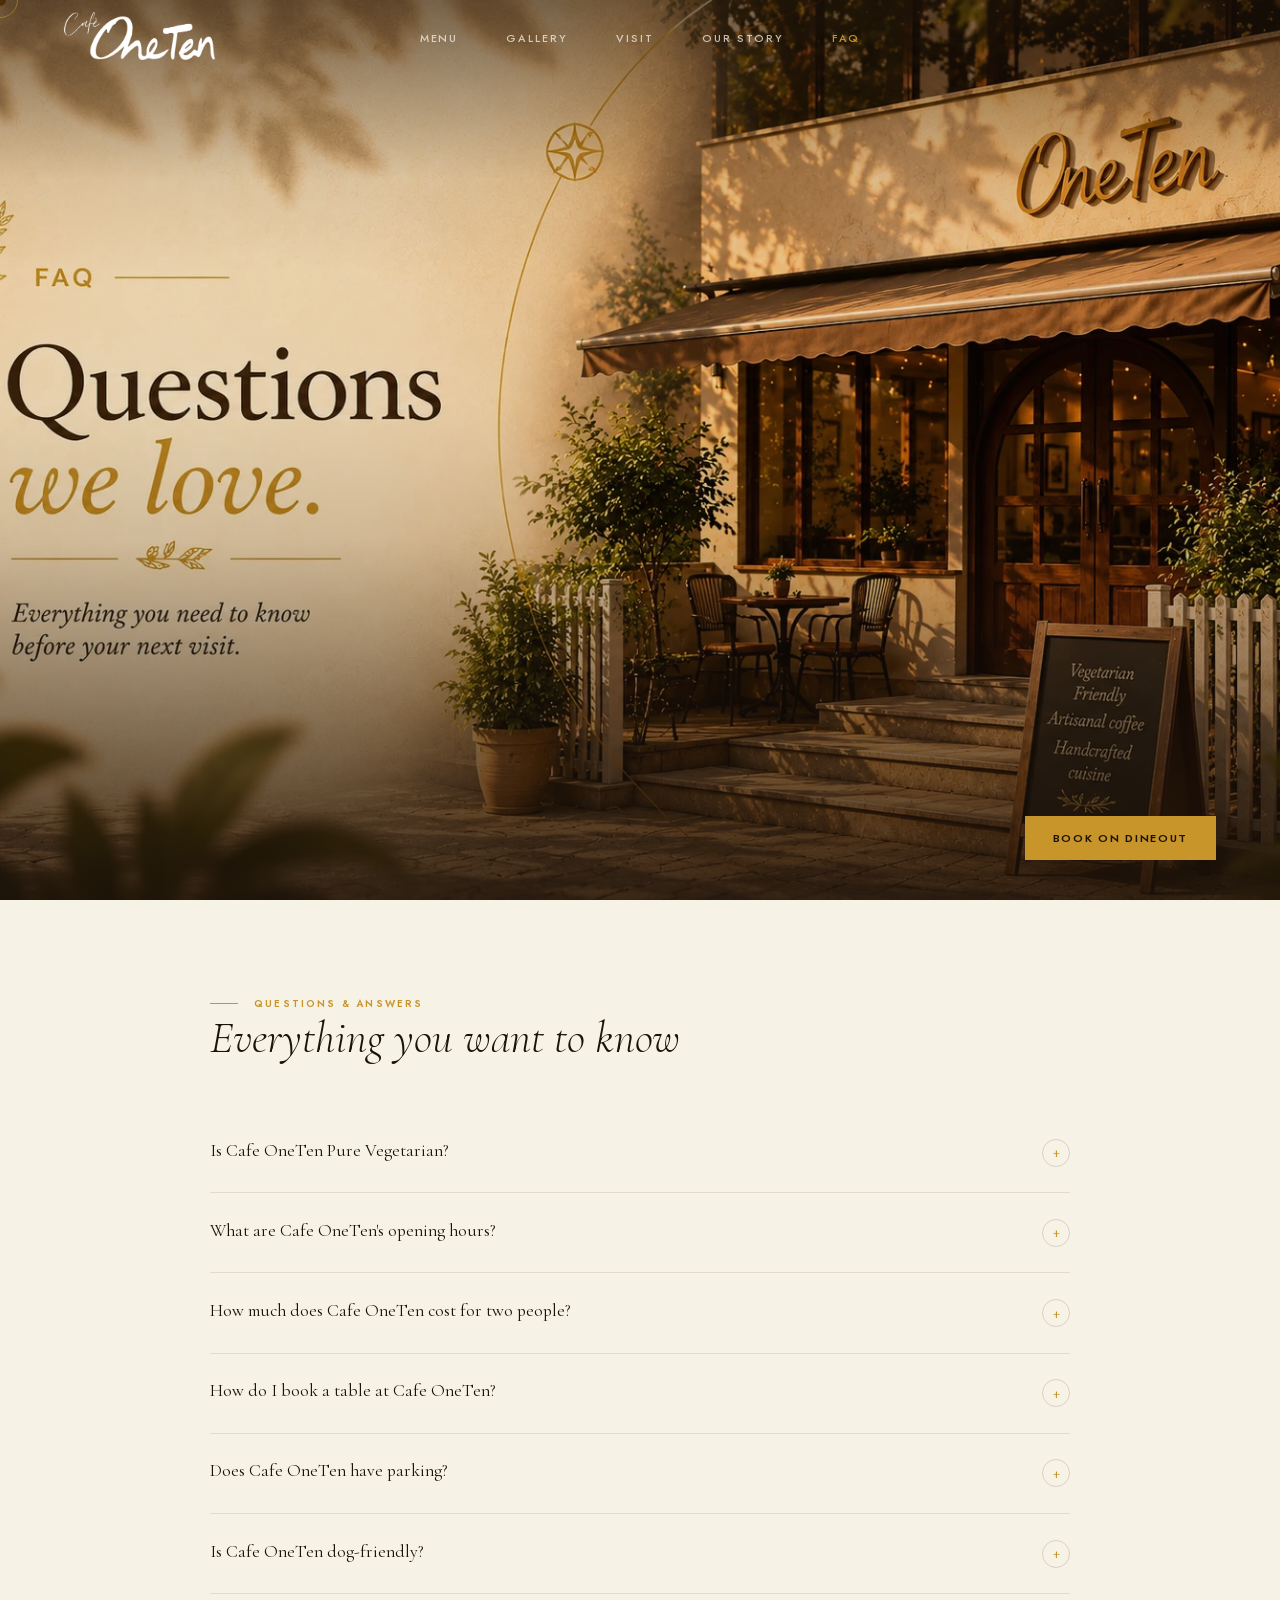
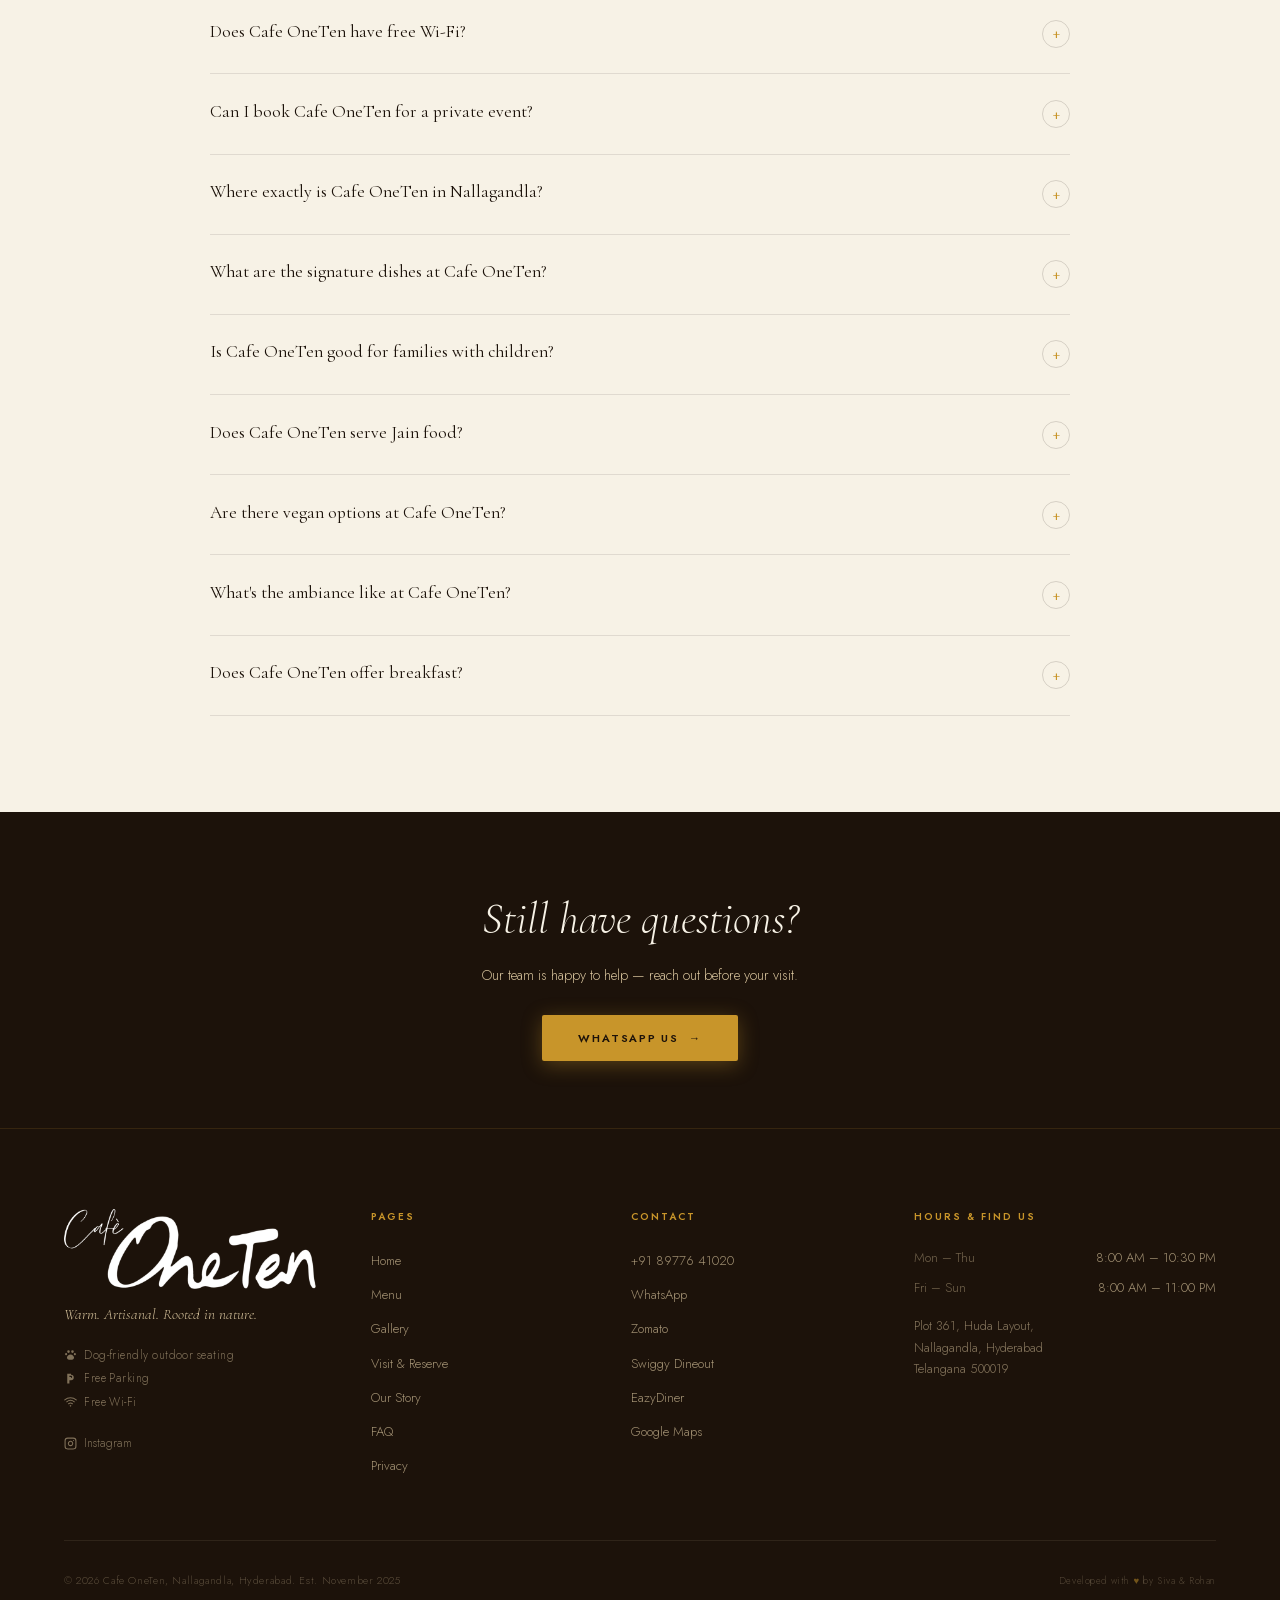
<file: faq/index.html>
<!DOCTYPE html>
<html lang="en-IN">
<head>
  <meta charset="UTF-8" />
  <meta name="viewport" content="width=device-width, initial-scale=1.0" />
  <title>Frequently Asked Questions — Cafe OneTen</title>
  <meta name="description" content="Answers to common questions about Cafe OneTen: vegetarian policy, hours, prices, reservations, parking, dog policy, private events." />
  <link rel="canonical" href="https://cafeoneten.com/faq/" />
  <meta name="robots" content="index, follow, max-snippet:-1, max-image-preview:large, max-video-preview:-1" />
  <meta name="theme-color" content="#1C120A" />
  <meta name="format-detection" content="telephone=yes" />
  <meta name="geo.region" content="IN-TG" />
  <meta name="geo.placename" content="Nallagandla, Hyderabad" />
  <meta name="geo.position" content="17.4721662;78.30501" />
  <meta name="ICBM" content="17.4721662, 78.30501" />
  <link rel="icon" type="image/svg+xml" href="/img/favicon/favicon.svg" />
  <link rel="icon" type="image/png" sizes="32x32" href="/img/favicon/favicon-32.png" />
  <link rel="apple-touch-icon" sizes="180x180" href="/img/favicon/apple-touch-icon.png" />
  <link rel="manifest" href="/manifest.json" />
  <meta property="og:type" content="restaurant.restaurant" />
  <meta property="og:site_name" content="Cafe OneTen" />
  <meta property="og:title" content="Frequently Asked Questions — Cafe OneTen" />
  <meta property="og:description" content="Answers to common questions about Cafe OneTen: vegetarian policy, hours, prices, reservations, parking, dog policy, private events." />
  <meta property="og:image" content="https://cafeoneten.com/img/og/og-cafe-oneten-1200x630.jpg" />
  <meta property="og:image:width" content="1200" />
  <meta property="og:image:height" content="630" />
  <meta property="og:image:alt" content="Cafe OneTen rooftop terrace, Nallagandla Hyderabad" />
  <meta property="og:url" content="https://cafeoneten.com/faq/" />
  <meta property="og:locale" content="en_IN" />
  <meta name="twitter:card" content="summary_large_image" />
  <meta name="twitter:title" content="Frequently Asked Questions — Cafe OneTen" />
  <meta name="twitter:description" content="Answers to common questions about Cafe OneTen: vegetarian policy, hours, prices, reservations, parking, dog policy, private events." />
  <meta name="twitter:image" content="https://cafeoneten.com/img/og/og-cafe-oneten-1200x630.jpg" />
  <link rel="preload" as="font" type="font/woff2" href="/fonts/dancing-script-700.woff2" crossorigin />
  <link rel="preload" as="font" type="font/woff2" href="/fonts/cormorant-garamond-400.woff2" crossorigin />
  <link rel="preload" as="font" type="font/woff2" href="/fonts/jost-300.woff2" crossorigin />
  <link rel="preload" as="image" media="(max-width: 767px)" href="/img/heroes/faq-hero-mobile.webp" fetchpriority="high" />
  <link rel="preload" as="image" media="(min-width: 768px)" href="/img/heroes/faq-hero-desktop.webp" fetchpriority="high" />
  <link rel="preload" href="/css/style.css?v=2611c" as="style" onload="this.onload=null;this.rel='stylesheet'">
  <noscript><link rel="stylesheet" href="/css/style.css?v=2611c"></noscript>
  <script type="application/ld+json">
  {
    "@context": "https://schema.org",
    "@type": "FAQPage",
    "@id": "https://cafeoneten.com/faq#faq",
    "mainEntity": [
      {
        "@type": "Question",
        "name": "Is Cafe OneTen pure vegetarian?",
        "acceptedAnswer": {
          "@type": "Answer",
          "text": "Yes. Cafe OneTen is 100% vegetarian. Dairy and eggs are used in many preparations including pastas, desserts, and French toast. Jain and vegan options are available on request — please mention dietary preferences when booking."
        }
      },
      {
        "@type": "Question",
        "name": "What are Cafe OneTen's opening hours?",
        "acceptedAnswer": {
          "@type": "Answer",
          "text": "Cafe OneTen is open daily from 8:00 AM. We close at 10:30 PM Monday through Thursday, and 11:00 PM Friday through Sunday. The Breakfast Menu is served 8 AM to 5 PM Monday through Thursday, and 8 AM to 1 PM Friday through Sunday."
        }
      },
      {
        "@type": "Question",
        "name": "How much does Cafe OneTen cost for two people?",
        "acceptedAnswer": {
          "@type": "Answer",
          "text": "The average cost for two people at Cafe OneTen is approximately ₹1,300, which includes a main course, beverage, and dessert. Light eaters might spend ₹800–₹1,000, while those ordering wine or multiple items could spend ₹1,500–₹2,000."
        }
      },
      {
        "@type": "Question",
        "name": "How do I book a table at Cafe OneTen?",
        "acceptedAnswer": {
          "@type": "Answer",
          "text": "Reservations are recommended, especially for rooftop seating on weekends. Book via WhatsApp at +91 89776 41020 (fastest), or through Zomato, Swiggy Dineout, or EazyDiner."
        }
      },
      {
        "@type": "Question",
        "name": "Does Cafe OneTen have parking?",
        "acceptedAnswer": {
          "@type": "Answer",
          "text": "Yes. Free on-site parking is available, plus street parking nearby. Look for the glowing OneTen circle sign."
        }
      },
      {
        "@type": "Question",
        "name": "Is Cafe OneTen dog-friendly?",
        "acceptedAnswer": {
          "@type": "Answer",
          "text": "Yes. Dogs are welcome in our outdoor seating areas. Please keep them leashed and inform staff on arrival."
        }
      },
      {
        "@type": "Question",
        "name": "Does Cafe OneTen have free Wi-Fi?",
        "acceptedAnswer": {
          "@type": "Answer",
          "text": "Yes. Free Wi-Fi is available throughout the cafe for all guests."
        }
      },
      {
        "@type": "Question",
        "name": "Can I book Cafe OneTen for a private event?",
        "acceptedAnswer": {
          "@type": "Answer",
          "text": "Yes. The rooftop and individual floors can be reserved for private events including birthdays, anniversaries, and small gatherings. Contact us on WhatsApp at +91 89776 41020 for availability and pricing."
        }
      },
      {
        "@type": "Question",
        "name": "Where exactly is Cafe OneTen in Nallagandla?",
        "acceptedAnswer": {
          "@type": "Answer",
          "text": "Cafe OneTen is at F884+35R, HUDA Layout, Nallagandla, Hyderabad 500019. The cafe is easily reachable from Tellapur, Gachibowli, and Lingampally."
        }
      },
      {
        "@type": "Question",
        "name": "What are the signature dishes at Cafe OneTen?",
        "acceptedAnswer": {
          "@type": "Answer",
          "text": "Our signature dishes include the Deconstructed Tiramisu, Creamy Cajun Pasta, Wood-Fired Paneer and Spinach Pizza, French Toast, and Chocolate Strawberries."
        }
      },
      {
        "@type": "Question",
        "name": "Is Cafe OneTen good for families with children?",
        "acceptedAnswer": {
          "@type": "Answer",
          "text": "Yes. Cafe OneTen welcomes families. The vegetarian menu has plenty of kid-friendly options like pizzas, pastas, and desserts. High chairs are available on request."
        }
      },
      {
        "@type": "Question",
        "name": "Does Cafe OneTen serve Jain food?",
        "acceptedAnswer": {
          "@type": "Answer",
          "text": "Yes. Jain preparations (without onion or garlic) are available on request. Please inform staff when ordering."
        }
      },
      {
        "@type": "Question",
        "name": "Are there vegan options at Cafe OneTen?",
        "acceptedAnswer": {
          "@type": "Answer",
          "text": "Yes. Vegan options are available on request. Several dishes can be modified without dairy or eggs — please ask staff for recommendations."
        }
      },
      {
        "@type": "Question",
        "name": "What's the ambiance like at Cafe OneTen?",
        "acceptedAnswer": {
          "@type": "Answer",
          "text": "Cafe OneTen has two floors of botanical-themed dining: warm interior spaces with petal pendant lamps, a candlelit ambient floor, and a glass-roofed rooftop terrace surrounded by plants. The space is designed for both casual coffee and special-occasion dinners."
        }
      },
      {
        "@type": "Question",
        "name": "Does Cafe OneTen offer breakfast?",
        "acceptedAnswer": {
          "@type": "Answer",
          "text": "Yes. Breakfast is served from 8 AM to 5 PM Monday through Thursday, and 8 AM to 1 PM Friday through Sunday, featuring artisanal coffee, French toast, pancakes, waffles and shakshouka."
        }
      }
    ]
  }
  </script>
  <script type="application/ld+json">
  {
    "@context": "https://schema.org",
    "@type": "BreadcrumbList",
    "itemListElement": [
      { "@type": "ListItem", "position": 1, "name": "Home", "item": "https://cafeoneten.com/" },
      { "@type": "ListItem", "position": 2, "name": "FAQ", "item": "https://cafeoneten.com/faq/" }
    ]
  }
  </script>
  <script type="application/ld+json">
  {
    "@context": "https://schema.org",
    "@type": "Organization",
    "@id": "https://cafeoneten.com/#organization",
    "name": "Cafe OneTen",
    "url": "https://cafeoneten.com/",
    "logo": "https://cafeoneten.com/img/favicon/favicon.svg",
    "contactPoint": {
      "@type": "ContactPoint",
      "telephone": "+918977641020",
      "contactType": "reservations",
      "areaServed": "IN",
      "availableLanguage": ["English", "Hindi", "Telugu"]
    },
    "sameAs": [
      "https://www.instagram.com/cafe.oneten/",
      "https://www.zomato.com/hyderabad/oneten-nallagandla"
    ]
  }
  </script>
</head>
<body>

<div class="cursor" id="cursor"></div>
<div class="cursor-ring" id="cursorRing"></div>

<nav id="nav">
  <a href="/" class="nav-logo"><img src="/img/logo/oneten-white-logo.webp" alt="Cafe OneTen" height="40" width="40"></a>
  <ul class="nav-links">
    <li><a href="/menu/">Menu</a></li>
    <li><a href="/gallery/">Gallery</a></li>
    <li><a href="/visit/">Visit</a></li>
    <li><a href="/story/">Our Story</a></li>
    <li><a href="/faq/" class="active">FAQ</a></li>
  </ul>
  <button class="nav-hamburger" id="navHamburger" aria-label="Open navigation" aria-expanded="false">
    <span></span><span></span><span></span>
  </button>
</nav>

<div class="nav-mobile-menu" id="navMobileMenu" aria-hidden="true">
  <div class="nmm-label">Navigate</div>
  <a href="/menu/"  class="nmm-link">Menu</a>
  <a href="/gallery/" class="nmm-link">Gallery</a>
  <a href="/visit/" class="nmm-link">Visit</a>
  <a href="/story/" class="nmm-link">Our Story</a>
  <a href="/faq/"   class="nmm-link">FAQ</a>
  <div class="nmm-divider"></div>
  <a href="https://www.swiggy.com/restaurants/oneten-nallagandla-beeramguda-hyderabad-1320827/dineout"
     target="_blank" rel="noopener noreferrer"
     class="nmm-cta">Book on Dineout</a>
</div>


<section class="page-hero">
  <picture>
    <source media="(max-width: 768px)" srcset="/img/heroes/faq-hero-mobile.webp" type="image/webp">
    <source srcset="/img/heroes/faq-hero-desktop.webp" type="image/webp">
    <img src="/img/heroes/faq-hero-desktop.webp"
         alt="Cafe OneTen rooftop terrace with botanical plants and candlelit tables, Nallagandla Hyderabad"
         width="1920" height="700"
         fetchpriority="high"
         decoding="sync" />
  </picture>
  <div class="page-hero-overlay"></div>
  <a href="https://www.swiggy.com/restaurants/oneten-nallagandla-beeramguda-hyderabad-1320827/dineout"
     target="_blank" rel="noopener noreferrer"
     class="page-hero-cta">Book on Dineout</a>
</section>

<section class="faq-page-section">
  <div class="faq-page-inner">
    <div class="section-label reveal">Questions &amp; Answers</div>
    <h1 class="reveal" style="transition-delay:.1s">Everything you want to know</h1>

    <div class="faq-item reveal" style="transition-delay:.15s">
      <button class="faq-question">
        Is Cafe OneTen Pure Vegetarian?
        <span class="faq-toggle" aria-hidden="true">+</span>
      </button>
      <div class="faq-answer" role="region">
        <div class="faq-answer-inner">
          <p>No. Though we don't serve meat and are mainly vegetarian focused, OneTen's menu includes Eggs and Dairy.</p>
        </div>
      </div>
    </div>

    <div class="faq-item reveal" style="transition-delay:.2s">
      <button class="faq-question">
        What are Cafe OneTen's opening hours?
        <span class="faq-toggle" aria-hidden="true">+</span>
      </button>
      <div class="faq-answer" role="region">
        <div class="faq-answer-inner">
          <p>Cafe OneTen is open daily from 8:00 AM. We close at 10:30 PM Monday through Thursday, and 11:00 PM Friday through Sunday. Our Breakfast Menu is served 8 AM – 5 PM Monday through Thursday, and 8 AM – 1 PM Friday through Sunday.</p>
        </div>
      </div>
    </div>

    <div class="faq-item reveal" style="transition-delay:.25s">
      <button class="faq-question">
        How much does Cafe OneTen cost for two people?
        <span class="faq-toggle" aria-hidden="true">+</span>
      </button>
      <div class="faq-answer" role="region">
        <div class="faq-answer-inner">
          <p>The average cost for two people at Cafe OneTen is approximately ₹1,300.</p>
        </div>
      </div>
    </div>

    <div class="faq-item reveal" style="transition-delay:.3s">
      <button class="faq-question">
        How do I book a table at Cafe OneTen?
        <span class="faq-toggle" aria-hidden="true">+</span>
      </button>
      <div class="faq-answer" role="region">
        <div class="faq-answer-inner">
          <p>Reservations are recommended, especially for the weekends. Book through District, Dineout, or <a href="https://www.eazydiner.com/hyderabad/oneten-nallagandla-hyderabad-712052" target="_blank" rel="noopener noreferrer">EazyDiner</a>.</p>
        </div>
      </div>
    </div>

    <div class="faq-item reveal" style="transition-delay:.35s">
      <button class="faq-question">
        Does Cafe OneTen have parking?
        <span class="faq-toggle" aria-hidden="true">+</span>
      </button>
      <div class="faq-answer" role="region">
        <div class="faq-answer-inner">
          <p>Yes. Free on-site parking is available, plus street parking nearby. Look for the glowing OneTen circle sign.</p>
        </div>
      </div>
    </div>

    <div class="faq-item reveal" style="transition-delay:.4s">
      <button class="faq-question">
        Is Cafe OneTen dog-friendly?
        <span class="faq-toggle" aria-hidden="true">+</span>
      </button>
      <div class="faq-answer" role="region">
        <div class="faq-answer-inner">
          <p>Yes. Dogs are welcome in our outdoor seating areas. Please keep them leashed and inform staff on arrival.</p>
        </div>
      </div>
    </div>

    <div class="faq-item reveal" style="transition-delay:.45s">
      <button class="faq-question">
        Does Cafe OneTen have free Wi-Fi?
        <span class="faq-toggle" aria-hidden="true">+</span>
      </button>
      <div class="faq-answer" role="region">
        <div class="faq-answer-inner">
          <p>Yes. Free Wi-Fi is available throughout the cafe for all guests.</p>
        </div>
      </div>
    </div>

    <div class="faq-item reveal" style="transition-delay:.5s">
      <button class="faq-question">
        Can I book Cafe OneTen for a private event?
        <span class="faq-toggle" aria-hidden="true">+</span>
      </button>
      <div class="faq-answer" role="region">
        <div class="faq-answer-inner">
          <p>Yes. Specific tables or the entire area can be reserved for private events including birthdays, anniversaries, and small gatherings. Contact us on <a href="https://wa.me/918977641020" target="_blank" rel="noopener noreferrer">WhatsApp at +91 89776 41020</a> or walk in and talk to our manager for availability and pricing.</p>
        </div>
      </div>
    </div>

    <div class="faq-item reveal" style="transition-delay:.55s">
      <button class="faq-question">
        Where exactly is Cafe OneTen in Nallagandla?
        <span class="faq-toggle" aria-hidden="true">+</span>
      </button>
      <div class="faq-answer" role="region">
        <div class="faq-answer-inner">
          <p>Cafe OneTen is at F884+35R, HUDA Layout, Nallagandla, Hyderabad 500019. The cafe is easily reachable from Tellapur, Gachibowli, and Lingampally. Search us on Google and directions will be available.</p>
        </div>
      </div>
    </div>

    <div class="faq-item reveal" style="transition-delay:.6s">
      <button class="faq-question">
        What are the signature dishes at Cafe OneTen?
        <span class="faq-toggle" aria-hidden="true">+</span>
      </button>
      <div class="faq-answer" role="region">
        <div class="faq-answer-inner">
          <p>Our signature dishes include the Deconstructed Tiramisu, our in-house puff base or 00 Italian base pizzas, all our curated rice bowls, our take on onion rings using zucchini — we call them Zucchini Zings.</p>
        </div>
      </div>
    </div>

    <div class="faq-item reveal" style="transition-delay:.65s">
      <button class="faq-question">
        Is Cafe OneTen good for families with children?
        <span class="faq-toggle" aria-hidden="true">+</span>
      </button>
      <div class="faq-answer" role="region">
        <div class="faq-answer-inner">
          <p>Yes. Cafe OneTen's customers are primarily families from the surrounding neighbourhood. Our menu has plenty of kid-friendly options like pizzas, pastas, and desserts. High chairs are available on request.</p>
        </div>
      </div>
    </div>

    <div class="faq-item reveal" style="transition-delay:.7s">
      <button class="faq-question">
        Does Cafe OneTen serve Jain food?
        <span class="faq-toggle" aria-hidden="true">+</span>
      </button>
      <div class="faq-answer" role="region">
        <div class="faq-answer-inner">
          <p>Yes. Jain preparations (without onion or garlic) are available on request for certain items on the menu. Please inform staff when ordering and they'll assist you.</p>
        </div>
      </div>
    </div>

    <div class="faq-item reveal" style="transition-delay:.75s">
      <button class="faq-question">
        Are there vegan options at Cafe OneTen?
        <span class="faq-toggle" aria-hidden="true">+</span>
      </button>
      <div class="faq-answer" role="region">
        <div class="faq-answer-inner">
          <p>Yes. Vegan options are available on request. Several dishes can be modified without dairy — please ask our staff for recommendations.</p>
        </div>
      </div>
    </div>

    <div class="faq-item reveal" style="transition-delay:.8s">
      <button class="faq-question">
        What's the ambiance like at Cafe OneTen?
        <span class="faq-toggle" aria-hidden="true">+</span>
      </button>
      <div class="faq-answer" role="region">
        <div class="faq-answer-inner">
          <p>Cafe OneTen has two floors for dining. Warm interior spaces, a mood lit ambient indoor seating and a glass-roofed gazebo surrounded by plants.</p>
        </div>
      </div>
    </div>

    <div class="faq-item reveal" style="transition-delay:.85s">
      <button class="faq-question">
        Does Cafe OneTen offer breakfast?
        <span class="faq-toggle" aria-hidden="true">+</span>
      </button>
      <div class="faq-answer" role="region">
        <div class="faq-answer-inner">
          <p>Yes. Breakfast is served from 8 AM to 5 PM Monday through Thursday, and 8 AM to 1 PM Friday through Sunday, featuring artisanal coffee, smoothie bowls, French toast, pancakes and shakshouka.</p>
        </div>
      </div>
    </div>

  </div>
</section>

<section class="menu-cta-strip reveal">
  <h2>Still have questions?</h2>
  <p>Our team is happy to help — reach out before your visit.</p>
  <a href="https://www.swiggy.com/restaurants/oneten-nallagandla-beeramguda-hyderabad-1320827/dineout"
     target="_blank" rel="noopener noreferrer"
     class="btn-primary">WhatsApp us &nbsp;→</a>
</section>

<footer>
  <div class="footer-top">
    <div class="footer-brand">
      <img class="wordmark" src="/img/logo/oneten-white-logo.webp" alt="Cafe OneTen" height="64" width="64">
      <span class="tagline">Warm. Artisanal. Rooted in nature.</span>
      <div class="footer-amenities">
        <span class="footer-amenity"><svg xmlns="http://www.w3.org/2000/svg" viewBox="0 0 24 24" fill="currentColor" aria-hidden="true"><path d="M8.35 2.4a2.4 2.4 0 1 0 0 4.8 2.4 2.4 0 0 0 0-4.8zm7.3 0a2.4 2.4 0 1 0 0 4.8 2.4 2.4 0 0 0 0-4.8zM3.9 7.6a1.9 1.9 0 1 0 0 3.8 1.9 1.9 0 0 0 0-3.8zm16.2 0a1.9 1.9 0 1 0 0 3.8 1.9 1.9 0 0 0 0-3.8zM12 10c-3.2 0-6.5 2.5-6.5 5.8 0 1.7 1 3.1 2.5 3.8.6.3 1.2.4 2 .4h4c.8 0 1.4-.1 2-.4 1.5-.7 2.5-2.1 2.5-3.8C18.5 12.5 15.2 10 12 10z"/></svg> Dog-friendly outdoor seating</span>
        <span class="footer-amenity"><svg xmlns="http://www.w3.org/2000/svg" viewBox="0 0 24 24" fill="currentColor" aria-hidden="true"><path d="M13 3H6v18h4v-6h3a5 5 0 0 0 0-10zm0 6H10V7h3a2 2 0 0 1 0 4z"/></svg> Free Parking</span>
        <span class="footer-amenity"><svg xmlns="http://www.w3.org/2000/svg" viewBox="0 0 24 24" fill="none" stroke="currentColor" stroke-width="2" stroke-linecap="round" aria-hidden="true"><path d="M5 12.55a11 11 0 0 1 14.08 0"/><path d="M1.42 9a16 16 0 0 1 21.16 0"/><path d="M8.53 16.11a6 6 0 0 1 6.95 0"/><circle cx="12" cy="20" r=".5" fill="currentColor"/></svg> Free Wi-Fi</span>
      </div>
      <div class="footer-brand-social">
        <a href="https://www.instagram.com/cafe.oneten/" target="_blank" rel="noopener noreferrer"><svg xmlns="http://www.w3.org/2000/svg" viewBox="0 0 24 24" fill="none" stroke="currentColor" stroke-width="2" stroke-linecap="round" stroke-linejoin="round" aria-hidden="true"><rect x="2" y="2" width="20" height="20" rx="5"/><path d="M16 11.37A4 4 0 1 1 12.63 8 4 4 0 0 1 16 11.37z"/><line x1="17.5" y1="6.5" x2="17.51" y2="6.5"/></svg> Instagram</a>
      </div>
    </div>
    <div>
      <div class="footer-col-title">Pages</div>
      <ul class="footer-links">
        <li><a href="/">Home</a></li>
        <li><a href="/menu/">Menu</a></li>
        <li><a href="/gallery/">Gallery</a></li>
        <li><a href="/visit/">Visit &amp; Reserve</a></li>
        <li><a href="/story/">Our Story</a></li>
        <li><a href="/faq/">FAQ</a></li>
        <li><a href="/privacy/">Privacy</a></li>
      </ul>
    </div>
    <div>
      <div class="footer-col-title">Contact</div>
      <ul class="footer-links">
        <li><a href="tel:+918977641020">+91 89776 41020</a></li>
        <li><a href="https://wa.me/918977641020" target="_blank" rel="noopener noreferrer">WhatsApp</a></li>
        <li><a href="https://www.zomato.com/hyderabad/oneten-nallagandla" target="_blank" rel="noopener noreferrer">Zomato</a></li>
        <li><a href="https://www.swiggy.com/restaurants/oneten-nallagandla-beeramguda-hyderabad-1320827/dineout" target="_blank" rel="noopener noreferrer">Swiggy Dineout</a></li>
        <li><a href="https://www.eazydiner.com/hyderabad/oneten-nallagandla-hyderabad-712052" target="_blank" rel="noopener noreferrer">EazyDiner</a></li>
        <li><a href="https://maps.app.goo.gl/hsdGhktTJDioT9mF8" target="_blank" rel="noopener noreferrer">Google Maps</a></li>
      </ul>
    </div>
    <div>
      <div class="footer-col-title">Hours &amp; Find Us</div>
      <ul class="footer-links footer-hours">
        <li><span>Mon – Thu</span><span>8:00 AM – 10:30 PM</span></li>
        <li><span>Fri – Sun</span><span>8:00 AM – 11:00 PM</span></li>
      </ul>
      <address class="footer-address">
        Plot 361, Huda Layout,<br/>
        Nallagandla, Hyderabad<br/>
        Telangana 500019
      </address>
    </div>
  </div>
  <hr class="footer-divider" />
  <div class="footer-bottom">
    <span class="footer-copy">© 2026 Cafe OneTen, Nallagandla, Hyderabad. Est. November 2025</span>
    <a class="footer-credit" href="https://wa.me/917893746635" target="_blank" rel="noopener noreferrer">Developed with <span class="credit-heart">♥</span> by Siva &amp; Rohan</a>
  </div>
  <script type="application/ld+json">
  {
    "@context": "https://schema.org",
    "@type": "Organization",
    "@id": "https://cafeoneten.com/#organization",
    "name": "Cafe OneTen",
    "url": "https://cafeoneten.com/",
    "logo": "https://cafeoneten.com/img/favicon/favicon.svg",
    "contactPoint": {
      "@type": "ContactPoint",
      "telephone": "+918977641020",
      "contactType": "reservations",
      "areaServed": "IN",
      "availableLanguage": ["English", "Hindi", "Telugu"]
    },
    "sameAs": [
      "https://www.instagram.com/cafe.oneten/",
      "https://www.zomato.com/hyderabad/oneten-nallagandla"
    ]
  }
  </script>
</footer>

<div class="sticky-mobile-cta">
  <a href="tel:+918977641020" class="smcta-call" aria-label="Call Cafe OneTen">📞 Call</a>
  <a href="https://wa.me/918977641020"
     target="_blank" rel="noopener noreferrer"
     class="smcta-wa" aria-label="WhatsApp Cafe OneTen">💬 WhatsApp</a>
</div>

<script src="/js/main.js?v=2611" defer></script>
</body>
</html>
</file>
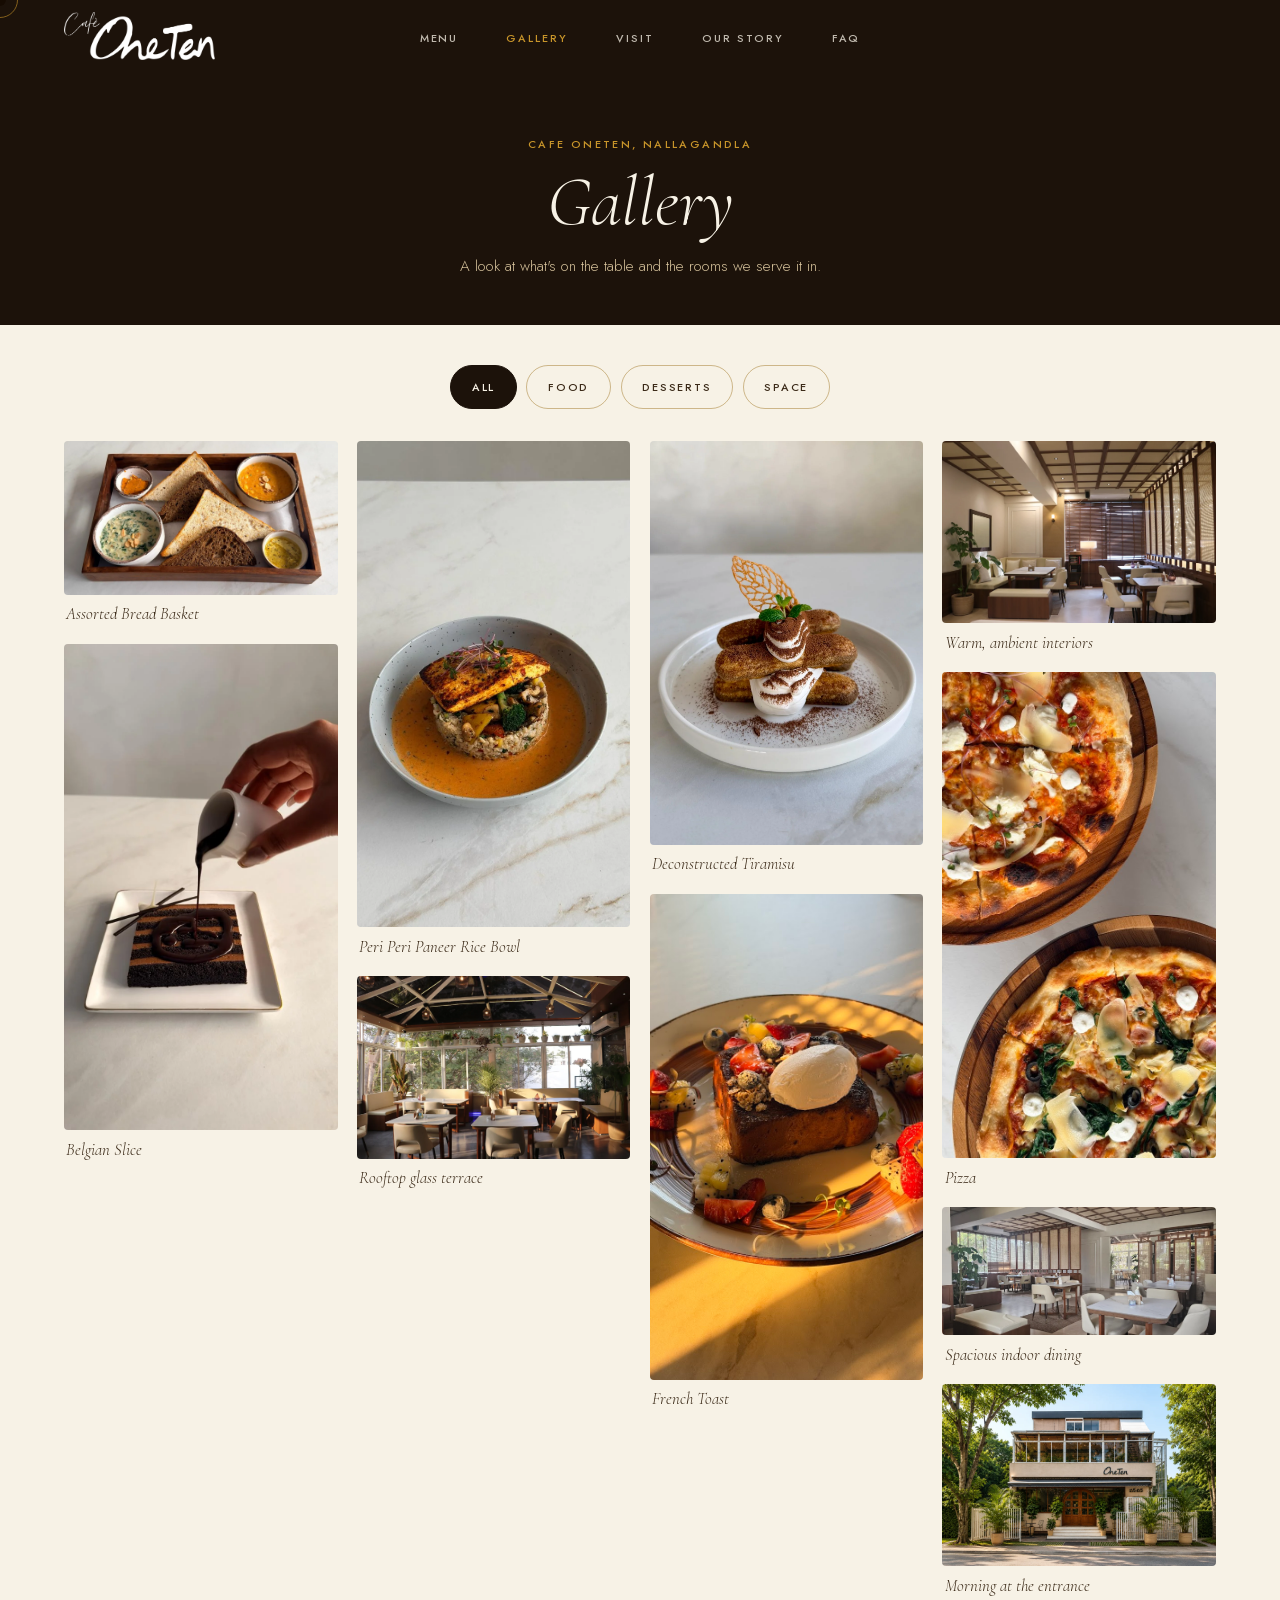
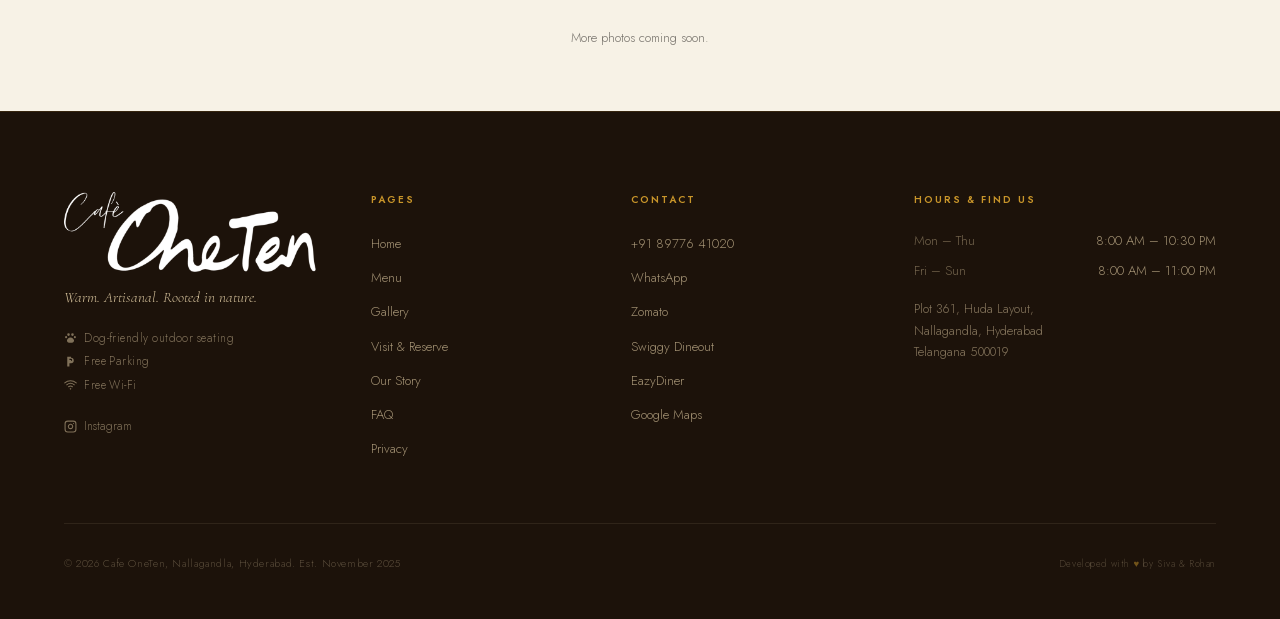
<file: gallery/index.html>
<!DOCTYPE html>
<html lang="en-IN">
<head>
  <meta charset="UTF-8" />
  <meta name="viewport" content="width=device-width, initial-scale=1.0" />
  <title>Gallery | Cafe OneTen, Nallagandla</title>
  <meta name="description" content="Photos from Cafe OneTen, Nallagandla: our dishes, desserts and the botanical interiors and rooftop terrace. More photos coming soon." />
  <link rel="canonical" href="https://cafeoneten.com/gallery/" />
  <meta name="robots" content="index, follow, max-snippet:-1, max-image-preview:large, max-video-preview:-1" />
  <meta name="theme-color" content="#1C120A" />
  <meta name="format-detection" content="telephone=yes" />
  <meta name="geo.region" content="IN-TG" />
  <meta name="geo.placename" content="Nallagandla, Hyderabad" />
  <meta name="geo.position" content="17.4721662;78.30501" />
  <meta name="ICBM" content="17.4721662, 78.30501" />
  <link rel="icon" type="image/svg+xml" href="/img/favicon/favicon.svg" />
  <link rel="icon" type="image/png" sizes="32x32" href="/img/favicon/favicon-32.png" />
  <link rel="apple-touch-icon" sizes="180x180" href="/img/favicon/apple-touch-icon.png" />
  <link rel="manifest" href="/manifest.json" />
  <meta property="og:type" content="restaurant.restaurant" />
  <meta property="og:site_name" content="Cafe OneTen" />
  <meta property="og:title" content="Gallery | Cafe OneTen, Nallagandla" />
  <meta property="og:description" content="Photos from Cafe OneTen, Nallagandla: our dishes, desserts and the botanical interiors and rooftop terrace. More photos coming soon." />
  <meta property="og:image" content="https://cafeoneten.com/img/og/og-cafe-oneten-1200x630.jpg" />
  <meta property="og:image:width" content="1200" />
  <meta property="og:image:height" content="630" />
  <meta property="og:image:alt" content="Cafe OneTen rooftop terrace, Nallagandla Hyderabad" />
  <meta property="og:url" content="https://cafeoneten.com/gallery/" />
  <meta property="og:locale" content="en_IN" />
  <meta name="twitter:card" content="summary_large_image" />
  <meta name="twitter:title" content="Gallery | Cafe OneTen, Nallagandla" />
  <meta name="twitter:description" content="Photos from Cafe OneTen, Nallagandla: our dishes, desserts and the botanical interiors and rooftop terrace. More photos coming soon." />
  <meta name="twitter:image" content="https://cafeoneten.com/img/og/og-cafe-oneten-1200x630.jpg" />
  <link rel="preload" as="font" type="font/woff2" href="/fonts/dancing-script-700.woff2" crossorigin />
  <link rel="preload" as="font" type="font/woff2" href="/fonts/cormorant-garamond-400.woff2" crossorigin />
  <link rel="preload" as="font" type="font/woff2" href="/fonts/jost-300.woff2" crossorigin />
  <link rel="preload" href="/css/style.css?v=2611c" as="style" onload="this.onload=null;this.rel='stylesheet'">
  <noscript><link rel="stylesheet" href="/css/style.css?v=2611c"></noscript>
  <script type="application/ld+json">
  {
    "@context": "https://schema.org",
    "@type": "BreadcrumbList",
    "itemListElement": [
      { "@type": "ListItem", "position": 1, "name": "Home", "item": "https://cafeoneten.com/" },
      { "@type": "ListItem", "position": 2, "name": "Gallery", "item": "https://cafeoneten.com/gallery/" }
    ]
  }
  </script>
</head>
<body>

<div class="cursor" id="cursor"></div>
<div class="cursor-ring" id="cursorRing"></div>

<nav id="nav">
  <a href="/" class="nav-logo"><img src="/img/logo/oneten-white-logo.webp" alt="Cafe OneTen" height="40" width="40"></a>
  <ul class="nav-links">
    <li><a href="/menu/">Menu</a></li>
    <li><a href="/gallery/" class="active">Gallery</a></li>
    <li><a href="/visit/">Visit</a></li>
    <li><a href="/story/">Our Story</a></li>
    <li><a href="/faq/">FAQ</a></li>
  </ul>
  <button class="nav-hamburger" id="navHamburger" aria-label="Open navigation" aria-expanded="false">
    <span></span><span></span><span></span>
  </button>
</nav>

<div class="nav-mobile-menu" id="navMobileMenu" aria-hidden="true">
  <div class="nmm-label">Navigate</div>
  <a href="/menu/"  class="nmm-link">Menu</a>
  <a href="/gallery/" class="nmm-link">Gallery</a>
  <a href="/visit/" class="nmm-link">Visit</a>
  <a href="/story/" class="nmm-link">Our Story</a>
  <a href="/faq/"   class="nmm-link">FAQ</a>
  <div class="nmm-divider"></div>
  <a href="https://www.swiggy.com/restaurants/oneten-nallagandla-beeramguda-hyderabad-1320827/dineout"
     target="_blank" rel="noopener noreferrer"
     class="nmm-cta">Book on Dineout</a>
</div>


<main>
<header class="gallery-hero">
  <p class="gallery-eyebrow">Cafe OneTen, Nallagandla</p>
  <h1>Gallery</h1>
  <p class="gallery-sub">A look at what's on the table and the rooms we serve it in.</p>
</header>

<section class="gallery-section" aria-label="Photo gallery">
  <div class="gallery-filters" role="group" aria-label="Filter photos" hidden>
    <button type="button" class="gallery-filter" data-filter="all" aria-pressed="true">All</button>
    <button type="button" class="gallery-filter" data-filter="food" aria-pressed="false">Food</button>
    <button type="button" class="gallery-filter" data-filter="desserts" aria-pressed="false">Desserts</button>
    <button type="button" class="gallery-filter" data-filter="space" aria-pressed="false">Space</button>
  </div>
  <div class="gallery-grid" id="galleryGrid">
    <figure class="gallery-item" data-cat="food">
      <a class="gallery-link" href="/img/dishes/assorted-bread-basket-cafe-oneten.webp" data-caption="Assorted Bread Basket">
        <img src="/img/dishes/assorted-bread-basket-cafe-oneten.webp" alt="A basket of freshly baked assorted breads at Cafe OneTen" width="1280" height="720" style="aspect-ratio:1280/720" decoding="async" />
      </a>
      <figcaption>Assorted Bread Basket</figcaption>
    </figure>
    <figure class="gallery-item" data-cat="desserts">
      <a class="gallery-link" href="/img/dishes/belgian-slice-cafe-oneten.webp" data-caption="Belgian Slice">
        <img src="/img/dishes/belgian-slice-cafe-oneten.webp" alt="A slice of Belgian chocolate dessert on a plate at Cafe OneTen" width="720" height="1280" style="aspect-ratio:720/1280" decoding="async" />
      </a>
      <figcaption>Belgian Slice</figcaption>
    </figure>
    <figure class="gallery-item" data-cat="food">
      <a class="gallery-link" href="/img/dishes/peri-peri-paneer-rice-bowl-cafe-oneten.webp" data-caption="Peri Peri Paneer Rice Bowl">
        <img src="/img/dishes/peri-peri-paneer-rice-bowl-cafe-oneten.webp" alt="A peri peri paneer rice bowl at Cafe OneTen" width="720" height="1280" style="aspect-ratio:720/1280" decoding="async" />
      </a>
      <figcaption>Peri Peri Paneer Rice Bowl</figcaption>
    </figure>
    <figure class="gallery-item" data-cat="space">
      <a class="gallery-link" href="/img/interior/rooftop-glass-terrace-cafe-oneten.webp" data-caption="Rooftop glass terrace">
        <img src="/img/interior/rooftop-glass-terrace-cafe-oneten.webp" alt="The glass-roofed rooftop terrace at Cafe OneTen, surrounded by plants" width="1360" height="907" style="aspect-ratio:1360/907" loading="lazy" decoding="async" />
      </a>
      <figcaption>Rooftop glass terrace</figcaption>
    </figure>
    <figure class="gallery-item" data-cat="desserts">
      <a class="gallery-link" href="/img/dishes/deconstructed-tiramisu-cafe-oneten.webp" data-caption="Deconstructed Tiramisu">
        <img src="/img/dishes/deconstructed-tiramisu-cafe-oneten.webp" alt="A plated deconstructed tiramisu at Cafe OneTen" width="1084" height="1600" style="aspect-ratio:1084/1600" loading="lazy" decoding="async" />
      </a>
      <figcaption>Deconstructed Tiramisu</figcaption>
    </figure>
    <figure class="gallery-item" data-cat="food">
      <a class="gallery-link" href="/img/dishes/french-toast-cafe-oneten.webp" data-caption="French Toast">
        <img src="/img/dishes/french-toast-cafe-oneten.webp" alt="French toast served at Cafe OneTen" width="608" height="1080" style="aspect-ratio:608/1080" loading="lazy" decoding="async" />
      </a>
      <figcaption>French Toast</figcaption>
    </figure>
    <figure class="gallery-item" data-cat="space">
      <a class="gallery-link" href="/img/interior/interior-warm-ambient-cafe-oneten.webp" data-caption="Warm, ambient interiors">
        <img src="/img/interior/interior-warm-ambient-cafe-oneten.webp" alt="Warm ambient dining interior with pendant lamps at Cafe OneTen" width="1360" height="907" style="aspect-ratio:1360/907" loading="lazy" decoding="async" />
      </a>
      <figcaption>Warm, ambient interiors</figcaption>
    </figure>
    <figure class="gallery-item" data-cat="food">
      <a class="gallery-link" href="/img/dishes/paneer-spinach-pizza-cafe-oneten.webp" data-caption="Pizza">
        <img src="/img/dishes/paneer-spinach-pizza-cafe-oneten.webp" alt="A freshly baked pizza at Cafe OneTen" width="608" height="1080" style="aspect-ratio:608/1080" loading="lazy" decoding="async" />
      </a>
      <figcaption>Pizza</figcaption>
    </figure>
    <figure class="gallery-item" data-cat="space">
      <a class="gallery-link" href="/img/interior/interior-spacious-dining-cafe-oneten.webp" data-caption="Spacious indoor dining">
        <img src="/img/interior/interior-spacious-dining-cafe-oneten.webp" alt="The spacious indoor dining floor at Cafe OneTen" width="1360" height="635" style="aspect-ratio:1360/635" loading="lazy" decoding="async" />
      </a>
      <figcaption>Spacious indoor dining</figcaption>
    </figure>
    <figure class="gallery-item" data-cat="space">
      <a class="gallery-link" href="/img/interior/morning-exterior-cafe-oneten.webp" data-caption="Morning at the entrance">
        <img src="/img/interior/morning-exterior-cafe-oneten.webp" alt="The exterior and entrance of Cafe OneTen on a morning in Nallagandla" width="1536" height="1024" style="aspect-ratio:1536/1024" loading="lazy" decoding="async" />
      </a>
      <figcaption>Morning at the entrance</figcaption>
    </figure>
  </div>
  <p class="gallery-note">More photos coming soon.</p>
</section>
</main>

<dialog class="gallery-lightbox" id="galleryLightbox" aria-label="Photo viewer">
  <button type="button" class="gallery-lb-close" aria-label="Close">&times;</button>
  <button type="button" class="gallery-lb-nav gallery-lb-prev" aria-label="Previous photo">&#8249;</button>
  <figure class="gallery-lb-fig">
    <img class="gallery-lb-img" alt="" />
    <figcaption class="gallery-lb-cap"></figcaption>
  </figure>
  <button type="button" class="gallery-lb-nav gallery-lb-next" aria-label="Next photo">&#8250;</button>
</dialog>

<footer>
  <div class="footer-top">
    <div class="footer-brand">
      <img class="wordmark" src="/img/logo/oneten-white-logo.webp" alt="Cafe OneTen" height="64" width="64">
      <span class="tagline">Warm. Artisanal. Rooted in nature.</span>
      <div class="footer-amenities">
        <span class="footer-amenity"><svg xmlns="http://www.w3.org/2000/svg" viewBox="0 0 24 24" fill="currentColor" aria-hidden="true"><path d="M8.35 2.4a2.4 2.4 0 1 0 0 4.8 2.4 2.4 0 0 0 0-4.8zm7.3 0a2.4 2.4 0 1 0 0 4.8 2.4 2.4 0 0 0 0-4.8zM3.9 7.6a1.9 1.9 0 1 0 0 3.8 1.9 1.9 0 0 0 0-3.8zm16.2 0a1.9 1.9 0 1 0 0 3.8 1.9 1.9 0 0 0 0-3.8zM12 10c-3.2 0-6.5 2.5-6.5 5.8 0 1.7 1 3.1 2.5 3.8.6.3 1.2.4 2 .4h4c.8 0 1.4-.1 2-.4 1.5-.7 2.5-2.1 2.5-3.8C18.5 12.5 15.2 10 12 10z"/></svg> Dog-friendly outdoor seating</span>
        <span class="footer-amenity"><svg xmlns="http://www.w3.org/2000/svg" viewBox="0 0 24 24" fill="currentColor" aria-hidden="true"><path d="M13 3H6v18h4v-6h3a5 5 0 0 0 0-10zm0 6H10V7h3a2 2 0 0 1 0 4z"/></svg> Free Parking</span>
        <span class="footer-amenity"><svg xmlns="http://www.w3.org/2000/svg" viewBox="0 0 24 24" fill="none" stroke="currentColor" stroke-width="2" stroke-linecap="round" aria-hidden="true"><path d="M5 12.55a11 11 0 0 1 14.08 0"/><path d="M1.42 9a16 16 0 0 1 21.16 0"/><path d="M8.53 16.11a6 6 0 0 1 6.95 0"/><circle cx="12" cy="20" r=".5" fill="currentColor"/></svg> Free Wi-Fi</span>
      </div>
      <div class="footer-brand-social">
        <a href="https://www.instagram.com/cafe.oneten/" target="_blank" rel="noopener noreferrer"><svg xmlns="http://www.w3.org/2000/svg" viewBox="0 0 24 24" fill="none" stroke="currentColor" stroke-width="2" stroke-linecap="round" stroke-linejoin="round" aria-hidden="true"><rect x="2" y="2" width="20" height="20" rx="5"/><path d="M16 11.37A4 4 0 1 1 12.63 8 4 4 0 0 1 16 11.37z"/><line x1="17.5" y1="6.5" x2="17.51" y2="6.5"/></svg> Instagram</a>
      </div>
    </div>
    <div>
      <div class="footer-col-title">Pages</div>
      <ul class="footer-links">
        <li><a href="/">Home</a></li>
        <li><a href="/menu/">Menu</a></li>
        <li><a href="/gallery/">Gallery</a></li>
        <li><a href="/visit/">Visit &amp; Reserve</a></li>
        <li><a href="/story/">Our Story</a></li>
        <li><a href="/faq/">FAQ</a></li>
        <li><a href="/privacy/">Privacy</a></li>
      </ul>
    </div>
    <div>
      <div class="footer-col-title">Contact</div>
      <ul class="footer-links">
        <li><a href="tel:+918977641020">+91 89776 41020</a></li>
        <li><a href="https://wa.me/918977641020" target="_blank" rel="noopener noreferrer">WhatsApp</a></li>
        <li><a href="https://www.zomato.com/hyderabad/oneten-nallagandla" target="_blank" rel="noopener noreferrer">Zomato</a></li>
        <li><a href="https://www.swiggy.com/restaurants/oneten-nallagandla-beeramguda-hyderabad-1320827/dineout" target="_blank" rel="noopener noreferrer">Swiggy Dineout</a></li>
        <li><a href="https://www.eazydiner.com/hyderabad/oneten-nallagandla-hyderabad-712052" target="_blank" rel="noopener noreferrer">EazyDiner</a></li>
        <li><a href="https://maps.app.goo.gl/hsdGhktTJDioT9mF8" target="_blank" rel="noopener noreferrer">Google Maps</a></li>
      </ul>
    </div>
    <div>
      <div class="footer-col-title">Hours &amp; Find Us</div>
      <ul class="footer-links footer-hours">
        <li><span>Mon – Thu</span><span>8:00 AM – 10:30 PM</span></li>
        <li><span>Fri – Sun</span><span>8:00 AM – 11:00 PM</span></li>
      </ul>
      <address class="footer-address">
        Plot 361, Huda Layout,<br/>
        Nallagandla, Hyderabad<br/>
        Telangana 500019
      </address>
    </div>
  </div>
  <hr class="footer-divider" />
  <div class="footer-bottom">
    <span class="footer-copy">© 2026 Cafe OneTen, Nallagandla, Hyderabad. Est. November 2025</span>
    <a class="footer-credit" href="https://wa.me/917893746635" target="_blank" rel="noopener noreferrer">Developed with <span class="credit-heart">♥</span> by Siva &amp; Rohan</a>
  </div>
  <script type="application/ld+json">
  {
    "@context": "https://schema.org",
    "@type": "Organization",
    "@id": "https://cafeoneten.com/#organization",
    "name": "Cafe OneTen",
    "url": "https://cafeoneten.com/",
    "logo": "https://cafeoneten.com/img/favicon/favicon.svg",
    "contactPoint": {
      "@type": "ContactPoint",
      "telephone": "+918977641020",
      "contactType": "reservations",
      "areaServed": "IN",
      "availableLanguage": ["English", "Hindi", "Telugu"]
    },
    "sameAs": [
      "https://www.instagram.com/cafe.oneten/",
      "https://www.zomato.com/hyderabad/oneten-nallagandla"
    ]
  }
  </script>
</footer>

<div class="sticky-mobile-cta">
  <a href="tel:+918977641020" class="smcta-call" aria-label="Call Cafe OneTen">📞 Call</a>
  <a href="https://wa.me/918977641020"
     target="_blank" rel="noopener noreferrer"
     class="smcta-wa" aria-label="WhatsApp Cafe OneTen">💬 WhatsApp</a>
</div>

<script src="/js/main.js?v=2611" defer></script>
<script src="/js/gallery.js?v=2611" defer></script>
</body>
</html>
</file>
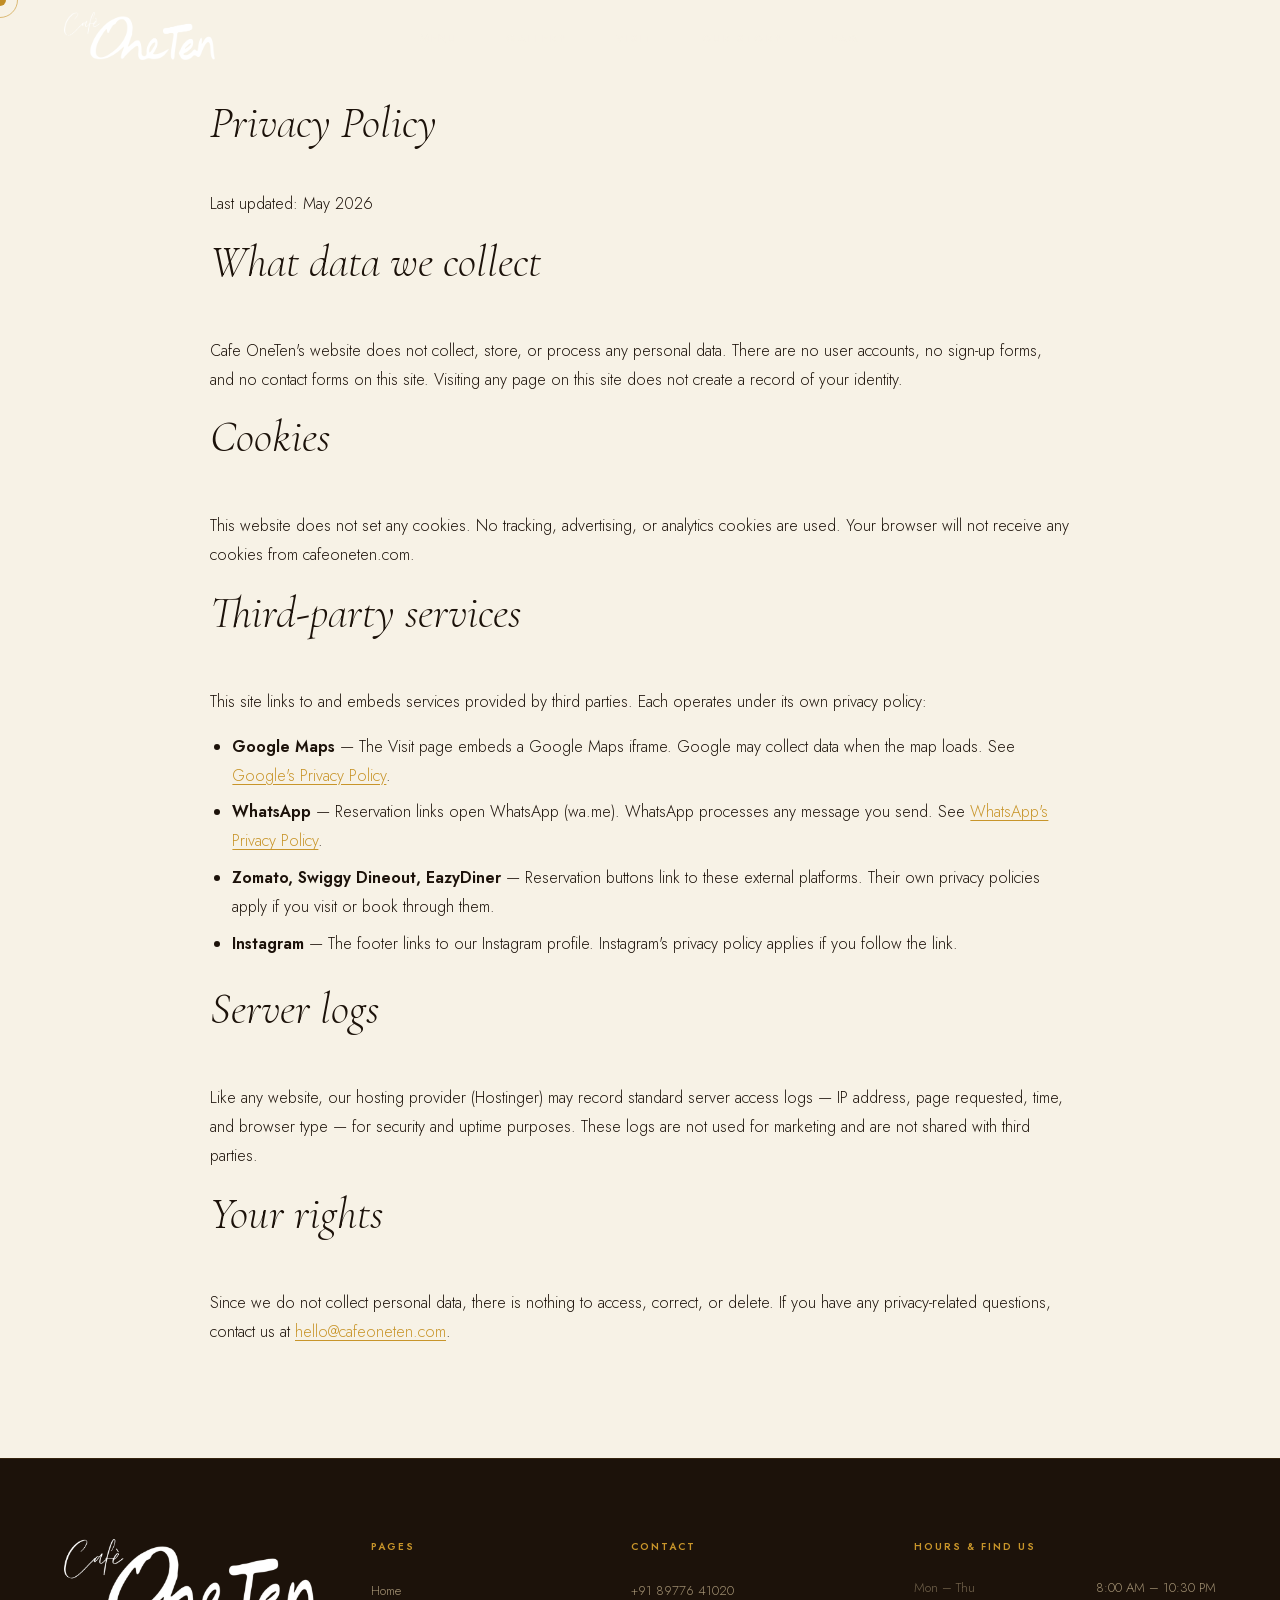
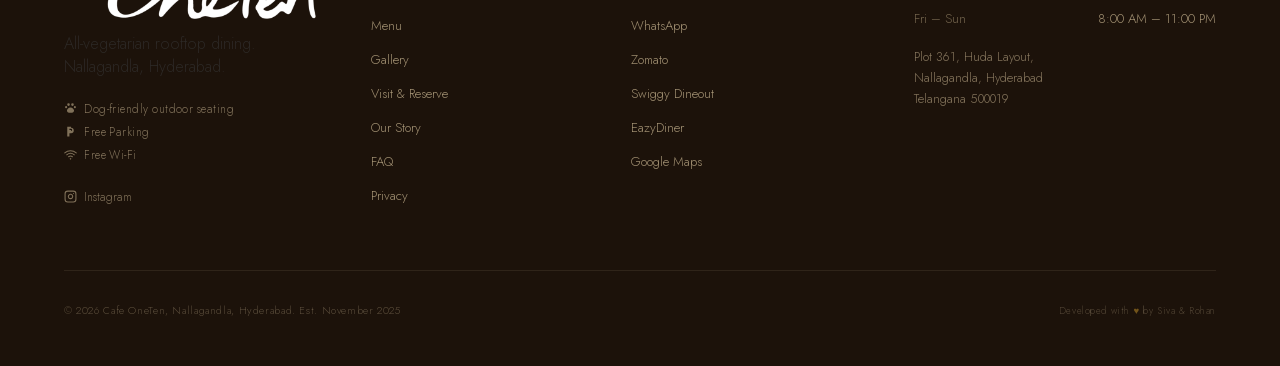
<file: privacy/index.html>
<!DOCTYPE html>
<html lang="en-IN">
<head>
  <meta charset="UTF-8" />
  <meta name="viewport" content="width=device-width, initial-scale=1.0" />
  <title>Privacy Policy — Cafe OneTen</title>
  <meta name="description" content="Privacy policy for Cafe OneTen, Nallagandla. We do not collect personal data or set tracking cookies. Third-party services: Google Maps, WhatsApp, Zomato, Swiggy, EazyDiner." />
  <link rel="canonical" href="https://cafeoneten.com/privacy/" />
  <meta name="robots" content="index, follow" />
  <meta name="theme-color" content="#1C120A" />
  <meta name="format-detection" content="telephone=yes" />
  <meta name="geo.region" content="IN-TG" />
  <meta name="geo.placename" content="Nallagandla, Hyderabad" />
  <meta name="geo.position" content="17.4721662;78.30501" />
  <meta name="ICBM" content="17.4721662, 78.30501" />
  <link rel="icon" type="image/svg+xml" href="/img/favicon/favicon.svg" />
  <link rel="icon" type="image/png" sizes="32x32" href="/img/favicon/favicon-32.png" />
  <link rel="apple-touch-icon" sizes="180x180" href="/img/favicon/apple-touch-icon.png" />
  <link rel="manifest" href="/manifest.json" />
  <meta property="og:type" content="restaurant.restaurant" />
  <meta property="og:site_name" content="Cafe OneTen" />
  <meta property="og:title" content="Privacy Policy — Cafe OneTen" />
  <meta property="og:description" content="Privacy policy for Cafe OneTen, Nallagandla. We do not collect personal data or set tracking cookies." />
  <meta property="og:image" content="https://cafeoneten.com/img/og/og-cafe-oneten-1200x630.jpg" />
  <meta property="og:image:width" content="1200" />
  <meta property="og:image:height" content="630" />
  <meta property="og:image:alt" content="Cafe OneTen rooftop terrace, Nallagandla Hyderabad" />
  <meta property="og:url" content="https://cafeoneten.com/privacy/" />
  <meta property="og:locale" content="en_IN" />
  <meta name="twitter:card" content="summary_large_image" />
  <meta name="twitter:title" content="Privacy Policy — Cafe OneTen" />
  <meta name="twitter:description" content="Privacy policy for Cafe OneTen, Nallagandla. We do not collect personal data or set tracking cookies." />
  <meta name="twitter:image" content="https://cafeoneten.com/img/og/og-cafe-oneten-1200x630.jpg" />
  <link rel="preload" as="font" type="font/woff2" href="/fonts/dancing-script-700.woff2" crossorigin />
  <link rel="preload" as="font" type="font/woff2" href="/fonts/cormorant-garamond-400.woff2" crossorigin />
  <link rel="preload" as="font" type="font/woff2" href="/fonts/jost-300.woff2" crossorigin />
  <link rel="preload" href="/css/style.css?v=2611c" as="style" onload="this.onload=null;this.rel='stylesheet'">
  <noscript><link rel="stylesheet" href="/css/style.css?v=2611c"></noscript>
  <script type="application/ld+json">
  {
    "@context": "https://schema.org",
    "@type": "BreadcrumbList",
    "itemListElement": [
      { "@type": "ListItem", "position": 1, "name": "Home", "item": "https://cafeoneten.com/" },
      { "@type": "ListItem", "position": 2, "name": "Privacy Policy", "item": "https://cafeoneten.com/privacy/" }
    ]
  }
  </script>
</head>
<body>

<div class="cursor" id="cursor"></div>
<div class="cursor-ring" id="cursorRing"></div>

<nav id="nav">
  <a href="/" class="nav-logo"><img src="/img/logo/oneten-white-logo.webp" alt="Cafe OneTen" height="40" width="40"></a>
  <ul class="nav-links">
    <li><a href="/menu/">Menu</a></li>
    <li><a href="/gallery/">Gallery</a></li>
    <li><a href="/visit/">Visit</a></li>
    <li><a href="/story/">Our Story</a></li>
    <li><a href="/faq/">FAQ</a></li>
  </ul>
  <button class="nav-hamburger" id="navHamburger" aria-label="Open navigation" aria-expanded="false">
    <span></span><span></span><span></span>
  </button>
</nav>

<div class="nav-mobile-menu" id="navMobileMenu" aria-hidden="true">
  <div class="nmm-label">Navigate</div>
  <a href="/menu/"  class="nmm-link">Menu</a>
  <a href="/gallery/" class="nmm-link">Gallery</a>
  <a href="/visit/" class="nmm-link">Visit</a>
  <a href="/story/" class="nmm-link">Our Story</a>
  <a href="/faq/"   class="nmm-link">FAQ</a>
  <div class="nmm-divider"></div>
  <a href="https://www.swiggy.com/restaurants/oneten-nallagandla-beeramguda-hyderabad-1320827/dineout"
     target="_blank" rel="noopener noreferrer"
     class="nmm-cta">Book on Dineout</a>
</div>

<section class="faq-page-section">
  <div class="faq-page-inner privacy-content">
    <h1>Privacy Policy</h1>
    <p class="privacy-updated">Last updated: May 2026</p>

    <h2>What data we collect</h2>
    <p>Cafe OneTen's website does not collect, store, or process any personal data. There are no user accounts, no sign-up forms, and no contact forms on this site. Visiting any page on this site does not create a record of your identity.</p>

    <h2>Cookies</h2>
    <p>This website does not set any cookies. No tracking, advertising, or analytics cookies are used. Your browser will not receive any cookies from cafeoneten.com.</p>

    <h2>Third-party services</h2>
    <p>This site links to and embeds services provided by third parties. Each operates under its own privacy policy:</p>
    <ul>
      <li><strong>Google Maps</strong> — The Visit page embeds a Google Maps iframe. Google may collect data when the map loads. See <a href="https://policies.google.com/privacy" target="_blank" rel="noopener noreferrer">Google's Privacy Policy</a>.</li>
      <li><strong>WhatsApp</strong> — Reservation links open WhatsApp (wa.me). WhatsApp processes any message you send. See <a href="https://www.whatsapp.com/legal/privacy-policy" target="_blank" rel="noopener noreferrer">WhatsApp's Privacy Policy</a>.</li>
      <li><strong>Zomato, Swiggy Dineout, EazyDiner</strong> — Reservation buttons link to these external platforms. Their own privacy policies apply if you visit or book through them.</li>
      <li><strong>Instagram</strong> — The footer links to our Instagram profile. Instagram's privacy policy applies if you follow the link.</li>
    </ul>

    <h2>Server logs</h2>
    <p>Like any website, our hosting provider (Hostinger) may record standard server access logs — IP address, page requested, time, and browser type — for security and uptime purposes. These logs are not used for marketing and are not shared with third parties.</p>

    <h2>Your rights</h2>
    <p>Since we do not collect personal data, there is nothing to access, correct, or delete. If you have any privacy-related questions, contact us at <a href="mailto:hello@cafeoneten.com">hello@cafeoneten.com</a>.</p>
  </div>
</section>

<footer>
  <div class="footer-top">
    <div class="footer-brand">
      <img class="wordmark" src="/img/logo/oneten-white-logo.webp" alt="Cafe OneTen" height="64" width="64">
      <p class="footer-tagline">All-vegetarian rooftop dining.<br/>Nallagandla, Hyderabad.</p>
      <div class="footer-amenities">
        <span class="footer-amenity"><svg xmlns="http://www.w3.org/2000/svg" viewBox="0 0 24 24" fill="currentColor" aria-hidden="true"><path d="M8.35 2.4a2.4 2.4 0 1 0 0 4.8 2.4 2.4 0 0 0 0-4.8zm7.3 0a2.4 2.4 0 1 0 0 4.8 2.4 2.4 0 0 0 0-4.8zM3.9 7.6a1.9 1.9 0 1 0 0 3.8 1.9 1.9 0 0 0 0-3.8zm16.2 0a1.9 1.9 0 1 0 0 3.8 1.9 1.9 0 0 0 0-3.8zM12 10c-3.2 0-6.5 2.5-6.5 5.8 0 1.7 1 3.1 2.5 3.8.6.3 1.2.4 2 .4h4c.8 0 1.4-.1 2-.4 1.5-.7 2.5-2.1 2.5-3.8C18.5 12.5 15.2 10 12 10z"/></svg> Dog-friendly outdoor seating</span>
        <span class="footer-amenity"><svg xmlns="http://www.w3.org/2000/svg" viewBox="0 0 24 24" fill="currentColor" aria-hidden="true"><path d="M13 3H6v18h4v-6h3a5 5 0 0 0 0-10zm0 6H10V7h3a2 2 0 0 1 0 4z"/></svg> Free Parking</span>
        <span class="footer-amenity"><svg xmlns="http://www.w3.org/2000/svg" viewBox="0 0 24 24" fill="none" stroke="currentColor" stroke-width="2" stroke-linecap="round" aria-hidden="true"><path d="M5 12.55a11 11 0 0 1 14.08 0"/><path d="M1.42 9a16 16 0 0 1 21.16 0"/><path d="M8.53 16.11a6 6 0 0 1 6.95 0"/><circle cx="12" cy="20" r=".5" fill="currentColor"/></svg> Free Wi-Fi</span>
      </div>
      <div class="footer-brand-social">
        <a href="https://www.instagram.com/cafe.oneten/" target="_blank" rel="noopener noreferrer"><svg xmlns="http://www.w3.org/2000/svg" viewBox="0 0 24 24" fill="none" stroke="currentColor" stroke-width="2" stroke-linecap="round" stroke-linejoin="round" aria-hidden="true"><rect x="2" y="2" width="20" height="20" rx="5"/><path d="M16 11.37A4 4 0 1 1 12.63 8 4 4 0 0 1 16 11.37z"/><line x1="17.5" y1="6.5" x2="17.51" y2="6.5"/></svg> Instagram</a>
      </div>
    </div>
    <div>
      <div class="footer-col-title">Pages</div>
      <ul class="footer-links">
        <li><a href="/">Home</a></li>
        <li><a href="/menu/">Menu</a></li>
        <li><a href="/gallery/">Gallery</a></li>
        <li><a href="/visit/">Visit &amp; Reserve</a></li>
        <li><a href="/story/">Our Story</a></li>
        <li><a href="/faq/">FAQ</a></li>
        <li><a href="/privacy/">Privacy</a></li>
      </ul>
    </div>
    <div>
      <div class="footer-col-title">Contact</div>
      <ul class="footer-links">
        <li><a href="tel:+918977641020">+91 89776 41020</a></li>
        <li><a href="https://wa.me/918977641020" target="_blank" rel="noopener noreferrer">WhatsApp</a></li>
        <li><a href="https://www.zomato.com/hyderabad/oneten-nallagandla" target="_blank" rel="noopener noreferrer">Zomato</a></li>
        <li><a href="https://www.swiggy.com/restaurants/oneten-nallagandla-beeramguda-hyderabad-1320827/dineout" target="_blank" rel="noopener noreferrer">Swiggy Dineout</a></li>
        <li><a href="https://www.eazydiner.com/hyderabad/oneten-nallagandla-hyderabad-712052" target="_blank" rel="noopener noreferrer">EazyDiner</a></li>
        <li><a href="https://maps.app.goo.gl/hsdGhktTJDioT9mF8" target="_blank" rel="noopener noreferrer">Google Maps</a></li>
      </ul>
    </div>
    <div>
      <div class="footer-col-title">Hours &amp; Find Us</div>
      <ul class="footer-links footer-hours">
        <li><span>Mon – Thu</span><span>8:00 AM – 10:30 PM</span></li>
        <li><span>Fri – Sun</span><span>8:00 AM – 11:00 PM</span></li>
      </ul>
      <address class="footer-address">
        Plot 361, Huda Layout,<br/>
        Nallagandla, Hyderabad<br/>
        Telangana 500019
      </address>
    </div>
  </div>
  <hr class="footer-divider" />
  <div class="footer-bottom">
    <span class="footer-copy">© 2026 Cafe OneTen, Nallagandla, Hyderabad. Est. November 2025</span>
    <a class="footer-credit" href="https://wa.me/917893746635" target="_blank" rel="noopener noreferrer">Developed with <span class="credit-heart">♥</span> by Siva &amp; Rohan</a>
  </div>
  <script type="application/ld+json">
  {
    "@context": "https://schema.org",
    "@type": "Organization",
    "@id": "https://cafeoneten.com/#organization",
    "name": "Cafe OneTen",
    "url": "https://cafeoneten.com/",
    "logo": "https://cafeoneten.com/img/favicon/favicon.svg",
    "contactPoint": {
      "@type": "ContactPoint",
      "telephone": "+918977641020",
      "contactType": "reservations",
      "areaServed": "IN",
      "availableLanguage": ["English", "Hindi", "Telugu"]
    },
    "sameAs": [
      "https://www.instagram.com/cafe.oneten/",
      "https://www.zomato.com/hyderabad/oneten-nallagandla"
    ]
  }
  </script>
</footer>

<div class="sticky-mobile-cta">
  <a href="tel:+918977641020" class="smcta-call" aria-label="Call Cafe OneTen">📞 Call</a>
  <a href="https://wa.me/918977641020"
     target="_blank" rel="noopener noreferrer"
     class="smcta-wa" aria-label="WhatsApp Cafe OneTen">💬 WhatsApp</a>
</div>

<script src="/js/main.js?v=2611" defer></script>
</body>
</html>
</file>
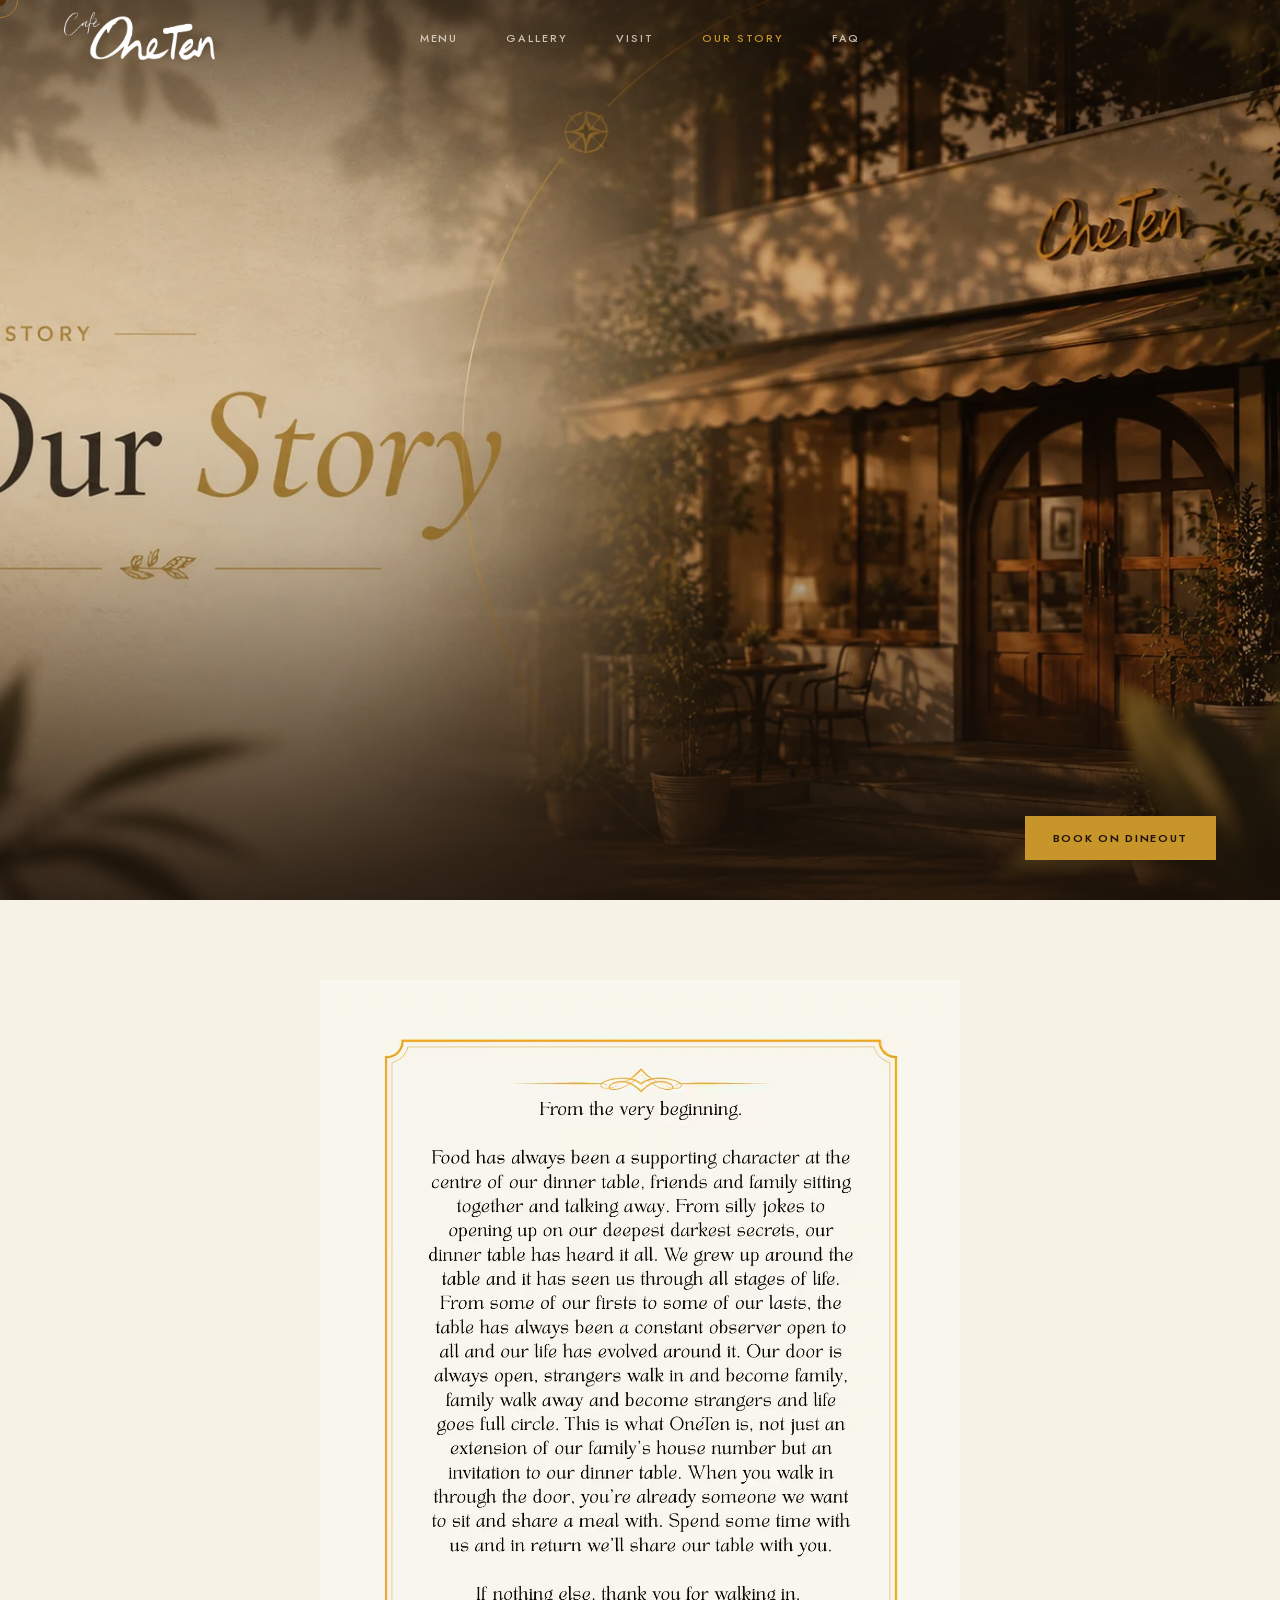
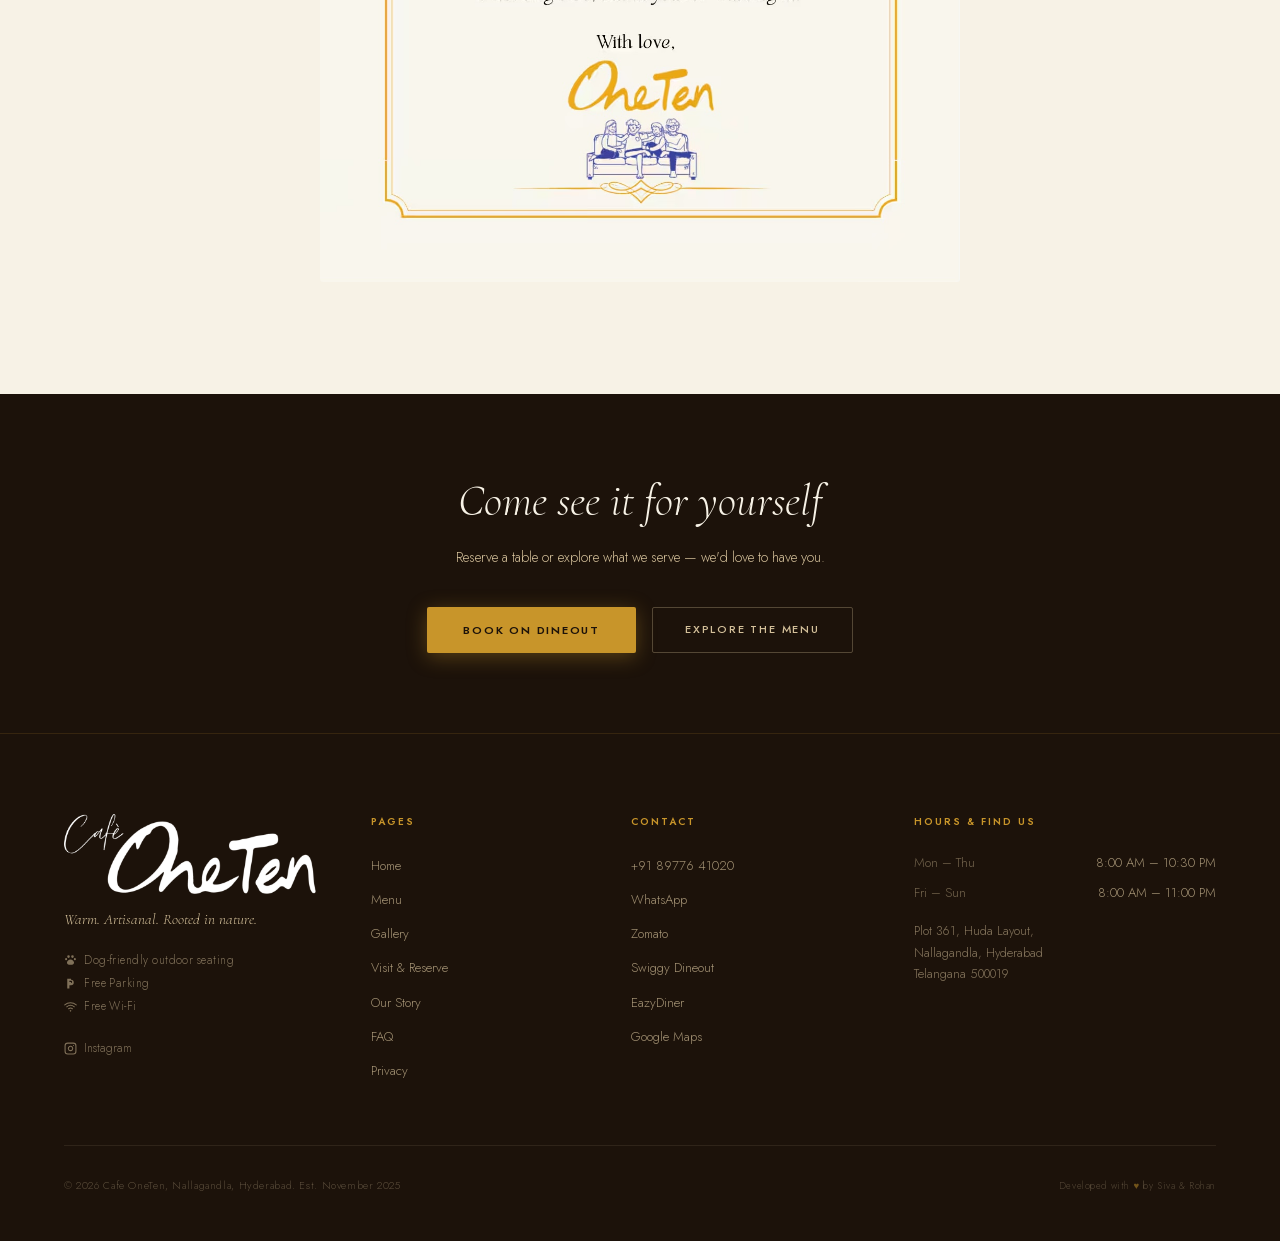
<file: story/index.html>
<!DOCTYPE html>
<html lang="en-IN">
<head>
  <meta charset="UTF-8" />
  <meta name="viewport" content="width=device-width, initial-scale=1.0" />
  <title>Our Story — Cafe OneTen, Nallagandla</title>
  <meta name="description" content="How Cafe OneTen began: a neighbourhood cafe built on the conviction that food is care. Three floors, botanical design, vegetarian only." />
  <link rel="canonical" href="https://cafeoneten.com/story/" />
  <meta name="robots" content="index, follow, max-snippet:-1, max-image-preview:large, max-video-preview:-1" />
  <meta name="theme-color" content="#1C120A" />
  <meta name="format-detection" content="telephone=yes" />
  <meta name="geo.region" content="IN-TG" />
  <meta name="geo.placename" content="Nallagandla, Hyderabad" />
  <meta name="geo.position" content="17.4721662;78.30501" />
  <meta name="ICBM" content="17.4721662, 78.30501" />
  <link rel="icon" type="image/svg+xml" href="/img/favicon/favicon.svg" />
  <link rel="icon" type="image/png" sizes="32x32" href="/img/favicon/favicon-32.png" />
  <link rel="apple-touch-icon" sizes="180x180" href="/img/favicon/apple-touch-icon.png" />
  <link rel="manifest" href="/manifest.json" />
  <meta property="og:type" content="restaurant.restaurant" />
  <meta property="og:site_name" content="Cafe OneTen" />
  <meta property="og:title" content="Our Story — Cafe OneTen, Nallagandla" />
  <meta property="og:description" content="How Cafe OneTen began: a neighbourhood cafe built on the conviction that food is care. Three floors, botanical design, vegetarian only." />
  <meta property="og:image" content="https://cafeoneten.com/img/og/og-cafe-oneten-1200x630.jpg" />
  <meta property="og:image:width" content="1200" />
  <meta property="og:image:height" content="630" />
  <meta property="og:image:alt" content="Cafe OneTen rooftop terrace, Nallagandla Hyderabad" />
  <meta property="og:url" content="https://cafeoneten.com/story/" />
  <meta property="og:locale" content="en_IN" />
  <meta name="twitter:card" content="summary_large_image" />
  <meta name="twitter:title" content="Our Story — Cafe OneTen, Nallagandla" />
  <meta name="twitter:description" content="How Cafe OneTen began: a neighbourhood cafe built on the conviction that food is care. Three floors, botanical design, vegetarian only." />
  <meta name="twitter:image" content="https://cafeoneten.com/img/og/og-cafe-oneten-1200x630.jpg" />
  <link rel="preload" as="font" type="font/woff2" href="/fonts/dancing-script-700.woff2" crossorigin />
  <link rel="preload" as="font" type="font/woff2" href="/fonts/cormorant-garamond-400.woff2" crossorigin />
  <link rel="preload" as="font" type="font/woff2" href="/fonts/jost-300.woff2" crossorigin />
  <link rel="preload" as="image" media="(max-width: 767px)" href="/img/heroes/story-hero-mobile.webp" fetchpriority="high" />
  <link rel="preload" as="image" media="(min-width: 768px)" href="/img/heroes/story-hero-desktop.webp" fetchpriority="high" />
  <link rel="preload" href="/css/style.css?v=2611c" as="style" onload="this.onload=null;this.rel='stylesheet'">
  <noscript><link rel="stylesheet" href="/css/style.css?v=2611c"></noscript>
  <script type="application/ld+json">
  {
    "@context": "https://schema.org",
    "@type": "BreadcrumbList",
    "itemListElement": [
      { "@type": "ListItem", "position": 1, "name": "Home", "item": "https://cafeoneten.com/" },
      { "@type": "ListItem", "position": 2, "name": "Our Story", "item": "https://cafeoneten.com/story/" }
    ]
  }
  </script>
</head>
<body>

<div class="cursor" id="cursor"></div>
<div class="cursor-ring" id="cursorRing"></div>

<nav id="nav">
  <a href="/" class="nav-logo"><img src="/img/logo/oneten-white-logo.webp" alt="Cafe OneTen" height="40" width="40"></a>
  <ul class="nav-links">
    <li><a href="/menu/">Menu</a></li>
    <li><a href="/gallery/">Gallery</a></li>
    <li><a href="/visit/">Visit</a></li>
    <li><a href="/story/" class="active">Our Story</a></li>
    <li><a href="/faq/">FAQ</a></li>
  </ul>
  <button class="nav-hamburger" id="navHamburger" aria-label="Open navigation" aria-expanded="false">
    <span></span><span></span><span></span>
  </button>
</nav>

<div class="nav-mobile-menu" id="navMobileMenu" aria-hidden="true">
  <div class="nmm-label">Navigate</div>
  <a href="/menu/"  class="nmm-link">Menu</a>
  <a href="/gallery/" class="nmm-link">Gallery</a>
  <a href="/visit/" class="nmm-link">Visit</a>
  <a href="/story/" class="nmm-link">Our Story</a>
  <a href="/faq/"   class="nmm-link">FAQ</a>
  <div class="nmm-divider"></div>
  <a href="https://www.swiggy.com/restaurants/oneten-nallagandla-beeramguda-hyderabad-1320827/dineout"
     target="_blank" rel="noopener noreferrer"
     class="nmm-cta">Book on Dineout</a>
</div>


<section class="page-hero">
  <picture>
    <source media="(max-width: 768px)" srcset="/img/heroes/story-hero-mobile.webp" type="image/webp">
    <source srcset="/img/heroes/story-hero-desktop.webp" type="image/webp">
    <img src="/img/heroes/story-hero-desktop.webp"
         alt="Cafe OneTen interior — botanical decor, petal pendant lamps and candlelit tables in Nallagandla Hyderabad"
         width="1920" height="700"
         fetchpriority="high"
         decoding="sync" />
  </picture>
  <div class="page-hero-overlay"></div>
  <a href="https://www.swiggy.com/restaurants/oneten-nallagandla-beeramguda-hyderabad-1320827/dineout"
     target="_blank" rel="noopener noreferrer"
     class="page-hero-cta">Book on Dineout</a>
</section>

<h1 style="display:none">Our Story — Cafe OneTen, Nallagandla</h1>

<section class="story-page-section">

  <div class="story-letter-wrap">
    <img
      class="story-letter-img"
      src="../img/story/story-letter-card-cafe-oneten.jpg"
      alt="Our Story — Cafe OneTen, from the very beginning"
      width="1225"
      height="1726"
      loading="eager"
      decoding="async"
    />
  </div>

</section>

<section class="menu-cta-strip reveal">
  <h2>Come see it for yourself</h2>
  <p>Reserve a table or explore what we serve — we'd love to have you.</p>
  <div style="display:flex;gap:1rem;justify-content:center;flex-wrap:wrap;margin-top:2.5rem;">
    <a href="https://www.swiggy.com/restaurants/oneten-nallagandla-beeramguda-hyderabad-1320827/dineout"
       target="_blank" rel="noopener noreferrer"
       class="btn-primary">Book on Dineout</a>
    <a href="/menu/" class="btn-outline" style="color:var(--sand);border-color:rgba(212,192,154,0.3);">Explore the Menu</a>
  </div>
</section>

<footer>
  <div class="footer-top">
    <div class="footer-brand">
      <img class="wordmark" src="/img/logo/oneten-white-logo.webp" alt="Cafe OneTen" height="64" width="64">
      <span class="tagline">Warm. Artisanal. Rooted in nature.</span>
      <div class="footer-amenities">
        <span class="footer-amenity"><svg xmlns="http://www.w3.org/2000/svg" viewBox="0 0 24 24" fill="currentColor" aria-hidden="true"><path d="M8.35 2.4a2.4 2.4 0 1 0 0 4.8 2.4 2.4 0 0 0 0-4.8zm7.3 0a2.4 2.4 0 1 0 0 4.8 2.4 2.4 0 0 0 0-4.8zM3.9 7.6a1.9 1.9 0 1 0 0 3.8 1.9 1.9 0 0 0 0-3.8zm16.2 0a1.9 1.9 0 1 0 0 3.8 1.9 1.9 0 0 0 0-3.8zM12 10c-3.2 0-6.5 2.5-6.5 5.8 0 1.7 1 3.1 2.5 3.8.6.3 1.2.4 2 .4h4c.8 0 1.4-.1 2-.4 1.5-.7 2.5-2.1 2.5-3.8C18.5 12.5 15.2 10 12 10z"/></svg> Dog-friendly outdoor seating</span>
        <span class="footer-amenity"><svg xmlns="http://www.w3.org/2000/svg" viewBox="0 0 24 24" fill="currentColor" aria-hidden="true"><path d="M13 3H6v18h4v-6h3a5 5 0 0 0 0-10zm0 6H10V7h3a2 2 0 0 1 0 4z"/></svg> Free Parking</span>
        <span class="footer-amenity"><svg xmlns="http://www.w3.org/2000/svg" viewBox="0 0 24 24" fill="none" stroke="currentColor" stroke-width="2" stroke-linecap="round" aria-hidden="true"><path d="M5 12.55a11 11 0 0 1 14.08 0"/><path d="M1.42 9a16 16 0 0 1 21.16 0"/><path d="M8.53 16.11a6 6 0 0 1 6.95 0"/><circle cx="12" cy="20" r=".5" fill="currentColor"/></svg> Free Wi-Fi</span>
      </div>
      <div class="footer-brand-social">
        <a href="https://www.instagram.com/cafe.oneten/" target="_blank" rel="noopener noreferrer"><svg xmlns="http://www.w3.org/2000/svg" viewBox="0 0 24 24" fill="none" stroke="currentColor" stroke-width="2" stroke-linecap="round" stroke-linejoin="round" aria-hidden="true"><rect x="2" y="2" width="20" height="20" rx="5"/><path d="M16 11.37A4 4 0 1 1 12.63 8 4 4 0 0 1 16 11.37z"/><line x1="17.5" y1="6.5" x2="17.51" y2="6.5"/></svg> Instagram</a>
      </div>
    </div>
    <div>
      <div class="footer-col-title">Pages</div>
      <ul class="footer-links">
        <li><a href="/">Home</a></li>
        <li><a href="/menu/">Menu</a></li>
        <li><a href="/gallery/">Gallery</a></li>
        <li><a href="/visit/">Visit &amp; Reserve</a></li>
        <li><a href="/story/">Our Story</a></li>
        <li><a href="/faq/">FAQ</a></li>
        <li><a href="/privacy/">Privacy</a></li>
      </ul>
    </div>
    <div>
      <div class="footer-col-title">Contact</div>
      <ul class="footer-links">
        <li><a href="tel:+918977641020">+91 89776 41020</a></li>
        <li><a href="https://wa.me/918977641020" target="_blank" rel="noopener noreferrer">WhatsApp</a></li>
        <li><a href="https://www.zomato.com/hyderabad/oneten-nallagandla" target="_blank" rel="noopener noreferrer">Zomato</a></li>
        <li><a href="https://www.swiggy.com/restaurants/oneten-nallagandla-beeramguda-hyderabad-1320827/dineout" target="_blank" rel="noopener noreferrer">Swiggy Dineout</a></li>
        <li><a href="https://www.eazydiner.com/hyderabad/oneten-nallagandla-hyderabad-712052" target="_blank" rel="noopener noreferrer">EazyDiner</a></li>
        <li><a href="https://maps.app.goo.gl/hsdGhktTJDioT9mF8" target="_blank" rel="noopener noreferrer">Google Maps</a></li>
      </ul>
    </div>
    <div>
      <div class="footer-col-title">Hours &amp; Find Us</div>
      <ul class="footer-links footer-hours">
        <li><span>Mon – Thu</span><span>8:00 AM – 10:30 PM</span></li>
        <li><span>Fri – Sun</span><span>8:00 AM – 11:00 PM</span></li>
      </ul>
      <address class="footer-address">
        Plot 361, Huda Layout,<br/>
        Nallagandla, Hyderabad<br/>
        Telangana 500019
      </address>
    </div>
  </div>
  <hr class="footer-divider" />
  <div class="footer-bottom">
    <span class="footer-copy">© 2026 Cafe OneTen, Nallagandla, Hyderabad. Est. November 2025</span>
    <a class="footer-credit" href="https://wa.me/917893746635" target="_blank" rel="noopener noreferrer">Developed with <span class="credit-heart">♥</span> by Siva &amp; Rohan</a>
  </div>
  <script type="application/ld+json">
  {
    "@context": "https://schema.org",
    "@type": "Organization",
    "@id": "https://cafeoneten.com/#organization",
    "name": "Cafe OneTen",
    "url": "https://cafeoneten.com/",
    "logo": "https://cafeoneten.com/img/favicon/favicon.svg",
    "contactPoint": {
      "@type": "ContactPoint",
      "telephone": "+918977641020",
      "contactType": "reservations",
      "areaServed": "IN",
      "availableLanguage": ["English", "Hindi", "Telugu"]
    },
    "sameAs": [
      "https://www.instagram.com/cafe.oneten/",
      "https://www.zomato.com/hyderabad/oneten-nallagandla"
    ]
  }
  </script>
</footer>

<div class="sticky-mobile-cta">
  <a href="tel:+918977641020" class="smcta-call" aria-label="Call Cafe OneTen">📞 Call</a>
  <a href="https://wa.me/918977641020"
     target="_blank" rel="noopener noreferrer"
     class="smcta-wa" aria-label="WhatsApp Cafe OneTen">💬 WhatsApp</a>
</div>

<script src="/js/main.js?v=2611" defer></script>
</body>
</html>
</file>
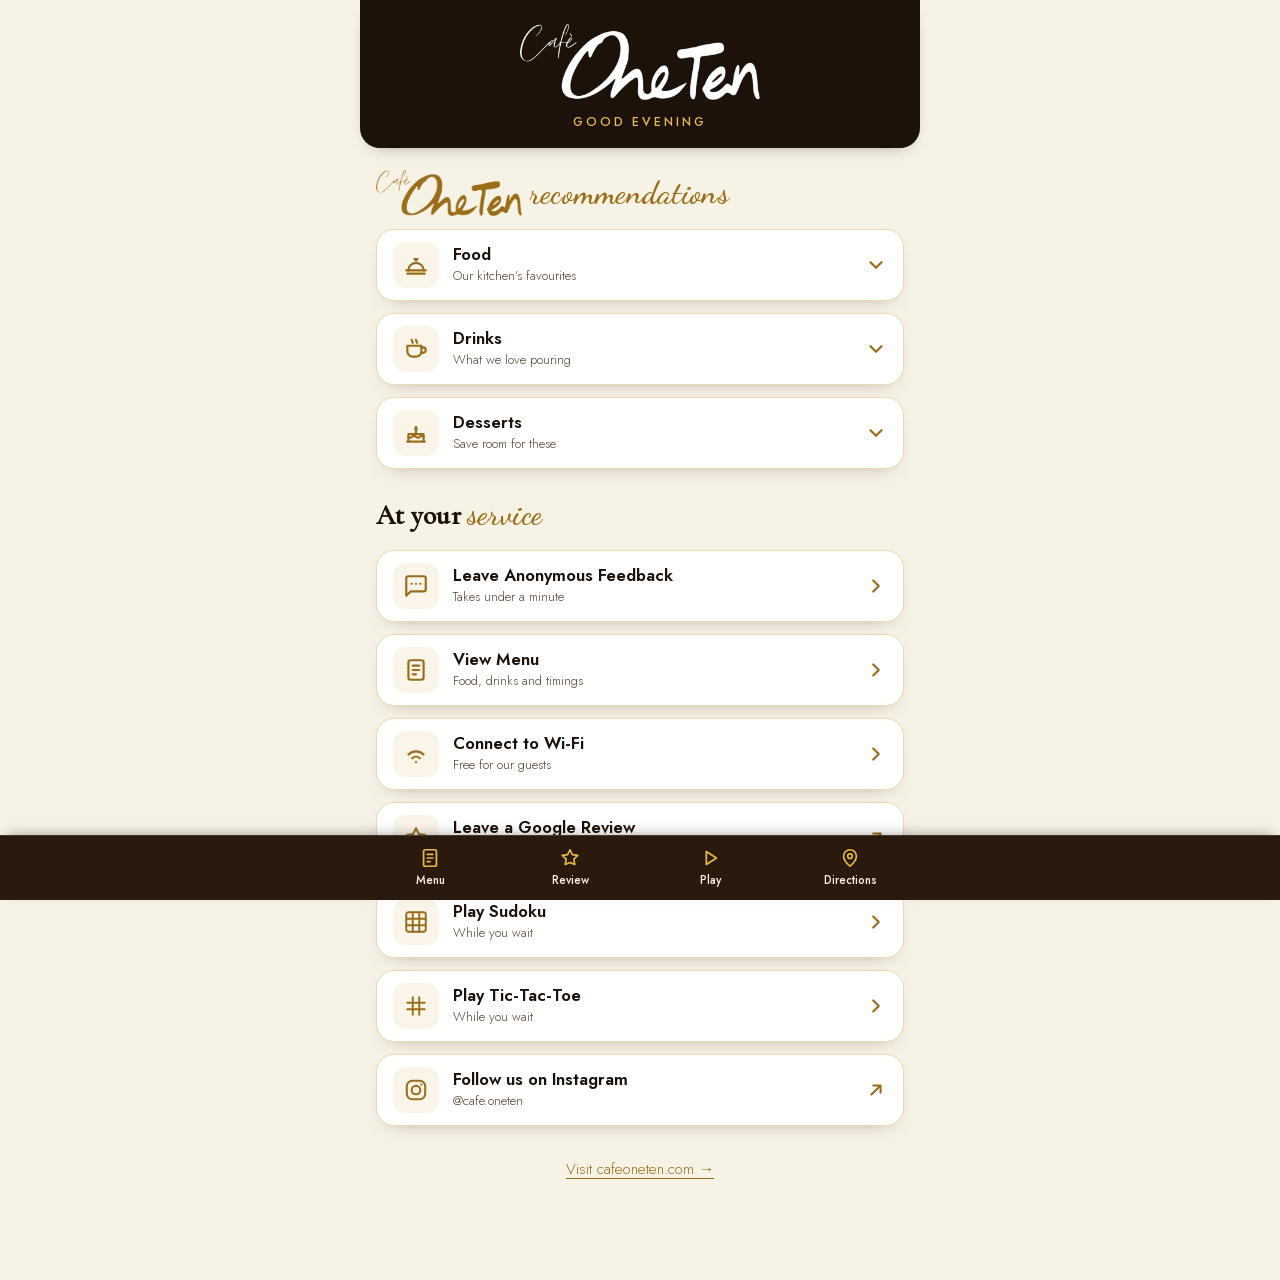
<file: table/index.html>
<!DOCTYPE html>
<html lang="en-IN">
<head>
  <meta charset="UTF-8" />
  <meta name="viewport" content="width=device-width, initial-scale=1.0, viewport-fit=cover" />
  <meta name="text-scale" content="scale" />
  <title>At Your Table — Cafe OneTen</title>
  <meta name="description" content="Welcome to your table at Cafe OneTen — recommendations, Wi-Fi, menu, feedback and a quick game while you wait." />
  <meta name="robots" content="noindex, nofollow" />
  <meta name="theme-color" content="#1C120A" />
  <meta name="format-detection" content="telephone=yes" />
  <link rel="icon" type="image/svg+xml" href="/img/favicon/favicon.svg?v=2611" />
  <link rel="icon" type="image/png" sizes="32x32" href="/img/favicon/favicon-32.png?v=2611" />
  <link rel="apple-touch-icon" sizes="180x180" href="/img/favicon/apple-touch-icon.png?v=2611" />
  <link rel="manifest" href="/manifest.json?v=2611" />
  <link rel="preload" as="font" type="font/woff2" href="/fonts/cormorant-garamond-500.woff2" crossorigin />
  <link rel="preload" as="font" type="font/woff2" href="/fonts/jost-400.woff2" crossorigin />
  <link rel="stylesheet" href="/css/table.css?v=2611j" />
</head>
<body class="tbl">

<div class="tbl-wrap">

  <!-- SHARED TABLE HEADER (landing variant) — see css/table.css -->
  <header class="tbl-header tbl-header--landing">
    <a href="/" class="tbl-logo" aria-label="Cafe OneTen home">
      <img src="/img/logo/oneten-white-logo.webp?v=2611" alt="Cafe OneTen" width="800" height="254" />
    </a>
    <p class="tbl-greeting" id="tbl-greeting">Welcome</p>
  </header>

  <main id="content">

    <!-- Recommendations (cards rendered by js/table.js from RECOMMENDATIONS) -->
    <h2 class="tbl-section-title tbl-section-title--logo">
      <img class="tbl-title-logo" src="/img/logo/oneten-gold-logo.webp?v=2611" alt="OneTen" width="800" height="254" />
      <span class="script">recommendations</span>
    </h2>
    <ul class="tbl-rows">

      <li data-recs-row="food">
        <details class="tbl-panel">
          <summary class="tbl-row">
            <span class="tbl-tile" aria-hidden="true">
              <svg viewBox="0 0 24 24" fill="none" stroke="currentColor" stroke-width="2" stroke-linecap="round" stroke-linejoin="round"><path d="M3 17h18"/><path d="M5 17a7 7 0 0 1 14 0"/><path d="M12 8V6.5"/><path d="M10.5 6.5h3"/><path d="M4 20h16"/></svg>
            </span>
            <span class="tbl-row-text">
              <span class="tbl-row-title">Food</span>
              <span class="tbl-row-sub">Our kitchen&#8217;s favourites</span>
            </span>
            <span class="tbl-row-arrow tbl-panel-chev" aria-hidden="true"><svg viewBox="0 0 24 24" fill="none" stroke="currentColor" stroke-width="2.4" stroke-linecap="round" stroke-linejoin="round"><path d="m6 9 6 6 6-6"/></svg></span>
          </summary>
          <div class="tbl-panel-body">
            <!-- Cards are rendered by js/table.js from RECOMMENDATIONS.food -->
            <ul class="tbl-recs" data-recs="food"></ul>
          </div>
        </details>
      </li>

      <li data-recs-row="drinks">
        <details class="tbl-panel">
          <summary class="tbl-row">
            <span class="tbl-tile" aria-hidden="true">
              <svg viewBox="0 0 24 24" fill="none" stroke="currentColor" stroke-width="2" stroke-linecap="round" stroke-linejoin="round"><path d="M4 9h13v5a5 5 0 0 1-5 5H9a5 5 0 0 1-5-5z"/><path d="M17 10.5h1.5a2.5 2.5 0 0 1 0 5H17"/><path d="M8 3.5c0 1.2 1 1.6 1 2.8M12 3.5c0 1.2 1 1.6 1 2.8"/></svg>
            </span>
            <span class="tbl-row-text">
              <span class="tbl-row-title">Drinks</span>
              <span class="tbl-row-sub">What we love pouring</span>
            </span>
            <span class="tbl-row-arrow tbl-panel-chev" aria-hidden="true"><svg viewBox="0 0 24 24" fill="none" stroke="currentColor" stroke-width="2.4" stroke-linecap="round" stroke-linejoin="round"><path d="m6 9 6 6 6-6"/></svg></span>
          </summary>
          <div class="tbl-panel-body">
            <!-- Cards are rendered by js/table.js from RECOMMENDATIONS.drinks -->
            <ul class="tbl-recs" data-recs="drinks"></ul>
          </div>
        </details>
      </li>

      <li data-recs-row="desserts">
        <details class="tbl-panel">
          <summary class="tbl-row">
            <span class="tbl-tile" aria-hidden="true">
              <svg viewBox="0 0 24 24" fill="none" stroke="currentColor" stroke-width="2" stroke-linecap="round" stroke-linejoin="round"><path d="M4 20h16"/><path d="M5 20v-7h14v7"/><path d="M5 15.5c1.2 1.2 2.3 1.2 3.5 0s2.3-1.2 3.5 0 2.3 1.2 3.5 0 2.3-1.2 3.5 0"/><path d="M12 13V9.5"/><path d="M12 6.5c.8.8.8 1.8 0 3-.8-1.2-.8-2.2 0-3z"/></svg>
            </span>
            <span class="tbl-row-text">
              <span class="tbl-row-title">Desserts</span>
              <span class="tbl-row-sub">Save room for these</span>
            </span>
            <span class="tbl-row-arrow tbl-panel-chev" aria-hidden="true"><svg viewBox="0 0 24 24" fill="none" stroke="currentColor" stroke-width="2.4" stroke-linecap="round" stroke-linejoin="round"><path d="m6 9 6 6 6-6"/></svg></span>
          </summary>
          <div class="tbl-panel-body">
            <!-- Cards are rendered by js/table.js from RECOMMENDATIONS.desserts -->
            <ul class="tbl-recs" data-recs="desserts"></ul>
          </div>
        </details>
      </li>

    </ul>

    <!-- Action rows -->
    <h2 class="tbl-section-title">At your <span class="script">service</span></h2>
    <ul class="tbl-rows">

      <li>
        <a class="tbl-row" href="/table/feedback/">
          <span class="tbl-tile" aria-hidden="true">
            <svg viewBox="0 0 24 24" fill="none" stroke="currentColor" stroke-width="2" stroke-linecap="round" stroke-linejoin="round"><path d="M21 15a2 2 0 0 1-2 2H7l-4 4V5a2 2 0 0 1 2-2h14a2 2 0 0 1 2 2z"/><path d="M8 10h.01M12 10h.01M16 10h.01"/></svg>
          </span>
          <span class="tbl-row-text">
            <span class="tbl-row-title">Leave Anonymous Feedback</span>
            <span class="tbl-row-sub">Takes under a minute</span>
          </span>
          <span class="tbl-row-arrow" aria-hidden="true"><svg viewBox="0 0 24 24" fill="none" stroke="currentColor" stroke-width="2.4" stroke-linecap="round" stroke-linejoin="round"><path d="m9 18 6-6-6-6"/></svg></span>
        </a>
      </li>

      <li>
        <a class="tbl-row" href="/menu/">
          <span class="tbl-tile" aria-hidden="true">
            <svg viewBox="0 0 24 24" fill="none" stroke="currentColor" stroke-width="2" stroke-linecap="round" stroke-linejoin="round"><rect x="5" y="3" width="14" height="18" rx="2"/><path d="M9 8h6M9 12h6M9 16h3"/></svg>
          </span>
          <span class="tbl-row-text">
            <span class="tbl-row-title">View Menu</span>
            <span class="tbl-row-sub">Food, drinks and timings</span>
          </span>
          <span class="tbl-row-arrow" aria-hidden="true"><svg viewBox="0 0 24 24" fill="none" stroke="currentColor" stroke-width="2.4" stroke-linecap="round" stroke-linejoin="round"><path d="m9 18 6-6-6-6"/></svg></span>
        </a>
      </li>

      <li>
        <button class="tbl-row" type="button" id="wifi-open" aria-haspopup="dialog">
          <span class="tbl-tile" aria-hidden="true">
            <svg viewBox="0 0 24 24" fill="none" stroke="currentColor" stroke-width="2" stroke-linecap="round" stroke-linejoin="round"><path d="M5 12.5a10 10 0 0 1 14 0"/><path d="M8.5 16a5 5 0 0 1 7 0"/><circle cx="12" cy="19.5" r="1" fill="currentColor" stroke="none"/></svg>
          </span>
          <span class="tbl-row-text">
            <span class="tbl-row-title">Connect to Wi-Fi</span>
            <span class="tbl-row-sub">Free for our guests</span>
          </span>
          <span class="tbl-row-arrow" aria-hidden="true"><svg viewBox="0 0 24 24" fill="none" stroke="currentColor" stroke-width="2.4" stroke-linecap="round" stroke-linejoin="round"><path d="m9 18 6-6-6-6"/></svg></span>
        </button>
      </li>

      <li>
        <a class="tbl-row" href="https://www.google.com/search?q=Cafe+OneTen#lrd=0x3bcb9322fdd55c69:0x943abc9a3b44ca2a,3" target="_blank" rel="noopener">
          <span class="tbl-tile" aria-hidden="true">
            <svg viewBox="0 0 24 24" fill="none" stroke="currentColor" stroke-width="1.8" stroke-linecap="round" stroke-linejoin="round"><path d="m12 3 2.6 5.3 5.9.9-4.3 4.1 1 5.8L12 16.9 6.8 19.1l1-5.8L3.5 9.2l5.9-.9z"/></svg>
          </span>
          <span class="tbl-row-text">
            <span class="tbl-row-title">Leave a Google Review</span>
            <span class="tbl-row-sub">Share your experience</span>
          </span>
          <span class="tbl-row-arrow" aria-hidden="true"><svg viewBox="0 0 24 24" fill="none" stroke="currentColor" stroke-width="2.2" stroke-linecap="round" stroke-linejoin="round"><path d="M7 17 17 7M9 7h8v8"/></svg></span>
          <span class="sr-only"> (opens in new tab)</span>
        </a>
      </li>

      <li>
        <a class="tbl-row" href="/table/games/sudoku/">
          <span class="tbl-tile" aria-hidden="true">
            <svg viewBox="0 0 24 24" fill="none" stroke="currentColor" stroke-width="1.8" stroke-linecap="round" stroke-linejoin="round"><rect x="3" y="3" width="18" height="18" rx="2"/><path d="M9 3v18M15 3v18M3 9h18M3 15h18"/></svg>
          </span>
          <span class="tbl-row-text">
            <span class="tbl-row-title">Play Sudoku</span>
            <span class="tbl-row-sub">While you wait</span>
          </span>
          <span class="tbl-row-arrow" aria-hidden="true"><svg viewBox="0 0 24 24" fill="none" stroke="currentColor" stroke-width="2.4" stroke-linecap="round" stroke-linejoin="round"><path d="m9 18 6-6-6-6"/></svg></span>
        </a>
      </li>

      <li>
        <a class="tbl-row" href="/table/games/tic-tac-toe/">
          <span class="tbl-tile" aria-hidden="true">
            <svg viewBox="0 0 24 24" fill="none" stroke="currentColor" stroke-width="1.8" stroke-linecap="round" stroke-linejoin="round"><path d="M9 4v16M15 4v16M4 9h16M4 15h16"/></svg>
          </span>
          <span class="tbl-row-text">
            <span class="tbl-row-title">Play Tic-Tac-Toe</span>
            <span class="tbl-row-sub">While you wait</span>
          </span>
          <span class="tbl-row-arrow" aria-hidden="true"><svg viewBox="0 0 24 24" fill="none" stroke="currentColor" stroke-width="2.4" stroke-linecap="round" stroke-linejoin="round"><path d="m9 18 6-6-6-6"/></svg></span>
        </a>
      </li>

      <li>
        <a class="tbl-row" href="https://www.instagram.com/cafe.oneten/" target="_blank" rel="noopener">
          <span class="tbl-tile" aria-hidden="true">
            <svg viewBox="0 0 24 24" fill="none" stroke="currentColor" stroke-width="1.9" stroke-linecap="round" stroke-linejoin="round"><rect x="3.5" y="3.5" width="17" height="17" rx="5"/><circle cx="12" cy="12" r="4"/><circle cx="17" cy="7" r="1" fill="currentColor" stroke="none"/></svg>
          </span>
          <span class="tbl-row-text">
            <span class="tbl-row-title">Follow us on Instagram</span>
            <span class="tbl-row-sub">@cafe.oneten</span>
          </span>
          <span class="tbl-row-arrow" aria-hidden="true"><svg viewBox="0 0 24 24" fill="none" stroke="currentColor" stroke-width="2.2" stroke-linecap="round" stroke-linejoin="round"><path d="M7 17 17 7M9 7h8v8"/></svg></span>
          <span class="sr-only"> (opens in new tab)</span>
        </a>
      </li>

    </ul>

    <p class="tbl-foot">
      <a href="/">Visit cafeoneten.com &rarr;</a>
    </p>

  </main>
</div>

<!-- Wi-Fi bottom sheet -->
<dialog class="tbl-sheet" id="wifi-sheet" aria-labelledby="wifi-h">
  <div class="tbl-sheet-inner">
    <div class="tbl-sheet-head">
      <h2 id="wifi-h">Connect to Wi-Fi</h2>
      <button type="button" class="tbl-sheet-close" data-close aria-label="Close">
        <svg viewBox="0 0 24 24" fill="none" stroke="currentColor" stroke-width="2.2" stroke-linecap="round"><path d="M6 6l12 12M18 6 6 18"/></svg>
      </button>
    </div>

    <div class="tbl-copyfield">
      <div class="cf-text">
        <p class="cf-label">Network</p>
        <p class="cf-value">CafeOneTen_Guest</p>
      </div>
      <button type="button" class="tbl-copybtn" data-copy="CafeOneTen_Guest" aria-label="Copy network name">
        <svg viewBox="0 0 24 24" fill="none" stroke="currentColor" stroke-width="2" stroke-linecap="round" stroke-linejoin="round"><rect x="9" y="9" width="11" height="11" rx="2"/><path d="M5 15V5a2 2 0 0 1 2-2h10"/></svg>
        <span class="cf-btn-label">Copy</span>
      </button>
    </div>

    <div class="tbl-copyfield">
      <div class="cf-text">
        <p class="cf-label">Password</p>
        <p class="cf-value">oneten@2025</p>
      </div>
      <button type="button" class="tbl-copybtn" data-copy="oneten@2025" aria-label="Copy password">
        <svg viewBox="0 0 24 24" fill="none" stroke="currentColor" stroke-width="2" stroke-linecap="round" stroke-linejoin="round"><rect x="9" y="9" width="11" height="11" rx="2"/><path d="M5 15V5a2 2 0 0 1 2-2h10"/></svg>
        <span class="cf-btn-label">Copy</span>
      </button>
    </div>

    <ol class="tbl-sheet-steps">
      <li>Open Wi-Fi settings on your phone.</li>
      <li>Pick the network above and enter the password.</li>
    </ol>
  </div>
</dialog>

<!-- Sticky bottom bar -->
<nav class="tbl-bar" aria-label="Quick actions">
  <ul>
    <li>
      <a href="/menu/">
        <svg viewBox="0 0 24 24" fill="none" stroke="currentColor" stroke-width="1.9" stroke-linecap="round" stroke-linejoin="round" aria-hidden="true"><rect x="5" y="3" width="14" height="18" rx="2"/><path d="M9 8h6M9 12h6M9 16h3"/></svg>
        <span>Menu</span>
      </a>
    </li>
    <li>
      <a href="https://www.google.com/search?q=Cafe+OneTen#lrd=0x3bcb9322fdd55c69:0x943abc9a3b44ca2a,3" target="_blank" rel="noopener">
        <svg viewBox="0 0 24 24" fill="none" stroke="currentColor" stroke-width="1.8" stroke-linecap="round" stroke-linejoin="round" aria-hidden="true"><path d="m12 3 2.6 5.3 5.9.9-4.3 4.1 1 5.8L12 16.9 6.8 19.1l1-5.8L3.5 9.2l5.9-.9z"/></svg>
        <span>Review</span><span class="sr-only"> (opens in new tab)</span>
      </a>
    </li>
    <li>
      <a href="/table/games/sudoku/">
        <svg viewBox="0 0 24 24" fill="none" stroke="currentColor" stroke-width="1.9" stroke-linecap="round" stroke-linejoin="round" aria-hidden="true"><path d="M8 5v14l11-7z"/></svg>
        <span>Play</span>
      </a>
    </li>
    <li>
      <a href="https://maps.app.goo.gl/hsdGhktTJDioT9mF8" target="_blank" rel="noopener">
        <svg viewBox="0 0 24 24" fill="none" stroke="currentColor" stroke-width="1.8" stroke-linecap="round" stroke-linejoin="round" aria-hidden="true"><path d="M12 21s7-6.2 7-11a7 7 0 0 0-14 0c0 4.8 7 11 7 11z"/><circle cx="12" cy="10" r="2.5"/></svg>
        <span>Directions</span><span class="sr-only"> (opens in new tab)</span>
      </a>
    </li>
  </ul>
</nav>

<script src="/js/table.js?v=2611i" defer></script>
</body>
</html>
</file>
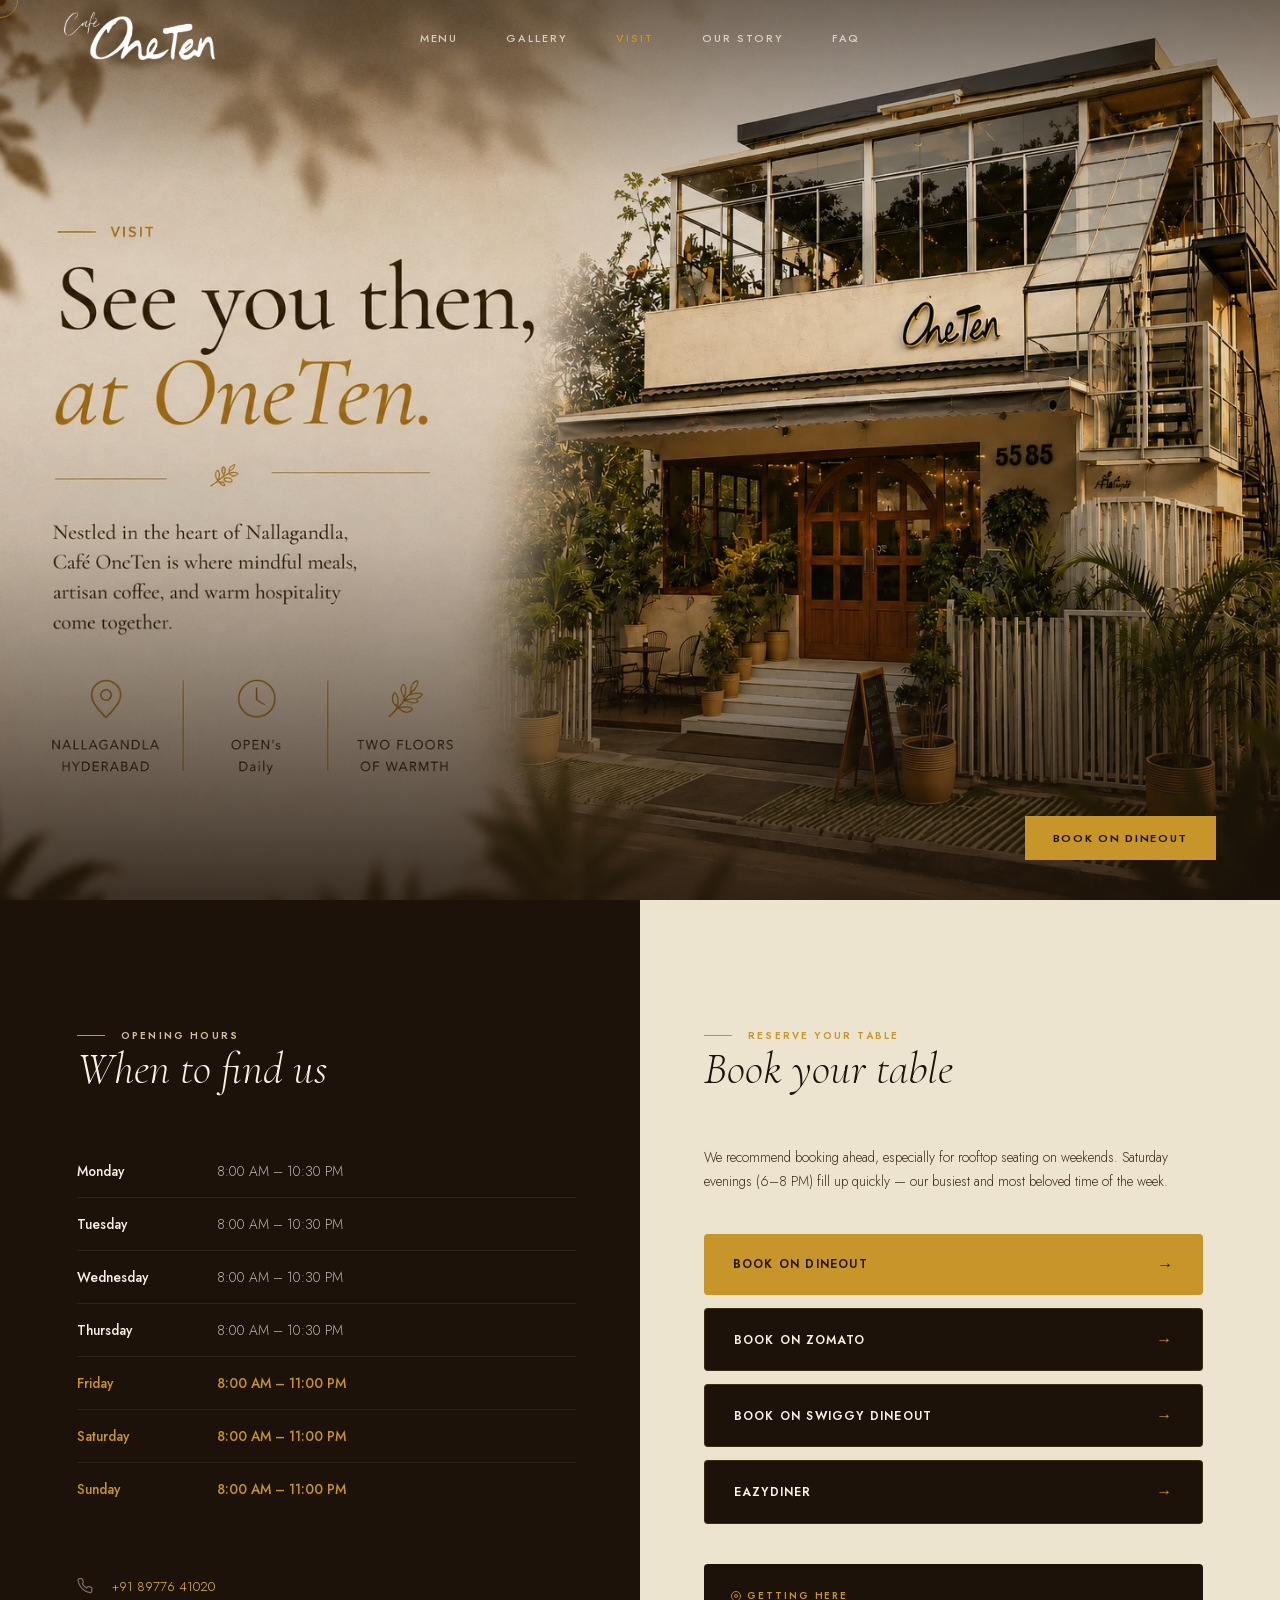
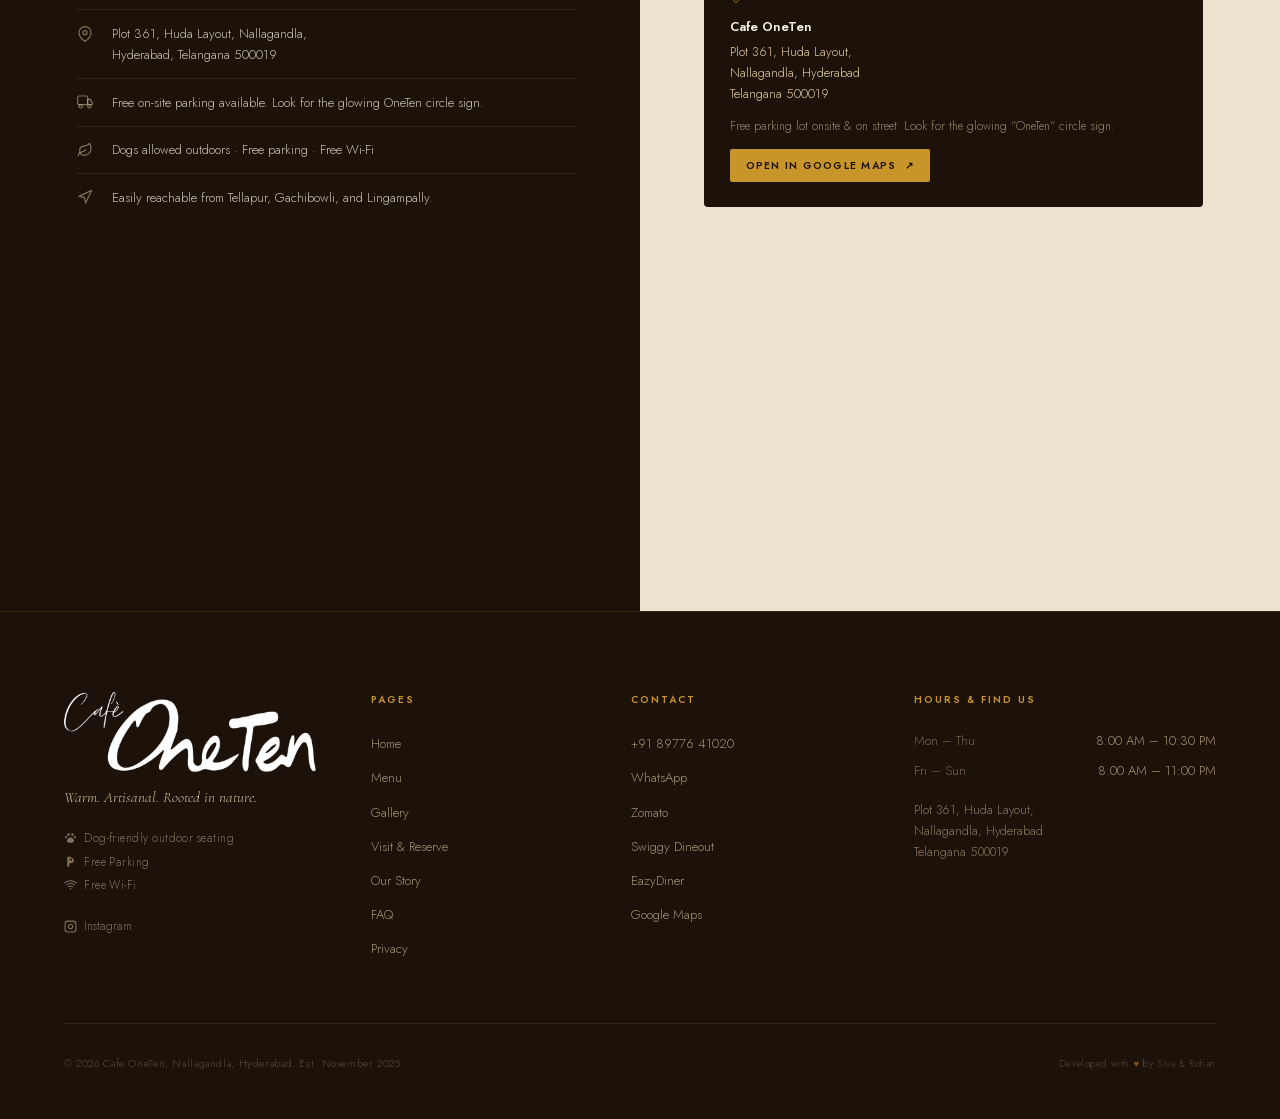
<file: visit/index.html>
<!DOCTYPE html>
<html lang="en-IN">
<head>
  <meta charset="UTF-8" />
  <meta name="viewport" content="width=device-width, initial-scale=1.0" />
  <title>Visit &amp; Reserve — Cafe OneTen, Hyderabad</title>
  <meta name="description" content="Cafe OneTen hours, directions, parking, and reservations. Plot 361, Nallagandla. Book via WhatsApp +91 89776 41020 or Zomato." />
  <link rel="canonical" href="https://cafeoneten.com/visit/" />
  <meta name="robots" content="index, follow, max-snippet:-1, max-image-preview:large, max-video-preview:-1" />
  <meta name="theme-color" content="#1C120A" />
  <meta name="format-detection" content="telephone=yes" />
  <meta name="geo.region" content="IN-TG" />
  <meta name="geo.placename" content="Nallagandla, Hyderabad" />
  <meta name="geo.position" content="17.4721662;78.30501" />
  <meta name="ICBM" content="17.4721662, 78.30501" />
  <link rel="icon" type="image/svg+xml" href="/img/favicon/favicon.svg" />
  <link rel="icon" type="image/png" sizes="32x32" href="/img/favicon/favicon-32.png" />
  <link rel="apple-touch-icon" sizes="180x180" href="/img/favicon/apple-touch-icon.png" />
  <link rel="manifest" href="/manifest.json" />
  <meta property="og:type" content="restaurant.restaurant" />
  <meta property="og:site_name" content="Cafe OneTen" />
  <meta property="og:title" content="Visit &amp; Reserve — Cafe OneTen, Hyderabad" />
  <meta property="og:description" content="Cafe OneTen hours, directions, parking, and reservations. Plot 361, Nallagandla. Book via WhatsApp +91 89776 41020 or Zomato." />
  <meta property="og:image" content="https://cafeoneten.com/img/og/og-cafe-oneten-1200x630.jpg" />
  <meta property="og:image:width" content="1200" />
  <meta property="og:image:height" content="630" />
  <meta property="og:image:alt" content="Cafe OneTen rooftop terrace, Nallagandla Hyderabad" />
  <meta property="og:url" content="https://cafeoneten.com/visit/" />
  <meta property="og:locale" content="en_IN" />
  <meta property="restaurant:contact_info:phone_number" content="+918977641020" />
  <meta property="restaurant:contact_info:locality" content="Nallagandla" />
  <meta property="restaurant:contact_info:region" content="Telangana" />
  <meta property="restaurant:contact_info:country_name" content="India" />
  <meta name="twitter:card" content="summary_large_image" />
  <meta name="twitter:title" content="Visit &amp; Reserve — Cafe OneTen, Hyderabad" />
  <meta name="twitter:description" content="Cafe OneTen hours, directions, parking, and reservations. Plot 361, Nallagandla. Book via WhatsApp +91 89776 41020 or Zomato." />
  <meta name="twitter:image" content="https://cafeoneten.com/img/og/og-cafe-oneten-1200x630.jpg" />
  <link rel="preload" as="font" type="font/woff2" href="/fonts/dancing-script-700.woff2" crossorigin />
  <link rel="preload" as="font" type="font/woff2" href="/fonts/cormorant-garamond-400.woff2" crossorigin />
  <link rel="preload" as="font" type="font/woff2" href="/fonts/jost-300.woff2" crossorigin />
  <link rel="preload" as="image" media="(max-width: 767px)" href="/img/heroes/visit-hero-mobile.webp" fetchpriority="high" />
  <link rel="preload" as="image" media="(min-width: 768px)" href="/img/heroes/visit-hero-desktop.webp" fetchpriority="high" />
  <link rel="preload" href="/css/style.css?v=2611c" as="style" onload="this.onload=null;this.rel='stylesheet'">
  <noscript><link rel="stylesheet" href="/css/style.css?v=2611c"></noscript>
  <script type="application/ld+json">
  {
    "@context": "https://schema.org",
    "@type": "BreadcrumbList",
    "itemListElement": [
      { "@type": "ListItem", "position": 1, "name": "Home", "item": "https://cafeoneten.com/" },
      { "@type": "ListItem", "position": 2, "name": "Visit &amp; Reserve", "item": "https://cafeoneten.com/visit/" }
    ]
  }
  </script>
</head>
<body>

<div class="cursor" id="cursor"></div>
<div class="cursor-ring" id="cursorRing"></div>

<nav id="nav">
  <a href="/" class="nav-logo"><img src="/img/logo/oneten-white-logo.webp" alt="Cafe OneTen" height="40" width="40"></a>
  <ul class="nav-links">
    <li><a href="/menu/">Menu</a></li>
    <li><a href="/gallery/">Gallery</a></li>
    <li><a href="/visit/" class="active">Visit</a></li>
    <li><a href="/story/">Our Story</a></li>
    <li><a href="/faq/">FAQ</a></li>
  </ul>
  <button class="nav-hamburger" id="navHamburger" aria-label="Open navigation" aria-expanded="false">
    <span></span><span></span><span></span>
  </button>
</nav>

<div class="nav-mobile-menu" id="navMobileMenu" aria-hidden="true">
  <div class="nmm-label">Navigate</div>
  <a href="/menu/"  class="nmm-link">Menu</a>
  <a href="/gallery/" class="nmm-link">Gallery</a>
  <a href="/visit/" class="nmm-link">Visit</a>
  <a href="/story/" class="nmm-link">Our Story</a>
  <a href="/faq/"   class="nmm-link">FAQ</a>
  <div class="nmm-divider"></div>
  <a href="https://www.swiggy.com/restaurants/oneten-nallagandla-beeramguda-hyderabad-1320827/dineout"
     target="_blank" rel="noopener noreferrer"
     class="nmm-cta">Book on Dineout</a>
</div>


<section class="page-hero">
  <picture>
    <source media="(max-width: 768px)" srcset="/img/heroes/visit-hero-mobile.webp" type="image/webp">
    <source srcset="/img/heroes/visit-hero-desktop.webp" type="image/webp">
    <img src="/img/heroes/visit-hero-desktop.webp"
         alt="Cafe OneTen rooftop terrace at dusk with botanical plants and candlelit tables, Nallagandla Hyderabad"
         width="1920" height="700"
         fetchpriority="high"
         decoding="sync" />
  </picture>
  <div class="page-hero-overlay"></div>
  <a href="https://www.swiggy.com/restaurants/oneten-nallagandla-beeramguda-hyderabad-1320827/dineout"
     target="_blank" rel="noopener noreferrer"
     class="page-hero-cta">Book on Dineout</a>
</section>

<div class="visit-page-wrap" id="visit">
  <div class="visit-left">
    <div class="section-label reveal" style="color:var(--sand);">Opening Hours</div>
    <h1 class="visit-heading reveal" style="transition-delay:.1s">When to find us</h1>

    <table class="hours-table reveal" style="transition-delay:.2s">
      <tr>
        <td>Monday</td>
        <td>8:00 AM – 10:30 PM</td>
      </tr>
      <tr>
        <td>Tuesday</td>
        <td>8:00 AM – 10:30 PM</td>
      </tr>
      <tr>
        <td>Wednesday</td>
        <td>8:00 AM – 10:30 PM</td>
      </tr>
      <tr>
        <td>Thursday</td>
        <td>8:00 AM – 10:30 PM</td>
      </tr>
      <tr>
        <td class="gold">Friday</td>
        <td class="gold">8:00 AM – 11:00 PM</td>
      </tr>
      <tr>
        <td class="gold">Saturday</td>
        <td class="gold">8:00 AM – 11:00 PM</td>
      </tr>
      <tr>
        <td class="gold">Sunday</td>
        <td class="gold">8:00 AM – 11:00 PM</td>
      </tr>
    </table>

    <div class="contact-info reveal" style="transition-delay:.3s">
      <div class="contact-item">
        <span class="contact-icon"><svg xmlns="http://www.w3.org/2000/svg" viewBox="0 0 24 24" fill="none" stroke="currentColor" stroke-width="1.8" stroke-linecap="round" stroke-linejoin="round" aria-hidden="true"><path d="M22 16.92v3a2 2 0 0 1-2.18 2 19.79 19.79 0 0 1-8.63-3.07A19.5 19.5 0 0 1 4.69 12 19.79 19.79 0 0 1 1.6 3.4 2 2 0 0 1 3.58 1h3a2 2 0 0 1 2 1.72c.127.96.361 1.903.7 2.81a2 2 0 0 1-.45 2.11L7.91 8.73a16 16 0 0 0 6.29 6.29l1.68-1.68a2 2 0 0 1 2.11-.45c.907.339 1.85.573 2.81.7A2 2 0 0 1 22 16.92z"/></svg></span>
        <span class="contact-text">
          <a href="tel:+918977641020">+91 89776 41020</a>
        </span>
      </div>
      <div class="contact-item">
        <span class="contact-icon"><svg xmlns="http://www.w3.org/2000/svg" viewBox="0 0 24 24" fill="none" stroke="currentColor" stroke-width="1.8" stroke-linecap="round" stroke-linejoin="round" aria-hidden="true"><path d="M21 10c0 7-9 13-9 13S3 17 3 10a9 9 0 0 1 18 0z"/><circle cx="12" cy="10" r="3"/></svg></span>
        <span class="contact-text">
          Plot 361, Huda Layout, Nallagandla,<br/>Hyderabad, Telangana 500019
        </span>
      </div>
      <div class="contact-item">
        <span class="contact-icon"><svg xmlns="http://www.w3.org/2000/svg" viewBox="0 0 24 24" fill="none" stroke="currentColor" stroke-width="1.8" stroke-linecap="round" stroke-linejoin="round" aria-hidden="true"><rect x="1" y="3" width="15" height="13" rx="2"/><path d="M16 8h4l3 5v3h-7V8z"/><circle cx="5.5" cy="18.5" r="2.5"/><circle cx="18.5" cy="18.5" r="2.5"/></svg></span>
        <span class="contact-text">
          Free on-site parking available. Look for the glowing OneTen circle sign.
        </span>
      </div>
      <div class="contact-item">
        <span class="contact-icon"><svg xmlns="http://www.w3.org/2000/svg" viewBox="0 0 24 24" fill="none" stroke="currentColor" stroke-width="1.8" stroke-linecap="round" stroke-linejoin="round" aria-hidden="true"><path d="M11 20A7 7 0 0 1 9.8 6.1C15.5 5 17 4.48 19 2c1 2 2 4.18 2 8 0 5.5-4.78 10-10 10z"/><path d="M2 21c0-3 1.85-5.36 5.08-6C9.5 14.52 12 13 13 12"/></svg></span>
        <span class="contact-text">
          Dogs allowed outdoors · Free parking · Free Wi-Fi
        </span>
      </div>
      <div class="contact-item">
        <span class="contact-icon"><svg xmlns="http://www.w3.org/2000/svg" viewBox="0 0 24 24" fill="none" stroke="currentColor" stroke-width="1.8" stroke-linecap="round" stroke-linejoin="round" aria-hidden="true"><polygon points="3 11 22 2 13 21 11 13 3 11"/></svg></span>
        <span class="contact-text">
          Easily reachable from Tellapur, Gachibowli, and Lingampally.
        </span>
      </div>
    </div>
  </div>

  <div class="visit-right">
    <div class="section-label reveal">Reserve Your Table</div>
    <h2 class="visit-heading reveal" style="transition-delay:.1s; color:var(--espresso);">Book your table</h2>

    <p class="visit-info-text reveal" style="transition-delay:.2s">
      We recommend booking ahead, especially for rooftop seating on weekends. Saturday evenings (6–8 PM) fill up quickly — our busiest and most beloved time of the week.
    </p>

    <div class="reserve-buttons reveal" style="transition-delay:.3s">
      <a href="https://www.swiggy.com/restaurants/oneten-nallagandla-beeramguda-hyderabad-1320827/dineout"
         target="_blank" rel="noopener noreferrer"
         class="reserve-btn whatsapp">
        Book on Dineout <span>→</span>
      </a>
      <a href="https://www.zomato.com/hyderabad/oneten-nallagandla/book"
         target="_blank" rel="noopener noreferrer"
         class="reserve-btn zomato">
        Book on Zomato <span>→</span>
      </a>
      <a href="https://www.swiggy.com/restaurants/oneten-nallagandla-beeramguda-hyderabad-1320827/dineout"
         target="_blank" rel="noopener noreferrer"
         class="reserve-btn swiggy">
        Book on Swiggy Dineout <span>→</span>
      </a>
      <a href="https://www.eazydiner.com/hyderabad/oneten-nallagandla-hyderabad-712052"
         target="_blank" rel="noopener noreferrer"
         class="reserve-btn eazy">
        EazyDiner <span>→</span>
      </a>
    </div>

    <div class="visit-map-block reveal" style="transition-delay:.4s">
      <div class="visit-map-info">
        <div class="visit-map-label"><svg xmlns="http://www.w3.org/2000/svg" viewBox="0 0 24 24" fill="none" stroke="currentColor" stroke-width="1.8" stroke-linecap="round" stroke-linejoin="round" aria-hidden="true" style="width:12px;height:12px;vertical-align:middle;margin-right:.35rem;"><path d="M21 10c0 7-9 13-9 13S3 17 3 10a9 9 0 0 1 18 0z"/><circle cx="12" cy="10" r="3"/></svg>Getting Here</div>
        <div class="visit-map-addr">
          <strong>Cafe OneTen</strong>
          Plot 361, Huda Layout,<br/>Nallagandla, Hyderabad<br/>Telangana 500019
        </div>
        <p style="font-family:var(--font-sans);font-size:.75rem;font-weight:300;color:rgba(212,192,154,0.6);line-height:1.55;">
          Free parking lot onsite &amp; on street. Look for the glowing "OneTen" circle sign.
        </p>
        <a href="https://maps.app.goo.gl/hsdGhktTJDioT9mF8"
           target="_blank" rel="noopener noreferrer"
           class="visit-gmaps-link">
          Open in Google Maps &nbsp;↗
        </a>
      </div>
      <div class="visit-map-frame">
        <iframe
          src="https://maps.google.com/maps?q=Cafe+OneTen,+Nallagandla,+Hyderabad&t=&z=17&ie=UTF8&iwloc=B&output=embed"
          title="Cafe OneTen location map — F884+35R, Nallagandla, Hyderabad"
          loading="lazy"
          referrerpolicy="no-referrer-when-downgrade"
          allowfullscreen>
        </iframe>
      </div>
    </div>
  </div>
</div>

<footer>
  <div class="footer-top">
    <div class="footer-brand">
      <img class="wordmark" src="/img/logo/oneten-white-logo.webp" alt="Cafe OneTen" height="64" width="64">
      <span class="tagline">Warm. Artisanal. Rooted in nature.</span>
      <div class="footer-amenities">
        <span class="footer-amenity"><svg xmlns="http://www.w3.org/2000/svg" viewBox="0 0 24 24" fill="currentColor" aria-hidden="true"><path d="M8.35 2.4a2.4 2.4 0 1 0 0 4.8 2.4 2.4 0 0 0 0-4.8zm7.3 0a2.4 2.4 0 1 0 0 4.8 2.4 2.4 0 0 0 0-4.8zM3.9 7.6a1.9 1.9 0 1 0 0 3.8 1.9 1.9 0 0 0 0-3.8zm16.2 0a1.9 1.9 0 1 0 0 3.8 1.9 1.9 0 0 0 0-3.8zM12 10c-3.2 0-6.5 2.5-6.5 5.8 0 1.7 1 3.1 2.5 3.8.6.3 1.2.4 2 .4h4c.8 0 1.4-.1 2-.4 1.5-.7 2.5-2.1 2.5-3.8C18.5 12.5 15.2 10 12 10z"/></svg> Dog-friendly outdoor seating</span>
        <span class="footer-amenity"><svg xmlns="http://www.w3.org/2000/svg" viewBox="0 0 24 24" fill="currentColor" aria-hidden="true"><path d="M13 3H6v18h4v-6h3a5 5 0 0 0 0-10zm0 6H10V7h3a2 2 0 0 1 0 4z"/></svg> Free Parking</span>
        <span class="footer-amenity"><svg xmlns="http://www.w3.org/2000/svg" viewBox="0 0 24 24" fill="none" stroke="currentColor" stroke-width="2" stroke-linecap="round" aria-hidden="true"><path d="M5 12.55a11 11 0 0 1 14.08 0"/><path d="M1.42 9a16 16 0 0 1 21.16 0"/><path d="M8.53 16.11a6 6 0 0 1 6.95 0"/><circle cx="12" cy="20" r=".5" fill="currentColor"/></svg> Free Wi-Fi</span>
      </div>
      <div class="footer-brand-social">
        <a href="https://www.instagram.com/cafe.oneten/" target="_blank" rel="noopener noreferrer"><svg xmlns="http://www.w3.org/2000/svg" viewBox="0 0 24 24" fill="none" stroke="currentColor" stroke-width="2" stroke-linecap="round" stroke-linejoin="round" aria-hidden="true"><rect x="2" y="2" width="20" height="20" rx="5"/><path d="M16 11.37A4 4 0 1 1 12.63 8 4 4 0 0 1 16 11.37z"/><line x1="17.5" y1="6.5" x2="17.51" y2="6.5"/></svg> Instagram</a>
      </div>
    </div>
    <div>
      <div class="footer-col-title">Pages</div>
      <ul class="footer-links">
        <li><a href="/">Home</a></li>
        <li><a href="/menu/">Menu</a></li>
        <li><a href="/gallery/">Gallery</a></li>
        <li><a href="/visit/">Visit &amp; Reserve</a></li>
        <li><a href="/story/">Our Story</a></li>
        <li><a href="/faq/">FAQ</a></li>
        <li><a href="/privacy/">Privacy</a></li>
      </ul>
    </div>
    <div>
      <div class="footer-col-title">Contact</div>
      <ul class="footer-links">
        <li><a href="tel:+918977641020">+91 89776 41020</a></li>
        <li><a href="https://wa.me/918977641020" target="_blank" rel="noopener noreferrer">WhatsApp</a></li>
        <li><a href="https://www.zomato.com/hyderabad/oneten-nallagandla" target="_blank" rel="noopener noreferrer">Zomato</a></li>
        <li><a href="https://www.swiggy.com/restaurants/oneten-nallagandla-beeramguda-hyderabad-1320827/dineout" target="_blank" rel="noopener noreferrer">Swiggy Dineout</a></li>
        <li><a href="https://www.eazydiner.com/hyderabad/oneten-nallagandla-hyderabad-712052" target="_blank" rel="noopener noreferrer">EazyDiner</a></li>
        <li><a href="https://maps.app.goo.gl/hsdGhktTJDioT9mF8" target="_blank" rel="noopener noreferrer">Google Maps</a></li>
      </ul>
    </div>
    <div>
      <div class="footer-col-title">Hours &amp; Find Us</div>
      <ul class="footer-links footer-hours">
        <li><span>Mon – Thu</span><span>8:00 AM – 10:30 PM</span></li>
        <li><span>Fri – Sun</span><span>8:00 AM – 11:00 PM</span></li>
      </ul>
      <address class="footer-address">
        Plot 361, Huda Layout,<br/>
        Nallagandla, Hyderabad<br/>
        Telangana 500019
      </address>
    </div>
  </div>
  <hr class="footer-divider" />
  <div class="footer-bottom">
    <span class="footer-copy">© 2026 Cafe OneTen, Nallagandla, Hyderabad. Est. November 2025</span>
    <a class="footer-credit" href="https://wa.me/917893746635" target="_blank" rel="noopener noreferrer">Developed with <span class="credit-heart">♥</span> by Siva &amp; Rohan</a>
  </div>
  <script type="application/ld+json">
  {
    "@context": "https://schema.org",
    "@type": "Organization",
    "@id": "https://cafeoneten.com/#organization",
    "name": "Cafe OneTen",
    "url": "https://cafeoneten.com/",
    "logo": "https://cafeoneten.com/img/favicon/favicon.svg",
    "contactPoint": {
      "@type": "ContactPoint",
      "telephone": "+918977641020",
      "contactType": "reservations",
      "areaServed": "IN",
      "availableLanguage": ["English", "Hindi", "Telugu"]
    },
    "sameAs": [
      "https://www.instagram.com/cafe.oneten/",
      "https://www.zomato.com/hyderabad/oneten-nallagandla"
    ]
  }
  </script>
</footer>

<div class="sticky-mobile-cta">
  <a href="tel:+918977641020" class="smcta-call" aria-label="Call Cafe OneTen">📞 Call</a>
  <a href="https://wa.me/918977641020"
     target="_blank" rel="noopener noreferrer"
     class="smcta-wa" aria-label="WhatsApp Cafe OneTen">💬 WhatsApp</a>
</div>

<script src="/js/main.js?v=2611" defer></script>
</body>
</html>
</file>
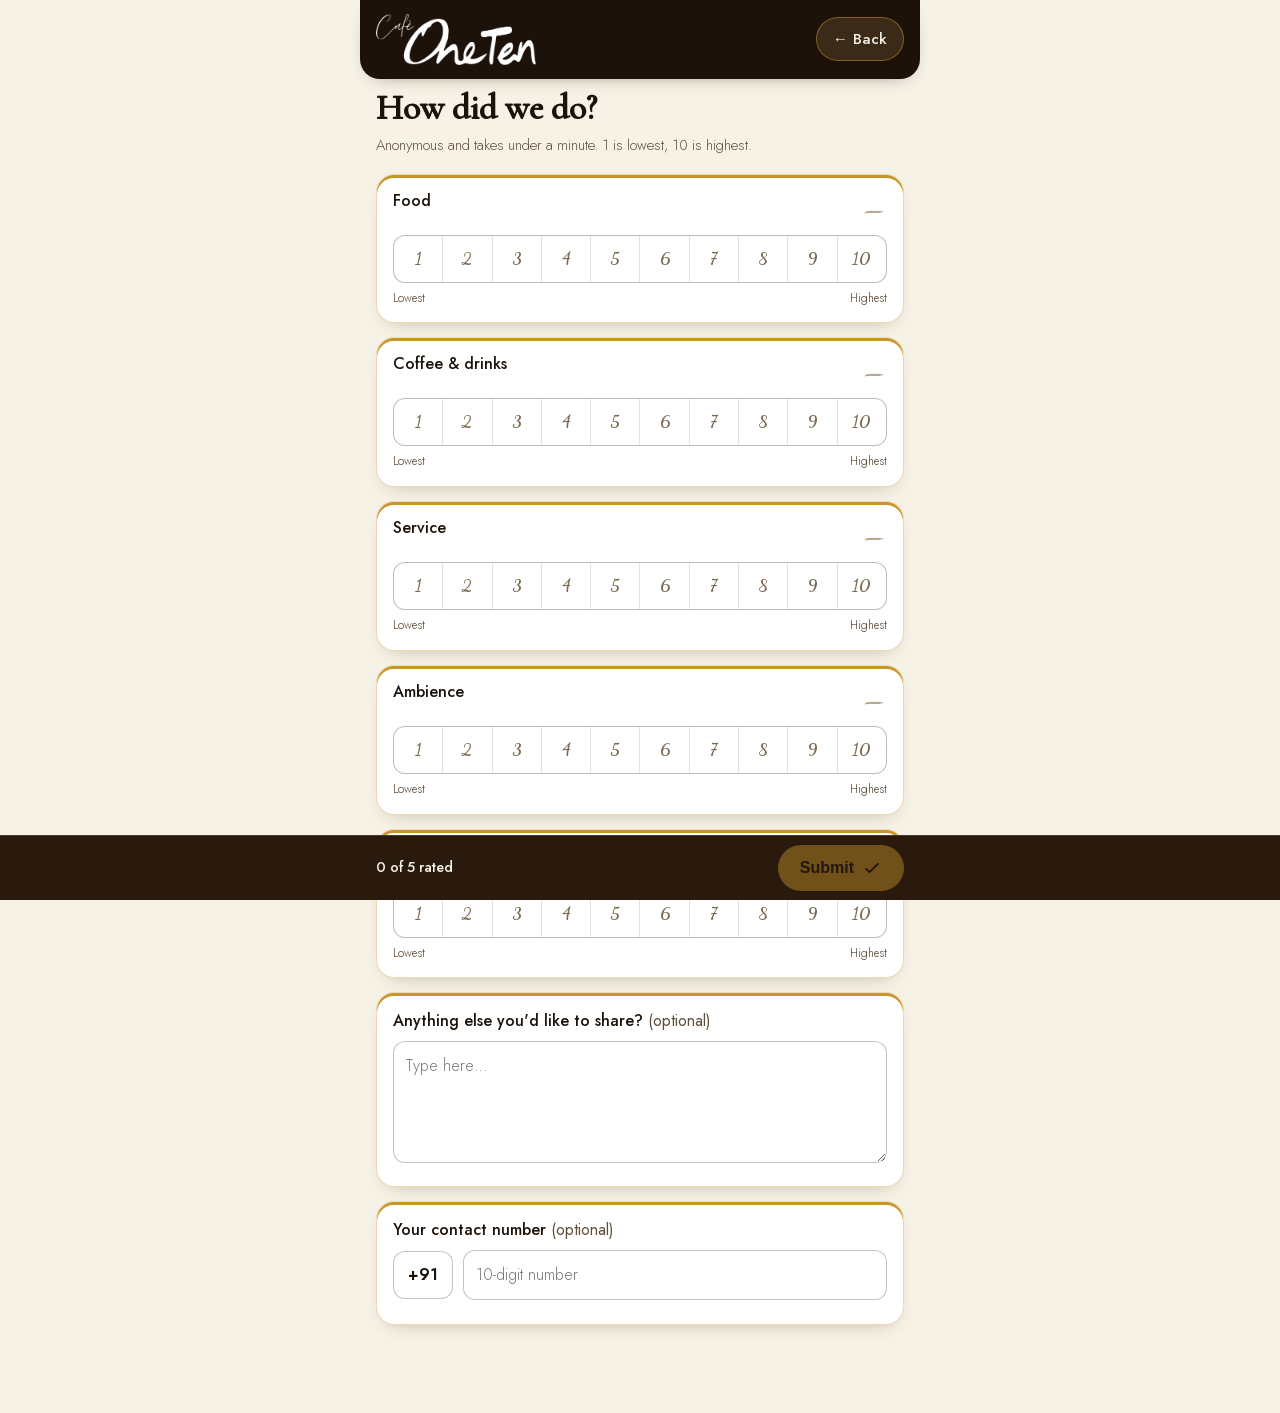
<file: table/feedback/index.html>
<!DOCTYPE html>
<html lang="en-IN">
<head>
  <meta charset="UTF-8" />
  <meta name="viewport" content="width=device-width, initial-scale=1.0, viewport-fit=cover" />
  <meta name="text-scale" content="scale" />
  <title>Anonymous Feedback — Cafe OneTen</title>
  <meta name="description" content="Tell us how we did at Cafe OneTen. Anonymous and takes under a minute." />
  <meta name="robots" content="noindex, nofollow" />
  <meta name="theme-color" content="#1C120A" />
  <meta name="format-detection" content="telephone=yes" />
  <link rel="icon" type="image/svg+xml" href="/img/favicon/favicon.svg?v=2611" />
  <link rel="icon" type="image/png" sizes="32x32" href="/img/favicon/favicon-32.png?v=2611" />
  <link rel="apple-touch-icon" sizes="180x180" href="/img/favicon/apple-touch-icon.png?v=2611" />
  <link rel="manifest" href="/manifest.json?v=2611" />
  <link rel="preload" as="font" type="font/woff2" href="/fonts/cormorant-garamond-500.woff2" crossorigin />
  <link rel="preload" as="font" type="font/woff2" href="/fonts/jost-400.woff2" crossorigin />
  <link rel="stylesheet" href="/css/table.css?v=2611j" />
</head>
<body class="tbl">

<div class="tbl-wrap">

  <!-- SHARED TABLE HEADER (sub-page variant) — see css/table.css -->
  <header class="tbl-header">
    <a href="/" class="tbl-logo" aria-label="Cafe OneTen home">
      <img src="/img/logo/oneten-white-logo.webp?v=2611" alt="Cafe OneTen" width="800" height="254" />
    </a>
    <a class="tbl-back" href="/table/">&larr; Back</a>
  </header>

  <main id="content">
    <div id="fb-main">
      <div class="fb-intro">
        <h1>How did we do?</h1>
        <p>Anonymous and takes under a minute. 1 is lowest, 10 is highest.</p>
      </div>

      <form id="fb-form" novalidate>
        <!-- Honeypot: real guests never see or fill #fb-website; bots usually do. -->
        <div style="position:absolute;left:-9999px;width:1px;height:1px;overflow:hidden" aria-hidden="true"><label for="fb-website">Website</label><input id="fb-website" type="text" tabindex="-1" autocomplete="off" /></div>

        <!-- All questions render here from FEEDBACK.questions in js/table.js.
             To change a question, edit that ONE config block — see _data/feedback/README.md. -->
        <ul class="fb-list" id="fb-questions"></ul>

        <noscript>
          <p class="fb-noscript">Leaving feedback needs JavaScript turned on. Please enable it, or ask our staff — we'd still love to hear from you.</p>
        </noscript>
      </form>
    </div>

    <!-- Thank-you screen -->
    <div class="fb-thanks" id="fb-thanks" hidden>
      <svg class="ring" viewBox="0 0 80 80" fill="none" stroke="currentColor" stroke-width="5" stroke-linecap="round" stroke-linejoin="round" aria-hidden="true">
        <circle cx="40" cy="40" r="30" />
        <path d="m27 41 9 9 18-20" />
      </svg>
      <h1 tabindex="-1">Thank you!</h1>
      <p>Your feedback helps us serve you better. We hope to see you again soon.</p>
      <a class="back-btn" href="/table/">Back to your table</a>
    </div>

  </main>
</div>

<!-- Sticky submit bar -->
<div class="fb-submitbar" id="fb-submitbar">
  <div class="inner">
    <p class="fb-count" id="fb-count" aria-live="polite">0 of 5 rated</p>
    <button type="submit" form="fb-form" class="fb-submit" id="fb-submit" disabled>
      Submit
      <svg viewBox="0 0 24 24" fill="none" stroke="currentColor" stroke-width="2.4" stroke-linecap="round" stroke-linejoin="round" aria-hidden="true"><path d="m5 13 4 4L19 7"/></svg>
    </button>
  </div>
</div>

<script src="/js/table.js?v=2611i" defer></script>
</body>
</html>
</file>
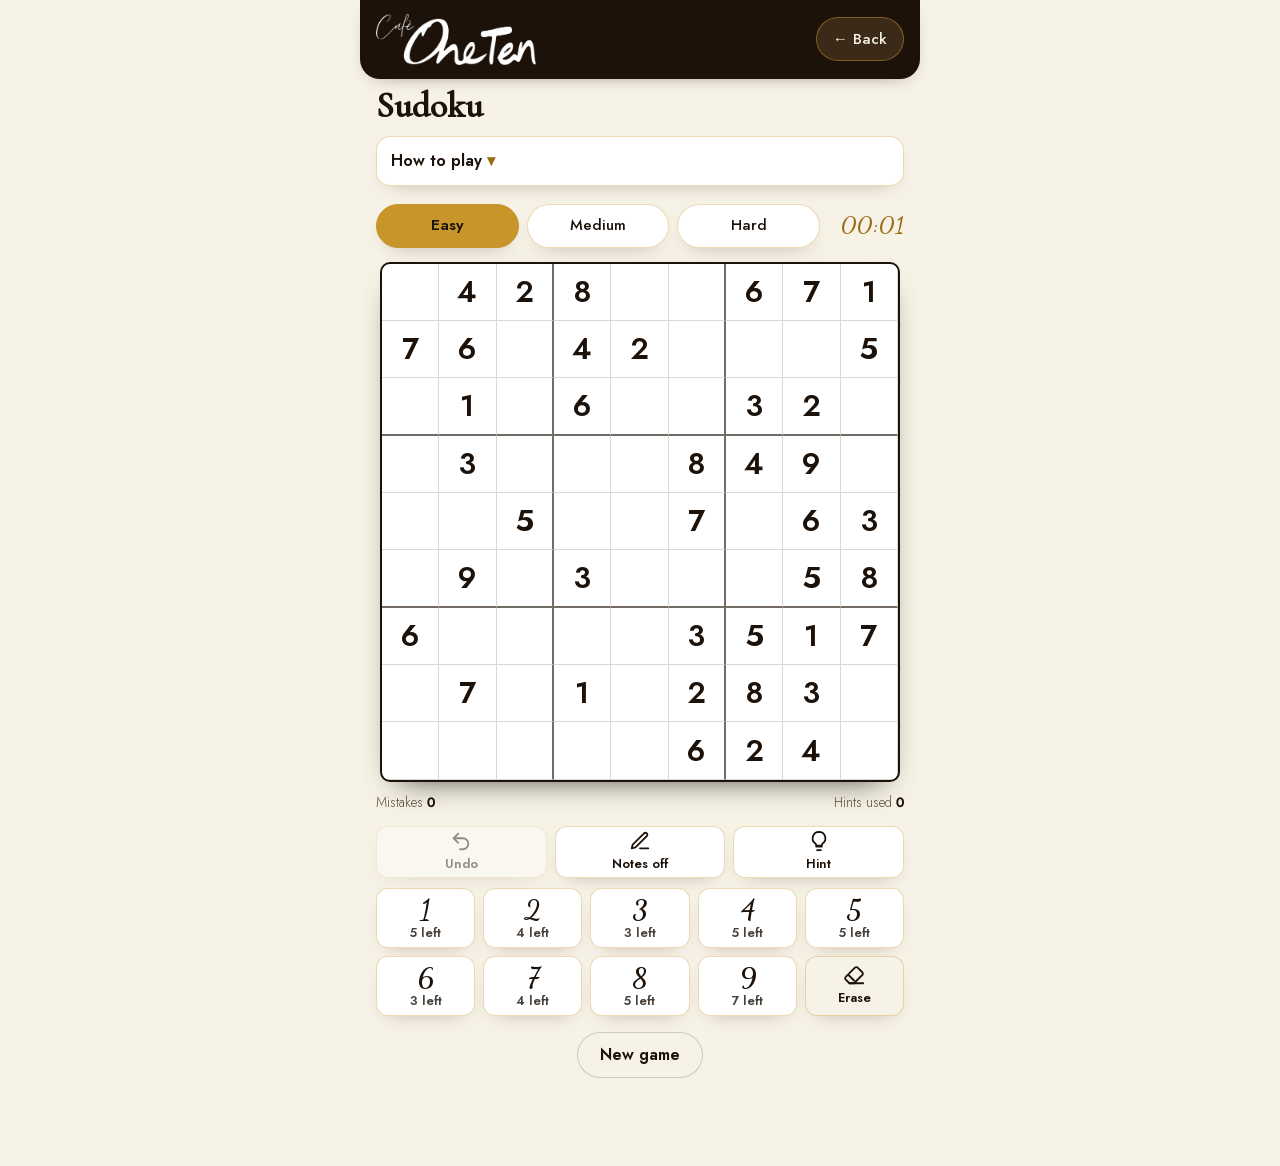
<file: table/games/sudoku/index.html>
<!DOCTYPE html>
<html lang="en-IN">
<head>
  <meta charset="UTF-8" />
  <meta name="viewport" content="width=device-width, initial-scale=1.0, viewport-fit=cover" />
  <meta name="text-scale" content="scale" />
  <title>Sudoku — Cafe OneTen</title>
  <meta name="description" content="Play Sudoku at your table at Cafe OneTen while you wait." />
  <meta name="robots" content="noindex, nofollow" />
  <meta name="theme-color" content="#1C120A" />
  <meta name="format-detection" content="telephone=yes" />
  <link rel="icon" type="image/svg+xml" href="/img/favicon/favicon.svg" />
  <link rel="icon" type="image/png" sizes="32x32" href="/img/favicon/favicon-32.png" />
  <link rel="apple-touch-icon" sizes="180x180" href="/img/favicon/apple-touch-icon.png" />
  <link rel="manifest" href="/manifest.json" />
  <link rel="preload" as="font" type="font/woff2" href="/fonts/cormorant-garamond-500.woff2" crossorigin />
  <link rel="preload" as="font" type="font/woff2" href="/fonts/jost-400.woff2" crossorigin />
  <link rel="preload" as="font" type="font/woff2" href="/fonts/dancing-script-700.woff2" crossorigin />
  <link rel="stylesheet" href="/css/table.css?v=2611j" />
  <link rel="stylesheet" href="/css/games.css?v=2611e" />
</head>
<body class="tbl">

<div class="tbl-wrap">

  <!-- SHARED TABLE HEADER (sub-page variant) — see css/table.css -->
  <header class="tbl-header">
    <a href="/" class="tbl-logo" aria-label="Cafe OneTen home">
      <img src="/img/logo/oneten-white-logo.webp?v=2611" alt="Cafe OneTen" width="800" height="254" />
    </a>
    <a class="tbl-back" href="/table/">&larr; Back</a>
  </header>

  <main id="content">
    <div class="game-intro">
      <h1>Sudoku</h1>
      <details class="game-howto">
        <summary>How to play</summary>
        <p>Fill every row, column and 3&times;3 box with the digits 1 to 9, with no repeats. Tap a cell, then tap a number. Use Notes to pencil in options, Hint to reveal one square, and Undo to step back. Three levels: Easy, Medium and Hard.</p>
      </details>
    </div>

    <section id="sudoku-root" aria-label="Sudoku game">
      <noscript>
        <p style="margin-top:12px;padding:14px;border-radius:12px;background:var(--espresso-2);color:var(--cream);">Sudoku needs JavaScript. Please turn it on to play.</p>
      </noscript>
    </section>
  </main>

</div>

<script type="module">
  import { mountSudoku } from '/js/games/sudoku-ui.js?v=2611';
  mountSudoku(document.getElementById('sudoku-root'));
</script>

</body>
</html>
</file>
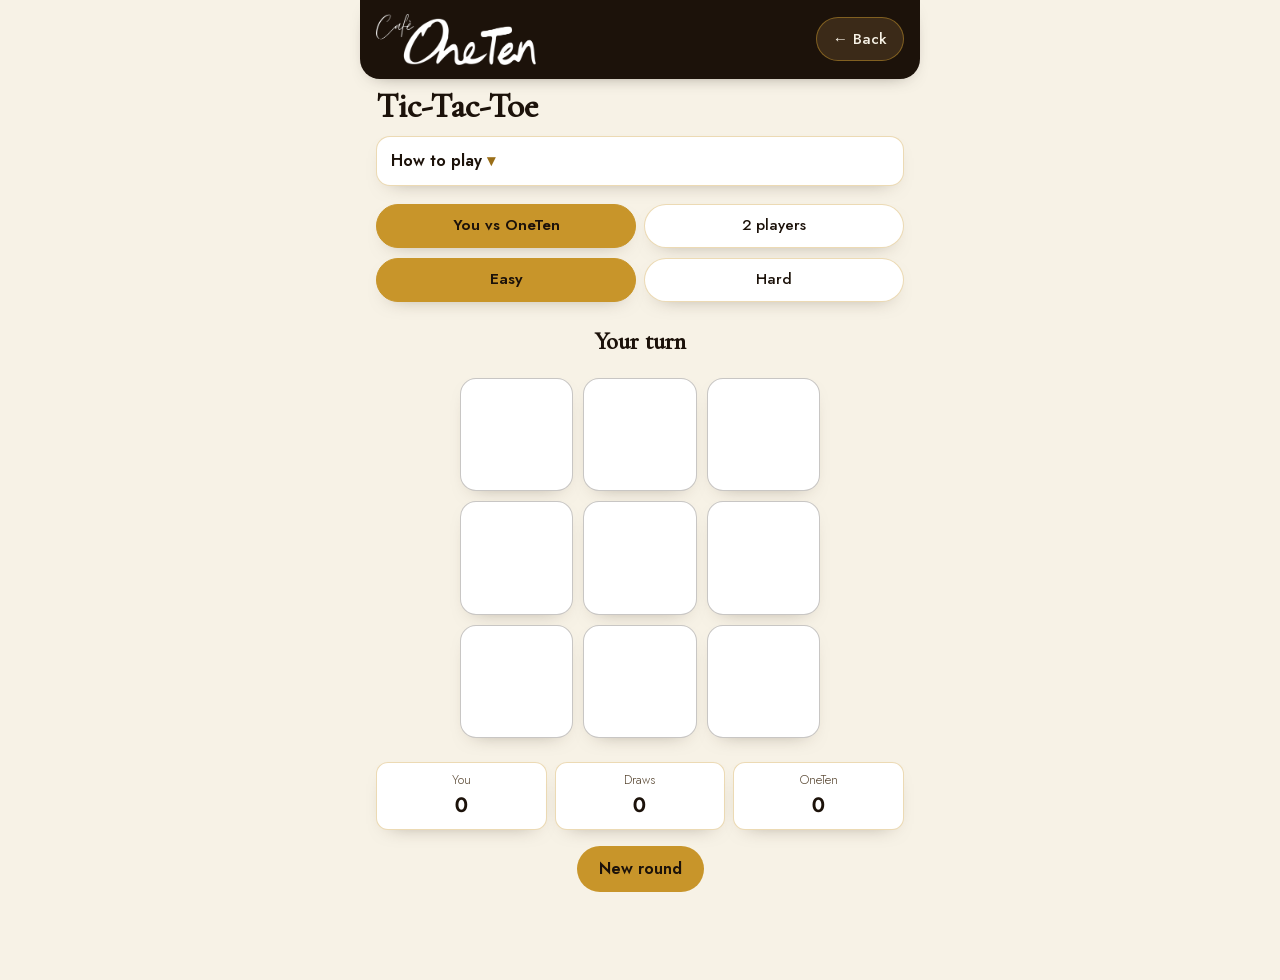
<file: table/games/tic-tac-toe/index.html>
<!DOCTYPE html>
<html lang="en-IN">
<head>
  <meta charset="UTF-8" />
  <meta name="viewport" content="width=device-width, initial-scale=1.0, viewport-fit=cover" />
  <meta name="text-scale" content="scale" />
  <title>Tic-Tac-Toe — Cafe OneTen</title>
  <meta name="description" content="Play Tic-Tac-Toe at your table at Cafe OneTen while you wait." />
  <meta name="robots" content="noindex, nofollow" />
  <meta name="theme-color" content="#1C120A" />
  <meta name="format-detection" content="telephone=yes" />
  <link rel="icon" type="image/svg+xml" href="/img/favicon/favicon.svg" />
  <link rel="icon" type="image/png" sizes="32x32" href="/img/favicon/favicon-32.png" />
  <link rel="apple-touch-icon" sizes="180x180" href="/img/favicon/apple-touch-icon.png" />
  <link rel="manifest" href="/manifest.json" />
  <link rel="preload" as="font" type="font/woff2" href="/fonts/cormorant-garamond-500.woff2" crossorigin />
  <link rel="preload" as="font" type="font/woff2" href="/fonts/jost-400.woff2" crossorigin />
  <link rel="stylesheet" href="/css/table.css?v=2611j" />
  <link rel="stylesheet" href="/css/games.css?v=2611e" />
</head>
<body class="tbl">

<div class="tbl-wrap">

  <!-- SHARED TABLE HEADER (sub-page variant) — see css/table.css -->
  <header class="tbl-header">
    <a href="/" class="tbl-logo" aria-label="Cafe OneTen home">
      <img src="/img/logo/oneten-white-logo.webp?v=2611" alt="Cafe OneTen" width="800" height="254" />
    </a>
    <a class="tbl-back" href="/table/">&larr; Back</a>
  </header>

  <main id="content">
    <div class="game-intro">
      <h1>Tic-Tac-Toe</h1>
      <details class="game-howto">
        <summary>How to play</summary>
        <p>Take turns marking squares on the 3&times;3 grid. The first to line up three in a row &mdash; across, down or diagonally &mdash; wins. Play against OneTen (Easy or Hard) or pass the phone for two players. Hard never loses, so aim for a draw.</p>
      </details>
    </div>

    <section id="tictactoe-root" aria-label="Tic-Tac-Toe game">
      <noscript>
        <p style="margin-top:12px;padding:14px;border-radius:12px;background:var(--espresso-2);color:var(--cream);">Tic-Tac-Toe needs JavaScript. Please turn it on to play.</p>
      </noscript>
    </section>
  </main>

</div>

<script type="module">
  import { mountTicTacToe } from '/js/games/tictactoe-ui.js?v=2611';
  mountTicTacToe(document.getElementById('tictactoe-root'));
</script>

</body>
</html>
</file>
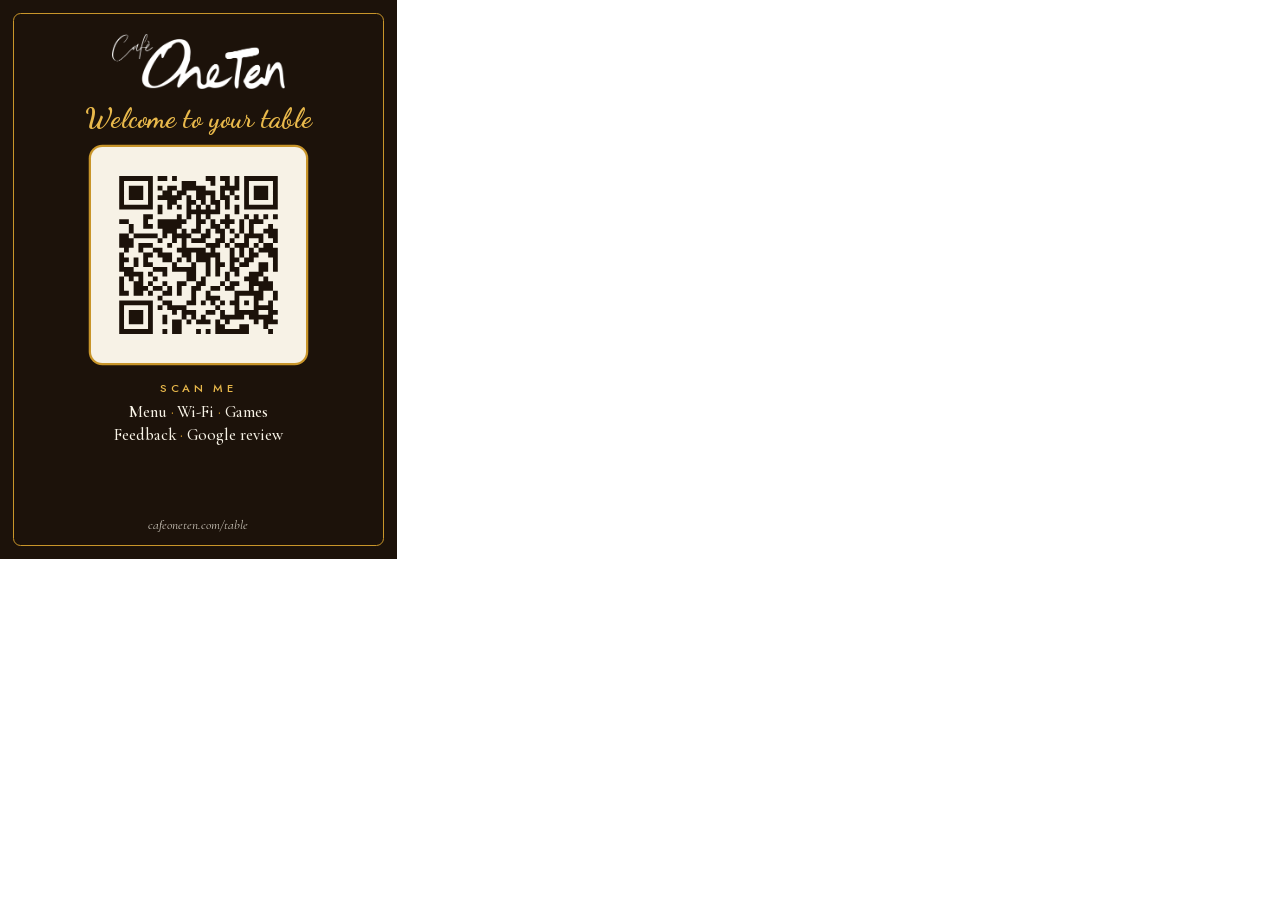
<file: src-assets/qr/table-card.html>
<!doctype html>
<html lang="en">
<head>
<meta charset="utf-8">
<meta name="robots" content="noindex">
<title>OneTen table QR card</title>
<!--
  Printable table card for the /table/ QR page.
  Open via the local server (fonts load from /fonts/):
    http://localhost:8110/src-assets/qr/table-card.html          -> one A6 card
    http://localhost:8110/src-assets/qr/table-card.html?sheet=a4 -> A4 sheet, 4 cards + cut lines
  PDFs are exported to src-assets/qr/print/.
-->
<style>
@font-face{font-family:'Cormorant Garamond';font-weight:500;src:url('/fonts/cormorant-garamond-500.woff2') format('woff2')}
@font-face{font-family:'Cormorant Garamond';font-style:italic;font-weight:400;src:url('/fonts/cormorant-garamond-italic-400.woff2') format('woff2')}
@font-face{font-family:'Dancing Script';font-weight:700;src:url('/fonts/dancing-script-700.woff2') format('woff2')}
@font-face{font-family:'Jost';font-weight:400;src:url('/fonts/jost-400.woff2') format('woff2')}
@font-face{font-family:'Jost';font-weight:500;src:url('/fonts/jost-500.woff2') format('woff2')}

:root{--espresso:#1C120A;--espresso-2:#2A1A0E;--gold:#C8952A;--gold-light:#E8B84B;--cream:#F7F2E6}
*{box-sizing:border-box;margin:0;padding:0}
html,body{background:#fff;-webkit-print-color-adjust:exact;print-color-adjust:exact}

/* one card = A6 portrait */
.card{width:105mm;height:148mm;background:var(--espresso);color:var(--cream);
  display:flex;flex-direction:column;align-items:center;padding:9mm 8mm 7mm;position:relative;overflow:hidden}
.card::before{content:"";position:absolute;inset:3.5mm;border:.35mm solid var(--gold);border-radius:2mm;pointer-events:none}
.logo{width:46mm;height:auto}
.welcome{font-family:'Dancing Script',cursive;font-weight:700;color:var(--gold-light);font-size:21pt;line-height:1;margin-top:4mm}
.qr-wrap{background:var(--cream);border-radius:3mm;padding:2.5mm;margin-top:4mm;box-shadow:0 0 0 .6mm var(--gold)}
.qr-wrap img{display:block;width:52mm;height:52mm}
.scan{font-family:'Jost',sans-serif;font-weight:500;letter-spacing:.32em;text-transform:uppercase;
  font-size:8.5pt;color:var(--gold-light);margin-top:4.5mm}
.list{font-family:'Cormorant Garamond',Georgia,serif;font-weight:500;font-size:12.5pt;text-align:center;line-height:1.35;margin-top:1.5mm}
.list span{color:var(--gold);padding:0 1mm}
.url{margin-top:auto;font-family:'Cormorant Garamond',Georgia,serif;font-style:italic;font-size:10pt;opacity:.8}

/* A4 sheet: 2x2 cards, centred, dashed cut lines */
body.a4{width:210mm;height:297mm;display:grid;place-content:center}
body.a4 .sheet{display:grid;grid-template-columns:105mm 105mm;grid-template-rows:148mm 148mm;outline:.2mm dashed #999}
body.a4 .card{outline:.2mm dashed #999}
@page{size:105mm 148mm;margin:0}
body.a4{}
</style>
<style id="page-a4" media="not all">@page{size:A4;margin:0}</style>
</head>
<body>
<template id="tpl">
  <div class="card">
    <img class="logo" src="/img/logo/oneten-white-logo.png" alt="Cafe OneTen">
    <p class="welcome">Welcome to your table</p>
    <div class="qr-wrap"><img src="/src-assets/qr/oneten-table-qr.svg" alt="QR code to cafeoneten.com/table"></div>
    <p class="scan">Scan me</p>
    <p class="list">Menu<span>·</span>Wi-Fi<span>·</span>Games<br>Feedback<span>·</span>Google review</p>
    <p class="url">cafeoneten.com/table</p>
  </div>
</template>
<script>
  var a4 = new URLSearchParams(location.search).get('sheet') === 'a4';
  var tpl = document.getElementById('tpl').content;
  if (a4) {
    document.body.classList.add('a4');
    document.getElementById('page-a4').media = 'all';
    var sheet = document.createElement('div'); sheet.className = 'sheet';
    for (var i = 0; i < 4; i++) sheet.appendChild(tpl.cloneNode(true));
    document.body.appendChild(sheet);
  } else {
    document.body.appendChild(tpl.cloneNode(true));
  }
</script>
</body>
</html>
</file>
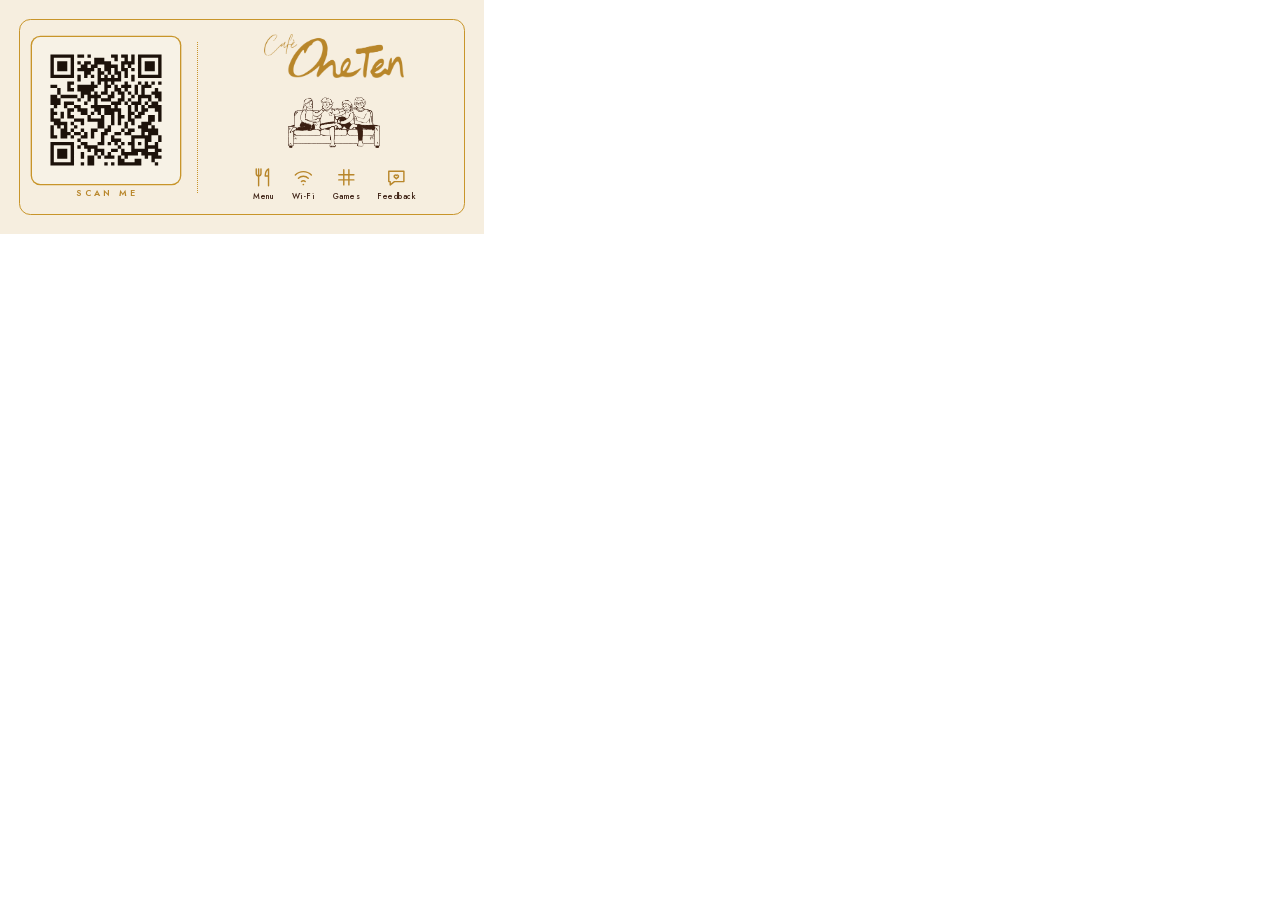
<file: src-assets/qr/sticker/sticker.html>
<!doctype html>
<html lang="en">
<head>
<meta charset="utf-8">
<meta name="robots" content="noindex">
<title>OneTen table sticker</title>
<!--
  Table sticker for the /table/ QR page. Trim 122 x 56 mm, +3 mm bleed each side (128 x 62 mm page).
  Open via the local server (fonts/logo load from site paths):
    ?v=cream     cream version (default)        ?v=espresso   dark version
    ?preview     both versions on screen with trim line, no bleed page size
  Print PDFs: print/oneten-table-sticker-{cream,espresso}.pdf
-->
<style>
@font-face{font-family:'Jost';font-weight:500;src:url('/fonts/jost-500.woff2') format('woff2')}
@font-face{font-family:'Jost';font-weight:600;src:url('/fonts/jost-600.woff2') format('woff2')}
@font-face{font-family:'Dancing Script';font-weight:600;src:url('/fonts/dancing-script-600.woff2') format('woff2')}

:root{--bleed:3mm;--w:122mm;--h:56mm}
*{box-sizing:border-box;margin:0;padding:0}
html,body{-webkit-print-color-adjust:exact;print-color-adjust:exact;background:#fff}
@page{size:128mm 62mm;margin:0}

/* page = trim + bleed; artwork fills bleed, content stays in the safe area */
.page{width:calc(var(--w) + 2*var(--bleed));height:calc(var(--h) + 2*var(--bleed));padding:var(--bleed);background:var(--bg)}
.st{width:var(--w);height:var(--h);position:relative;display:flex;align-items:center;gap:4.5mm;padding:5mm 5mm 5mm 5.5mm;color:var(--ink)}
.st::before{content:"";position:absolute;inset:2mm;border:.3mm solid var(--line);border-radius:3mm}

.cream   {--bg:#F6EEDF;--ink:#3B1F12;--gold:#B8862A;--line:#C8952A;--qrbg:#F7F2E6}
.espresso{--bg:#1C120A;--ink:#F7F2E6;--gold:#E0AE4A;--line:#C8952A;--qrbg:#F7F2E6}

.qr{flex:none;display:flex;flex-direction:column;align-items:center;gap:1.3mm}
.qr-box{width:39mm;height:39mm;background:var(--qrbg);border-radius:2.2mm;padding:1.2mm;box-shadow:0 0 0 .35mm var(--line)}
.qr-box img{display:block;width:100%;height:100%}
.qr p{font:600 6.6pt/1 'Jost',sans-serif;letter-spacing:.34em;text-transform:uppercase;color:var(--gold);padding-left:.34em}

.rule{flex:none;width:0;align-self:stretch;margin:3mm 0;border-left:.35mm dotted var(--line)}

.side{flex:1;display:flex;flex-direction:column;align-items:center;justify-content:space-between;height:100%;padding:1mm 0}
.logo{width:37mm;height:auto;display:block}
.family{height:13.5mm;width:auto;display:block}
.icons{display:flex;gap:4.6mm;list-style:none}
.icons li{display:flex;flex-direction:column;align-items:center;gap:1mm;font:500 6pt/1 'Jost',sans-serif;letter-spacing:.06em}
.icons circle{fill:var(--gold);stroke:none}
.icons svg{width:6mm;height:6mm;fill:none;stroke:var(--gold);stroke-width:1.5;stroke-linecap:round;stroke-linejoin:round}

/* preview mode */
body.preview{padding:10mm;display:grid;gap:8mm;justify-content:start;background:#ddd}
body.preview .page{padding:0;width:var(--w);height:var(--h)}
</style>
</head>
<body>
<template id="tpl">
  <div class="page"><div class="st">
    <div class="qr">
      <div class="qr-box"><img src="/src-assets/qr/oneten-table-qr.svg" alt="QR code to cafeoneten.com/table"></div>
      <p>Scan me</p>
    </div>
    <span class="rule" aria-hidden="true"></span>
    <div class="side">
      <img class="logo" alt="Cafe OneTen">
      <img class="family" alt="">
      <ul class="icons">
        <li><svg viewBox="0 0 24 24"><path d="M7 3v18M4.5 3v5a2.5 2.5 0 0 0 5 0V3M17.5 21V3c-2.2 1.2-3.5 4-3.5 7.5h3.5"/></svg>Menu</li>
        <li><svg viewBox="0 0 24 24"><path d="M3.5 9.5a12 12 0 0 1 17 0M6.8 13a7.3 7.3 0 0 1 10.4 0M10 16.4a2.8 2.8 0 0 1 4 0"/><circle cx="12" cy="19.6" r=".9"/></svg>Wi-Fi</li>
        <li><svg viewBox="0 0 24 24"><path d="M9.3 4v16M14.7 4v16M4 9.3h16M4 14.7h16"/></svg>Games</li>
        <li><svg viewBox="0 0 24 24"><path d="M4 5.5h16v11H10l-4.5 3.5v-3.5H4z"/><path d="M12 13.6l-2.2-2.1a1.35 1.35 0 0 1 2.2-1.5 1.35 1.35 0 0 1 2.2 1.5z"/></svg>Feedback</li>
      </ul>
    </div>
  </div></div>
</template>
<script>
  var q = new URLSearchParams(location.search);
  var variants = q.has('preview') ? ['cream','espresso'] : [q.get('v') === 'espresso' ? 'espresso' : 'cream'];
  if (q.has('preview')) document.body.classList.add('preview');
  variants.forEach(function (v) {
    var n = document.getElementById('tpl').content.cloneNode(true);
    n.querySelector('.page').classList.add(v);
    n.querySelector('.logo').src = v === 'espresso' ? 'logo-gold-light.png' : 'logo-gold-dark.png';
    n.querySelector('.family').src = v === 'espresso' ? 'family-cream.png' : 'family-ink.png';
    document.body.appendChild(n);
  });
</script>
</body>
</html>
</file>
<file: css/style.css>
/* ── FONTS ── */
@font-face { font-family: 'Cormorant Garamond'; font-style: italic; font-weight: 300; font-display: swap; src: url('/fonts/cormorant-garamond-italic-300.woff2') format('woff2'); }
@font-face { font-family: 'Cormorant Garamond'; font-style: italic; font-weight: 400; font-display: swap; src: url('/fonts/cormorant-garamond-italic-400.woff2') format('woff2'); }
@font-face { font-family: 'Cormorant Garamond'; font-style: normal; font-weight: 300; font-display: swap; src: url('/fonts/cormorant-garamond-300.woff2') format('woff2'); }
@font-face { font-family: 'Cormorant Garamond'; font-style: normal; font-weight: 400; font-display: swap; src: url('/fonts/cormorant-garamond-400.woff2') format('woff2'); }
@font-face { font-family: 'Cormorant Garamond'; font-style: normal; font-weight: 500; font-display: swap; src: url('/fonts/cormorant-garamond-500.woff2') format('woff2'); }
@font-face { font-family: 'Dancing Script'; font-style: normal; font-weight: 400; font-display: swap; src: url('/fonts/dancing-script-400.woff2') format('woff2'); }
@font-face { font-family: 'Dancing Script'; font-style: normal; font-weight: 600; font-display: swap; src: url('/fonts/dancing-script-600.woff2') format('woff2'); }
@font-face { font-family: 'Dancing Script'; font-style: normal; font-weight: 700; font-display: swap; src: url('/fonts/dancing-script-700.woff2') format('woff2'); }
@font-face { font-family: 'Jost'; font-style: normal; font-weight: 200; font-display: swap; src: url('/fonts/jost-200.woff2') format('woff2'); }
@font-face { font-family: 'Jost'; font-style: normal; font-weight: 300; font-display: swap; src: url('/fonts/jost-300.woff2') format('woff2'); }
@font-face { font-family: 'Jost'; font-style: normal; font-weight: 400; font-display: swap; src: url('/fonts/jost-400.woff2') format('woff2'); }
@font-face { font-family: 'Jost'; font-style: normal; font-weight: 500; font-display: swap; src: url('/fonts/jost-500.woff2') format('woff2'); }
@font-face { font-family: 'Jost'; font-style: normal; font-weight: 600; font-display: swap; src: url('/fonts/jost-600.woff2') format('woff2'); }

/* ── RESET & ROOT ── */
*, *::before, *::after { box-sizing: border-box; margin: 0; padding: 0; }
html { scroll-behavior: smooth; }

:root {
  --gold:          #C8952A;
  --gold-light:    #E8B84B;
  --gold-deep:     #9A6E18;
  --espresso:      #1C120A;
  --espresso-2:    #2A1A0E;
  --espresso-3:    #3B2A18;
  --espresso-mid:  #3B2A18;
  --cream:         #F7F2E6;
  --cream-warm:    #EDE4D0;
  --cream-2:       #EDE4D0;
  --sand:          #D4C09A;
  --sage:          #6B7C5A;
  --marble:        #F5F3EF;
  --charcoal:      #2C2825;

  --font-script: 'Dancing Script', cursive;
  --font-serif:  'Cormorant Garamond', Georgia, serif;
  --font-sans:   'Jost', sans-serif;
}

body {
  background: var(--cream);
  color: var(--charcoal);
  font-family: var(--font-sans);
  font-weight: 300;
  cursor: none;
}

/* ── CUSTOM CURSOR ── */
.cursor {
  position: fixed; z-index: 9999; pointer-events: none;
  width: 12px; height: 12px;
  background: var(--gold);
  border-radius: 50%;
  transform: translate(-50%, -50%);
  transition: transform 0.1s, width 0.3s, height 0.3s, background 0.3s;
  mix-blend-mode: multiply;
}
.cursor-ring {
  position: fixed; z-index: 9998; pointer-events: none;
  width: 36px; height: 36px;
  border: 1.5px solid var(--gold);
  border-radius: 50%;
  transform: translate(-50%, -50%);
  transition: transform 0.18s ease-out, width 0.3s, height 0.3s;
  opacity: 0.6;
}
body:has(a:hover) .cursor, body:has(button:hover) .cursor { width: 20px; height: 20px; }
body:has(a:hover) .cursor-ring, body:has(button:hover) .cursor-ring { width: 56px; height: 56px; opacity: 0.3; }

/* ── NAV ── */
nav {
  position: fixed; top: 0; left: 0; right: 0; z-index: 100;
  display: grid; grid-template-columns: 1fr auto 1fr;
  align-items: center;
  padding: 0 5vw;
  height: 72px;
  transition: background 0.4s, box-shadow 0.4s;
}
nav.scrolled {
  background: var(--espresso);
  box-shadow: 0 2px 24px rgba(28,18,10,0.3);
}
.nav-logo {
  text-decoration: none;
  justify-self: start;
  display: flex;
  align-items: center;
  transition: opacity 0.3s;
}
.nav-logo img {
  height: 48px;
  width: auto;
  display: block;
}
.nav-logo:hover { opacity: 0.8; }
.nav-links {
  display: flex; align-items: center; gap: 3rem;
  list-style: none;
}
.nav-links a {
  font-family: var(--font-sans);
  font-size: .68rem; font-weight: 500;
  letter-spacing: .18em; text-transform: uppercase;
  color: rgba(247,242,230,0.75);
  text-decoration: none;
  transition: color 0.2s;
}
.nav-links a:hover { color: var(--gold-light); }
.nav-links a.active { color: var(--gold); }
.nav-cta {
  font-family: var(--font-sans);
  font-size: .68rem; font-weight: 600;
  letter-spacing: .16em; text-transform: uppercase;
  color: var(--espresso);
  background: var(--gold);
  padding: 10px 24px;
  border: none; border-radius: 2px;
  text-decoration: none; cursor: pointer;
  transition: background 0.25s, transform 0.2s;
  justify-self: end;
}
.nav-cta:hover { background: var(--gold-light); transform: translateY(-1px); }

/* ── HOME HERO ── */
#hero {
  position: relative;
  height: 100vh; min-height: 700px;
  display: flex; flex-direction: column;
  justify-content: center; align-items: flex-start;
  padding: 0 5vw;
  background: var(--espresso);
  overflow: hidden;
}
#hero::before {
  content: '';
  position: absolute; inset: 0; z-index: 1;
  background-image: url("data:image/svg+xml,%3Csvg viewBox='0 0 256 256' xmlns='http://www.w3.org/2000/svg'%3E%3Cfilter id='noise'%3E%3CfeTurbulence type='fractalNoise' baseFrequency='0.9' numOctaves='4' stitchTiles='stitch'/%3E%3C/filter%3E%3Crect width='100%25' height='100%25' filter='url(%23noise)' opacity='0.05'/%3E%3C/svg%3E");
  opacity: 0.35; pointer-events: none;
}
/* ── HERO SLIDER ── */
.hero-slides {
  position: absolute;
  inset: 0;
  z-index: 0;
  overflow-x: hidden;
}
.hero-slide {
  position: absolute;
  inset: 0;
  opacity: 0;
  transition: opacity 1.4s cubic-bezier(0.4, 0, 0.2, 1);
}
.hero-slide.active { opacity: 1; }
.hero-slide picture {
  display: block;
  position: absolute;
  inset: 0;
}
.hero-slide img {
  width: 100%; height: 100%;
  object-fit: cover;
  object-position: center;
}
/* Minimal bottom vignette so dots stay readable — images carry their own dark panels */
.hero-slide::after {
  content: '';
  position: absolute; inset: 0;
  background: linear-gradient(to top, rgba(28,18,10,0.5) 0%, transparent 18%);
  pointer-events: none;
}
/* Dot indicators — bottom-right */
.hero-dots {
  position: absolute;
  bottom: 7rem;
  right: 5vw;
  z-index: 5;
  display: flex;
  gap: .5rem;
  align-items: center;
}
/* CTA button group — below the dots, right-aligned */
.hero-cta-group {
  position: absolute;
  bottom: 2.5rem;
  right: 5vw;
  z-index: 4;
  display: flex;
  gap: 1.25rem;
  align-items: center;
  opacity: 0;
  animation: fadeUp 0.8s ease forwards 1.1s;
}
.hero-dot {
  width: 8px; height: 8px;
  border-radius: 50%;
  background: rgba(212,192,154,0.3);
  border: 1.5px solid rgba(212,192,154,0.55);
  padding: 0;
  cursor: pointer;
  transition: background 0.35s ease, transform 0.35s ease, border-color 0.35s ease;
}
.hero-dot.active {
  background: var(--gold);
  border-color: var(--gold);
  transform: scale(1.4);
}
.hero-dot:hover:not(.active) {
  background: rgba(212,192,154,0.55);
  border-color: var(--sand);
}
/* Visually hidden but readable by screen readers and search engines */
.sr-only {
  position: absolute;
  width: 1px; height: 1px;
  padding: 0; margin: -1px;
  overflow: hidden;
  clip: rect(0,0,0,0);
  white-space: nowrap;
  border: 0;
}
.hero-content { position: relative; z-index: 3; max-width: 55vw; }
.hero-eyebrow {
  font-family: var(--font-sans);
  font-size: .65rem; font-weight: 500;
  letter-spacing: .28em; text-transform: uppercase;
  color: var(--gold);
  margin-bottom: 1.5rem;
  display: flex; align-items: center; gap: 1rem;
  opacity: 0;
  animation: fadeUp 0.8s ease forwards 0.3s;
}
.hero-eyebrow::before {
  content: '';
  display: block; width: 32px; height: 1px;
  background: var(--gold);
}
.hero-wordmark {
  font-family: var(--font-script);
  font-size: clamp(5rem, 11vw, 10rem);
  color: var(--cream);
  line-height: 0.92;
  font-weight: 700;
  letter-spacing: -1px;
  opacity: 0;
  animation: fadeUp 1s ease forwards 0.5s;
}
.hero-wordmark span {
  display: block;
  font-family: var(--font-sans);
  font-size: clamp(1.1rem, 2vw, 1.6rem);
  font-weight: 200;
  letter-spacing: .08em;
  color: var(--sand);
  margin-top: .5rem;
}
.hero-tagline {
  font-family: var(--font-serif);
  font-size: clamp(1rem, 1.8vw, 1.4rem);
  font-style: italic;
  font-weight: 300;
  color: rgba(212,192,154,0.85);
  margin-top: 2rem;
  max-width: 480px;
  line-height: 1.6;
  opacity: 0;
  animation: fadeUp 0.9s ease forwards 0.8s;
}
.hero-actions {
  display: flex; gap: 1.5rem; align-items: center;
  margin-top: 3rem;
  opacity: 0;
  animation: fadeUp 0.8s ease forwards 1.1s;
}
.btn-primary {
  font-family: var(--font-sans);
  font-size: .7rem; font-weight: 600;
  letter-spacing: .16em; text-transform: uppercase;
  color: var(--espresso);
  background: var(--gold);
  padding: 15px 36px;
  border: none; border-radius: 2px;
  text-decoration: none; cursor: pointer;
  transition: background 0.25s, transform 0.2s, box-shadow 0.25s;
  box-shadow: 0 4px 20px rgba(200,149,42,0.35);
}
.btn-primary:hover { background: var(--gold-light); transform: translateY(-2px); box-shadow: 0 8px 28px rgba(200,149,42,0.45); }
.btn-ghost {
  font-family: var(--font-sans);
  font-size: .7rem; font-weight: 500;
  letter-spacing: .16em; text-transform: uppercase;
  color: var(--sand);
  border-bottom: 1px solid rgba(212,192,154,0.4);
  text-decoration: none; padding-bottom: 2px;
  transition: color 0.2s, border-color 0.2s;
}
.btn-ghost:hover { color: var(--gold-light); border-color: var(--gold-light); }
.btn-outline {
  font-family: var(--font-sans);
  font-size: .7rem; font-weight: 500;
  letter-spacing: .16em; text-transform: uppercase;
  color: var(--espresso);
  border: 1.5px solid var(--espresso);
  padding: 13px 32px; border-radius: 2px;
  text-decoration: none;
  transition: background 0.25s, color 0.25s;
}
.btn-outline:hover { background: var(--espresso); color: var(--cream); }
@keyframes fadeUp {
  from { opacity: 0; transform: translateY(24px); }
  to   { opacity: 1; transform: translateY(0); }
}

/* ── PAGE HERO (subpages: menu, visit, story, faq) ── */
.page-hero {
  position: relative;
  height: 100vh; min-height: 560px;
  overflow: hidden;
  display: flex; align-items: flex-end;
}
.page-hero-cta {
  position: absolute;
  bottom: 2.5rem; right: 5vw;
  z-index: 3;
  font-family: var(--font-sans);
  font-size: .7rem; font-weight: 600;
  letter-spacing: .15em; text-transform: uppercase;
  color: var(--espresso);
  background: var(--gold);
  padding: 14px 28px;
  text-decoration: none;
  transition: background 0.25s, color 0.25s;
}
.page-hero-cta:hover { background: var(--gold-light); }
.page-hero picture {
  position: absolute; inset: 0;
  width: 100%; height: 100%;
}
.page-hero picture img {
  width: 100%; height: 100%;
  object-fit: cover; object-position: center;
}
.page-hero-overlay {
  position: absolute; inset: 0;
  background:
    linear-gradient(to bottom, rgba(28,18,10,0.6) 0%, rgba(28,18,10,0.15) 20%, transparent 45%),
    linear-gradient(to top, rgba(28,18,10,0.85) 0%, rgba(28,18,10,0.2) 40%, transparent 70%);
  pointer-events: none;
}
/* Poster hero (menu): whole image, never cropped. Nav-height top band keeps the fixed nav off the artwork. */
.page-hero--poster {
  height: auto; min-height: 0; overflow: visible;
  display: block;
  padding-top: 72px;
  background: var(--espresso);
}
.page-hero--poster picture {
  position: static; display: block;
  width: 100%; height: auto;
}
.page-hero--poster picture img {
  display: block;
  width: 100%; height: auto;
  aspect-ratio: 1672 / 941;
  object-fit: contain;
}
.page-hero--poster .page-hero-cta-wrap {
  display: flex; justify-content: center;
  padding: 1.75rem 5vw 2.25rem;
  background: var(--espresso);
}
.page-hero--poster .page-hero-cta {
  position: static;
  text-align: center;
}
@media (max-width: 768px) {
  .page-hero--poster picture img { aspect-ratio: 851 / 1847; }
}
.page-hero-content {
  position: relative; z-index: 2;
  width: 100%;
  padding: 0 5vw 4.5rem;
}
.page-hero-content .eyebrow {
  font-family: var(--font-sans);
  font-size: .62rem; font-weight: 600;
  letter-spacing: .22em; text-transform: uppercase;
  color: var(--gold); margin-bottom: 1rem;
  display: flex; align-items: center; gap: 1rem;
}
.page-hero-content .eyebrow::before {
  content: ''; display: block; width: 28px; height: 1px; background: var(--gold);
}
.page-hero-content h1 {
  font-family: var(--font-serif);
  font-size: clamp(2rem, 4.5vw, 4rem);
  font-style: italic; font-weight: 300;
  color: var(--cream); line-height: 1.15;
  max-width: 860px;
}

/* ── BREADCRUMB ── */
.breadcrumb {
  display: block;
  padding: 1rem 5vw;
  background: var(--cream-warm);
  border-bottom: 1px solid rgba(28,18,10,0.06);
  font-family: var(--font-sans);
  font-size: .7rem; font-weight: 400;
  color: var(--sand);
  margin-top: 72px;
}
.breadcrumb a {
  color: var(--espresso-mid); text-decoration: none;
  transition: color 0.2s;
}
.breadcrumb a:hover { color: var(--gold); }
.breadcrumb .sep { margin: 0 .6rem; color: var(--sand); }
.breadcrumb .current { color: var(--gold); }

/* ── MARQUEE ── */
.marquee-section {
  background: linear-gradient(90deg, var(--espresso-3) 0%, var(--espresso-2) 50%, var(--espresso-3) 100%);
  border-top: 1px solid rgba(200,149,42,0.28);
  border-bottom: 1px solid rgba(200,149,42,0.28);
  padding: 1.1rem 0;
  overflow: hidden;
}
.marquee-track {
  display: flex; white-space: nowrap;
  animation: marqueeScroll 28s linear infinite;
}
.marquee-track:hover { animation-play-state: paused; }
.marquee-item {
  display: inline-flex; align-items: center; gap: 2.5rem;
  padding-right: 2.5rem;
  font-family: var(--font-sans);
  font-size: .64rem; font-weight: 500;
  letter-spacing: .2em; text-transform: uppercase;
  color: var(--cream);
}
.marquee-item .dot {
  width: 5px; height: 5px;
  border-radius: 50%;
  background: var(--gold);
  box-shadow: 0 0 6px rgba(200,149,42,0.5);
  flex-shrink: 0;
}
@keyframes marqueeScroll { from { transform: translateX(0); } to { transform: translateX(-50%); } }

/* ── SECTION BASE ── */
section { width: 100%; }
.section-label {
  font-family: var(--font-sans);
  font-size: .62rem; font-weight: 600;
  letter-spacing: .22em; text-transform: uppercase;
  color: var(--gold);
  display: flex; align-items: center; gap: 1rem;
}
.section-label::before {
  content: '';
  display: block; width: 28px; height: 1px;
  background: var(--gold);
}
.reveal { opacity: 0; transform: translateY(32px); transition: opacity 0.8s ease, transform 0.8s ease; }
.reveal.visible { opacity: 1; transform: translateY(0); }
.reveal-left { opacity: 0; transform: translateX(-40px); transition: opacity 0.8s ease, transform 0.8s ease; }
.reveal-left.visible { opacity: 1; transform: translateX(0); }
.reveal-right { opacity: 0; transform: translateX(40px); transition: opacity 0.8s ease, transform 0.8s ease; }
.reveal-right.visible { opacity: 1; transform: translateX(0); }

/* ── STORY SECTION (home) ── */
#story {
  background: var(--cream);
  padding: 9rem 5vw;
}
.story-grid {
  display: grid;
  grid-template-columns: 1fr 1fr;
  gap: 6vw;
  align-items: start;
  max-width: 1400px; margin: 0 auto;
}
.story-left .section-label { margin-bottom: 2.5rem; }
.story-heading {
  font-family: var(--font-serif);
  font-size: clamp(2.4rem, 4.5vw, 4rem);
  font-style: italic;
  font-weight: 300;
  color: var(--espresso);
  line-height: 1.15;
  margin-bottom: 2rem;
}
.story-heading em {
  font-style: normal;
  color: var(--gold);
  font-family: var(--font-script);
  font-size: 1.1em;
}
.story-body {
  font-family: var(--font-sans);
  font-size: .95rem;
  font-weight: 300;
  color: var(--espresso-3);
  line-height: 1.85;
  max-width: 480px;
  margin-bottom: 2rem;
}
.story-right { padding-top: 4rem; }
.stat-eyebrow {
  font-family: var(--font-sans); font-size: .52rem; font-weight: 600;
  letter-spacing: .2em; text-transform: uppercase;
  color: var(--gold); margin-bottom: .2rem; opacity: 0.8;
}
.story-quote {
  margin-top: 1.8rem;
  background: var(--espresso-2);
  border-left: 2px solid var(--gold);
  border-radius: 0 4px 4px 0;
  padding: 1.8rem 2rem;
  position: relative;
}
.story-quote-mark {
  font-family: var(--font-script); font-size: 4rem;
  color: var(--gold); line-height: 0; position: absolute;
  top: 2.2rem; left: 1.4rem; opacity: 0.35;
}
.story-quote-text {
  font-family: var(--font-serif); font-size: 1.05rem;
  font-style: italic; font-weight: 300;
  color: var(--cream); line-height: 1.75;
  padding-left: 1rem;
}
.story-quote-attr {
  font-family: var(--font-sans); font-size: .65rem;
  letter-spacing: .1em; text-transform: uppercase;
  color: rgba(212,192,154,0.5); margin-top: .8rem;
  padding-left: 1rem;
}
.stats-grid {
  display: grid; grid-template-columns: 1fr 1fr;
  gap: 1px;
  background: rgba(200,149,42,0.14);
  border-radius: 6px;
  overflow: hidden;
}
.stat-card {
  background: var(--espresso-2);
  padding: 2rem 1.8rem;
  display: flex; flex-direction: column; gap: .5rem;
  position: relative;
  overflow: hidden;
  transition: background 0.35s;
}
.stat-card::before {
  content: '';
  position: absolute; top: 0; left: 0; right: 0;
  height: 2px;
  background: linear-gradient(90deg, var(--gold) 0%, rgba(200,149,42,0) 100%);
  transform: scaleX(0); transform-origin: left;
  transition: transform 0.4s ease;
}
.stat-card:hover { background: var(--espresso-3); }
.stat-card:hover::before { transform: scaleX(1); }
.stat-number {
  font-family: var(--font-serif);
  font-size: 3rem;
  font-weight: 300;
  color: var(--gold-light);
  line-height: 1;
}
.stat-number .unit {
  font-family: var(--font-script);
  font-size: 2.2rem;
  color: var(--gold);
}
.stat-label {
  font-family: var(--font-sans);
  font-size: .58rem;
  font-weight: 600;
  letter-spacing: .18em;
  text-transform: uppercase;
  color: rgba(212,192,154,0.45);
}
.story-image-pair {
  margin-top: 3rem;
  display: grid; grid-template-columns: 3fr 2fr; gap: 12px;
}
.story-img {
  border-radius: 4px;
  overflow: hidden;
}
.story-img img {
  width: 100%; height: 100%;
  object-fit: cover;
  display: block;
  filter: saturate(0.9) sepia(0.08);
  transition: transform 0.6s ease, filter 0.4s;
}
.story-img img:hover { transform: scale(1.03); filter: saturate(1) sepia(0); }
.story-img.tall { height: 340px; }
.story-img.short { height: 340px; }

/* ── QUICK-FACTS BLOCK ── */
.quick-facts {
  background: var(--espresso);
  border: 1px solid rgba(200,149,42,0.15);
  border-radius: 4px;
  padding: 3rem 3.5rem;
  max-width: 1000px; margin: 0 auto 0;
}
.quick-facts h2 {
  font-family: var(--font-serif);
  font-size: 1.55rem; font-style: italic; font-weight: 300;
  color: var(--cream); margin-bottom: 2rem;
}
.quick-facts dl {
  display: grid; grid-template-columns: 160px 1fr;
  gap: 0;
}
.quick-facts dt {
  font-family: var(--font-sans);
  font-size: .68rem; font-weight: 600;
  letter-spacing: .12em; text-transform: uppercase;
  color: var(--gold);
  padding: .7rem 0;
  border-bottom: 1px solid rgba(212,192,154,0.06);
}
.quick-facts dd {
  font-family: var(--font-sans);
  font-size: .85rem; font-weight: 300;
  color: rgba(247,242,230,0.8); line-height: 1.6;
  padding: .7rem 0;
  border-bottom: 1px solid rgba(212,192,154,0.06);
}
.quick-facts a { color: var(--gold-light); text-decoration: none; }
.quick-facts a:hover { color: var(--gold); }
#quick-facts-wrap {
  background: var(--espresso);
  padding: 0 5vw 6rem;
}

/* ── FOOD SECTION ── */
#food {
  background: var(--espresso);
  padding: 8rem 5vw;
}
.food-header {
  display: flex; justify-content: space-between; align-items: flex-end;
  max-width: 1400px; margin: 0 auto 4rem;
}
.food-heading {
  font-family: var(--font-serif);
  font-size: clamp(2.8rem, 5vw, 4.5rem);
  font-style: italic; font-weight: 300;
  color: var(--cream);
  line-height: 1.1;
}
.food-heading strong {
  display: block;
  font-style: normal;
  font-family: var(--font-script);
  font-size: 1.15em;
  color: var(--gold);
}
.food-subtext {
  font-family: var(--font-sans);
  font-size: .82rem;
  color: var(--sand);
  max-width: 280px;
  text-align: right;
  line-height: 1.7;
}
.food-grid {
  max-width: 1400px; margin: 0 auto;
  display: grid;
  grid-template-columns: 1.4fr 1fr 1fr;
  grid-template-rows: 360px 280px;
  gap: 12px;
}
.food-card {
  position: relative;
  border-radius: 4px;
  overflow: hidden;
  cursor: pointer;
}
.food-card:nth-child(1) { grid-row: 1 / 3; }
.food-card img {
  width: 100%; height: 100%;
  object-fit: cover;
  display: block;
  transition: transform 0.7s ease, filter 0.4s;
  filter: saturate(0.85) brightness(0.9);
}
.food-card:hover img { transform: scale(1.06); filter: saturate(1) brightness(0.95); }
.food-card-overlay {
  position: absolute; inset: 0;
  background: linear-gradient(to top, rgba(28,18,10,0.9) 0%, transparent 55%);
  display: flex; flex-direction: column; justify-content: flex-end;
  padding: 1.8rem;
}
.food-tag {
  font-family: var(--font-sans);
  font-size: .58rem; font-weight: 600;
  letter-spacing: .18em; text-transform: uppercase;
  color: var(--gold);
  margin-bottom: .5rem;
}
.food-name {
  font-family: var(--font-serif);
  font-size: 1.4rem;
  font-style: italic; font-weight: 400;
  color: var(--cream);
  line-height: 1.2;
}
.food-card:nth-child(1) .food-name { font-size: 2rem; }
.food-desc {
  font-family: var(--font-sans);
  font-size: .75rem;
  color: rgba(212,192,154,0.75);
  margin-top: .4rem;
  line-height: 1.5;
}

/* ── EXPERIENCE SECTION ── */
#experience {
  background: var(--cream);
  padding: 9rem 5vw;
}
.exp-grid {
  max-width: 1400px; margin: 0 auto;
  display: grid;
  grid-template-columns: 1fr 1fr;
  gap: 8vw;
  align-items: center;
}
.exp-images {
  display: grid;
  grid-template-columns: 1fr 1fr;
  grid-template-rows: 320px 210px 210px;
  gap: 10px;
}
.exp-img {
  border-radius: 4px; overflow: hidden;
}
.exp-img img {
  width: 100%; height: 100%;
  object-fit: cover;
  filter: saturate(0.9) sepia(0.08);
  transition: transform 0.5s, filter 0.4s;
}
.exp-img:hover img { transform: scale(1.04); filter: saturate(1) sepia(0); }
.exp-img:first-child { grid-column: 1 / 3; }
.exp-content .section-label { margin-bottom: 2.5rem; }
.exp-heading {
  font-family: var(--font-serif);
  font-size: clamp(2.2rem, 4vw, 3.5rem);
  font-style: italic; font-weight: 300;
  color: var(--espresso);
  line-height: 1.2;
  margin-bottom: 1.5rem;
}
.exp-body {
  font-family: var(--font-sans);
  font-size: .9rem; font-weight: 300;
  color: var(--espresso-3);
  line-height: 1.85;
  margin-bottom: 2.5rem;
}
.exp-features {
  display: flex; flex-direction: column; gap: 1rem;
}
.exp-feature {
  display: flex; align-items: flex-start; gap: 1rem;
  padding-bottom: 1rem;
  border-bottom: 1px solid rgba(28,18,10,0.08);
}
.exp-feature:last-child { border-bottom: none; }
.exp-feature-icon {
  width: 36px; height: 36px;
  border-radius: 50%;
  background: rgba(200,149,42,0.1);
  border: 1px solid rgba(200,149,42,0.25);
  display: flex; align-items: center; justify-content: center;
  flex-shrink: 0;
  color: var(--gold);
}
.exp-feature-icon svg { width: 16px; height: 16px; }
.exp-feature-text strong {
  display: block;
  font-family: var(--font-sans);
  font-size: .78rem; font-weight: 600;
  letter-spacing: .06em;
  color: var(--espresso);
  margin-bottom: .2rem;
}
.exp-feature-text span {
  font-size: .75rem;
  color: var(--espresso-3);
  line-height: 1.5;
}

/* ── MENU PREVIEW (home) ── */
#menu-home {
  background: var(--espresso-2);
  padding: 9rem 5vw;
}
#menu {
  background: var(--espresso-2);
  padding: 9rem 5vw;
}
.menu-header {
  max-width: 1400px; margin: 0 auto 4.5rem;
  display: flex; justify-content: space-between; align-items: flex-end;
}
.menu-heading {
  font-family: var(--font-serif);
  font-size: clamp(2.4rem, 4.5vw, 3.8rem);
  font-style: italic; font-weight: 300;
  color: var(--cream);
  line-height: 1.1;
}
.menu-note {
  font-family: var(--font-sans);
  font-size: .78rem;
  color: var(--sand);
  max-width: 220px;
  text-align: right;
  line-height: 1.7;
  font-style: italic;
}
.menu-categories {
  max-width: 1400px; margin: 0 auto;
  display: grid; grid-template-columns: repeat(4,1fr);
  gap: 2px;
  background: rgba(200,149,42,0.08);
  border-radius: 4px;
  overflow: hidden;
}
.menu-cat {
  background: var(--espresso);
  padding: 3rem 2.2rem;
  border: 1px solid rgba(200,149,42,0.08);
  cursor: pointer;
  transition: background 0.3s;
}
.menu-cat:hover { background: var(--espresso-2); }
.menu-cat-num {
  font-family: var(--font-sans);
  font-size: .58rem; font-weight: 600;
  letter-spacing: .2em; text-transform: uppercase;
  color: var(--gold);
  margin-bottom: 1.5rem;
}
.menu-cat-name {
  font-family: var(--font-script);
  font-size: 1.8rem;
  color: var(--cream);
  margin-bottom: 1.2rem;
}
.menu-items { list-style: none; display: flex; flex-direction: column; gap: .7rem; }
.menu-item {
  display: flex; justify-content: space-between; align-items: baseline;
  padding-bottom: .7rem;
  border-bottom: 1px solid rgba(212,192,154,0.1);
}
.menu-item:last-child { border-bottom: none; }
.menu-item-name {
  font-family: var(--font-sans);
  font-size: .82rem;
  color: rgba(247,242,230,0.85);
  font-weight: 300;
}
.menu-item-price {
  font-family: var(--font-sans);
  font-size: .78rem; font-weight: 400;
  color: var(--gold);
  white-space: nowrap; margin-left: .8rem;
}
.menu-item-badge {
  font-size: .55rem; letter-spacing: .1em; text-transform: uppercase;
  background: rgba(107,124,90,0.2); color: var(--sage);
  border: 1px solid rgba(107,124,90,0.3);
  padding: 2px 6px; border-radius: 2px; margin-left: .5rem;
}

/* ── REVIEWS ── */
#reviews {
  background: var(--cream);
  padding: 9rem 5vw;
}
.reviews-inner {
  max-width: 1400px; margin: 0 auto;
}
.reviews-header {
  display: flex; justify-content: space-between; align-items: flex-end;
  margin-bottom: 4rem;
}
.reviews-heading {
  font-family: var(--font-serif);
  font-size: clamp(2.2rem, 4vw, 3.5rem);
  font-style: italic; font-weight: 300;
  color: var(--espresso);
}
.reviews-rating {
  display: flex; flex-direction: column; align-items: flex-end; gap: .5rem;
}
.rating-num {
  font-family: var(--font-script);
  font-size: 3.5rem;
  color: var(--gold);
  line-height: 1;
}
.rating-stars { display: flex; gap: 3px; }
.star { color: var(--gold); font-size: 1rem; }
.rating-label {
  font-size: .62rem; letter-spacing: .14em; text-transform: uppercase;
  color: var(--sand);
}
.reviews-grid {
  display: grid; grid-template-columns: repeat(3,1fr);
  gap: 2px;
  background: var(--espresso);
  border-radius: 4px;
  overflow: hidden;
}
.review-card {
  background: var(--cream);
  padding: 3rem 2.5rem;
  transition: background 0.3s;
}
.review-card:hover { background: var(--cream-2); }
.review-quote {
  font-family: var(--font-serif);
  font-size: 4rem;
  color: rgba(200,149,42,0.2);
  line-height: .7;
  margin-bottom: 1.2rem;
  font-style: italic;
}
.review-text {
  font-family: var(--font-serif);
  font-size: 1.05rem;
  font-style: italic; font-weight: 300;
  color: var(--espresso);
  line-height: 1.7;
  margin-bottom: 1.8rem;
}
.review-author { display: flex; justify-content: space-between; align-items: center; }
.review-name {
  font-family: var(--font-sans);
  font-size: .75rem; font-weight: 600;
  letter-spacing: .08em;
  color: var(--espresso);
}
.review-meta {
  font-family: var(--font-sans);
  font-size: .65rem; color: var(--sand);
  margin-top: 2px;
}
.review-stars { display: flex; gap: 2px; }
.review-stars .star { font-size: .75rem; }

/* ── BIG MARQUEE ── */

/* ── VISIT SECTION (home + visit page) ── */
#visit-home, #visit {
  display: grid;
  grid-template-columns: 1fr 1fr;
}
.visit-left {
  background: var(--espresso);
  padding: 8rem 5vw 8rem 6vw;
}
.visit-right {
  background: var(--cream-2);
  padding: 8rem 6vw 8rem 5vw;
}
.visit-heading {
  font-family: var(--font-serif);
  font-size: clamp(2rem, 3.5vw, 3rem);
  font-style: italic; font-weight: 300;
  color: var(--cream);
  margin-bottom: 3rem;
  line-height: 1.2;
}
.visit-right .visit-heading { color: var(--espresso); }
.hours-table { width: 100%; border-collapse: collapse; }
.hours-table tr {
  border-bottom: 1px solid rgba(212,192,154,0.1);
}
.hours-table tr:last-child { border-bottom: none; }
.hours-table td {
  padding: 1rem 0;
  font-family: var(--font-sans);
  font-size: .85rem;
  font-weight: 300;
  color: rgba(247,242,230,0.75);
}
.hours-table td:first-child {
  font-weight: 500;
  color: var(--cream);
  width: 140px;
}
.hours-table td.gold { color: var(--gold); font-weight: 500; }
.contact-info { margin-top: 3rem; }
.contact-item {
  display: flex; align-items: flex-start; gap: 1.2rem;
  padding: .8rem 0;
  border-bottom: 1px solid rgba(212,192,154,0.1);
}
.contact-item:last-child { border-bottom: none; }
.contact-icon { display: flex; align-items: center; flex-shrink: 0; padding-top: .15rem; color: rgba(212,192,154,0.55); }
.contact-icon svg { width: 16px; height: 16px; }
.contact-text {
  font-family: var(--font-sans);
  font-size: .82rem; font-weight: 300;
  color: rgba(247,242,230,0.75);
  line-height: 1.6;
}
.contact-text a { color: var(--gold-light); text-decoration: none; }
.reserve-buttons {
  display: flex; flex-direction: column; gap: .8rem;
  margin-top: 2.5rem;
}
.reserve-btn {
  display: flex; align-items: center; justify-content: space-between;
  padding: 1.2rem 1.8rem;
  border-radius: 4px;
  text-decoration: none;
  font-family: var(--font-sans);
  font-size: .75rem; font-weight: 600;
  letter-spacing: .1em; text-transform: uppercase;
  transition: transform 0.2s, box-shadow 0.2s;
}
.reserve-btn:hover { transform: translateX(4px); box-shadow: 0 4px 16px rgba(0,0,0,0.15); }
.reserve-btn.whatsapp { background: var(--gold); color: var(--espresso); }
.reserve-btn.zomato   { background: var(--espresso); color: var(--cream); border: 1px solid rgba(200,149,42,0.2); }
.reserve-btn.swiggy   { background: var(--espresso); color: var(--cream); border: 1px solid rgba(200,149,42,0.2); }
.reserve-btn.eazy     { background: var(--espresso); color: var(--cream); border: 1px solid rgba(200,149,42,0.2); }
.reserve-btn.zomato span, .reserve-btn.swiggy span, .reserve-btn.eazy span { color: var(--gold); }
.reserve-btn span { font-size: 1rem; }
.visit-info-text {
  font-family: var(--font-sans);
  font-size: .85rem; font-weight: 300;
  color: var(--espresso-3);
  line-height: 1.8;
  margin-bottom: 2.5rem;
}
.visit-address {
  display: flex; align-items: flex-start; gap: .8rem;
  background: var(--espresso);
  padding: 1.5rem;
  border-radius: 4px;
  margin-top: 2.5rem;
}
.visit-address .icon { font-size: 1.2rem; }
.visit-address-text {
  font-family: var(--font-sans);
  font-size: .82rem; color: var(--sand);
  line-height: 1.6;
}
.visit-address-text strong { color: var(--cream); display: block; margin-bottom: .3rem; }
.visit-map-block {
  margin-top: 2.5rem;
  display: flex; flex-direction: column;
  gap: 1rem;
}
.visit-map-info {
  background: var(--espresso);
  border-radius: 4px; padding: 1.6rem;
  display: flex; flex-direction: column; gap: .8rem;
}
.visit-map-label {
  font-family: var(--font-sans); font-size: .6rem; font-weight: 600;
  letter-spacing: .2em; text-transform: uppercase; color: var(--gold);
}
.visit-map-addr {
  font-family: var(--font-sans); font-size: .8rem; font-weight: 300;
  color: var(--sand); line-height: 1.65;
}
.visit-map-addr strong { color: var(--cream); display: block; margin-bottom: .25rem; }
.visit-gmaps-link {
  display: inline-flex; align-items: center; gap: .45rem; margin-top: auto;
  font-family: var(--font-sans); font-size: .65rem; font-weight: 600;
  letter-spacing: .12em; text-transform: uppercase;
  color: var(--espresso); background: var(--gold);
  padding: 9px 16px; border-radius: 2px; text-decoration: none;
  transition: background 0.2s, transform 0.2s;
  align-self: flex-start;
}
.visit-gmaps-link:hover { background: var(--gold-light); transform: translateY(-1px); }
.visit-map-frame {
  border-radius: 4px; overflow: hidden; height: 260px;
}
.visit-map-frame iframe {
  width: 100%; height: 100%;
  border: none; display: block;
  filter: saturate(0.6) sepia(0.25) contrast(0.95);
}

/* ── VISIT PAGE STANDALONE ── */
.visit-page-wrap {
  display: grid;
  grid-template-columns: 1fr 1fr;
  margin-top: 0;
}

/* ── MENU PAGE TEXT MENU ── */
.menu-page-section {
  padding: 6rem 5vw;
  background: var(--cream);
}
.menu-page-inner { max-width: 1100px; margin: 0 auto; }
.menu-page-header {
  margin-bottom: 5rem;
}
.menu-page-header h1, .menu-page-header h2 {
  font-family: var(--font-serif);
  font-size: clamp(2rem, 4vw, 3.2rem);
  font-style: italic; font-weight: 300;
  color: var(--espresso); line-height: 1.2;
  margin-bottom: .8rem;
}
.menu-page-header p {
  font-family: var(--font-sans);
  font-size: .85rem; font-weight: 300;
  color: var(--espresso-3); line-height: 1.7;
}
.menu-category-block {
  margin-bottom: 4rem;
  padding-bottom: 4rem;
  border-bottom: 1px solid rgba(28,18,10,0.08);
}
.menu-category-block:last-child { border-bottom: none; }
.menu-category-title {
  font-family: var(--font-script);
  font-size: 2.2rem;
  color: var(--espresso); margin-bottom: 2rem;
  display: flex; align-items: center; gap: 1.2rem;
}
.menu-category-title::after {
  content: ''; flex: 1; height: 1px;
  background: linear-gradient(to right, rgba(28,18,10,0.12), transparent);
}
.menu-category-sub {
  font-family: var(--font-sans); font-size: .65rem; font-weight: 400;
  color: var(--gold); letter-spacing: .1em; text-transform: uppercase;
  margin-left: .6rem;
}
.menu-dish-row {
  display: flex; justify-content: space-between; align-items: baseline;
  padding: 1rem 0;
  border-bottom: 1px solid rgba(28,18,10,0.06);
}
.menu-dish-row:last-child { border-bottom: none; }
.menu-dish-info { flex: 1; padding-right: 1.5rem; }
.menu-dish-name {
  font-family: var(--font-serif);
  font-size: 1.05rem; font-weight: 400; font-style: italic;
  color: var(--espresso); margin-bottom: .25rem;
}
.menu-dish-desc {
  font-family: var(--font-sans);
  font-size: .78rem; font-weight: 300;
  color: var(--espresso-3); line-height: 1.5;
}
.menu-dish-tags {
  display: flex; gap: .4rem; margin-top: .3rem;
  flex-wrap: wrap;
}
.menu-tag {
  font-size: .55rem; letter-spacing: .1em; text-transform: uppercase;
  padding: 2px 7px; border-radius: 2px;
}
.menu-tag.veg  { background: rgba(107,124,90,0.12); color: var(--sage); border: 1px solid rgba(107,124,90,0.25); }
.menu-tag.pop  { background: rgba(200,149,42,0.1); color: var(--gold-deep); border: 1px solid rgba(200,149,42,0.2); }
.menu-tag.sig  { background: rgba(200,149,42,0.15); color: var(--gold); border: 1px solid rgba(200,149,42,0.3); }
.menu-tag.jain { background: rgba(28,18,10,0.06); color: var(--espresso-3); border: 1px solid rgba(28,18,10,0.12); }
.menu-tag.egg  { background: rgba(200,149,42,0.08); color: var(--gold-deep); border: 1px solid rgba(200,149,42,0.22); }
.menu-tag.nuts { background: rgba(154,110,24,0.16); color: var(--espresso-3); border: 1px solid rgba(154,110,24,0.45); }
.menu-tag.bestseller { background: rgba(200,149,42,0.28); color: var(--espresso); border: 1px solid var(--gold); font-weight: 500; }
.menu-dish-price {
  font-family: var(--font-sans);
  font-size: .92rem; font-weight: 500;
  color: var(--gold); white-space: nowrap;
}
.menu-dietary-note {
  background: var(--espresso);
  border-radius: 4px; padding: 1.6rem 2rem;
  margin-top: 3rem;
  font-family: var(--font-sans); font-size: .82rem; font-weight: 300;
  color: rgba(247,242,230,0.7); line-height: 1.7;
}
.menu-dietary-note strong { color: var(--gold); font-weight: 500; }
.menu-cta-strip {
  background: var(--espresso);
  padding: 5rem 5vw;
  text-align: center;
}
.menu-cta-strip h2 {
  font-family: var(--font-serif);
  font-size: clamp(1.8rem, 3.5vw, 2.8rem);
  font-style: italic; font-weight: 300;
  color: var(--cream); margin-bottom: 1.2rem;
}
.menu-cta-strip p {
  font-family: var(--font-sans);
  font-size: .88rem; font-weight: 300;
  color: var(--sand); margin-bottom: 2.5rem;
}

/* ── STORY PAGE ── */
/* ── STORY PAGE ── */
.sr-only {
  position: absolute; width: 1px; height: 1px;
  padding: 0; margin: -1px; overflow: hidden;
  clip: rect(0,0,0,0); border: 0;
}
/* ── STORY PAGE ── */
.story-page-section {
  background: var(--cream);
  padding: 5rem 5vw 7rem;
}

.story-letter-wrap {
  max-width: 640px;
  margin: 0 auto;
}

.story-letter-img {
  width: 100%;
  height: auto;
  display: block;
  border-radius: 3px;
}

/* ── PRIVACY PAGE ── */
.privacy-content p, .privacy-content li {
  font-family: var(--font-sans); font-size: 1rem; font-weight: 300;
  color: var(--espresso); line-height: 1.8; margin-bottom: 1rem;
}
.privacy-content ul { padding-left: 1.4rem; margin-bottom: 1.5rem; }
.privacy-content li { margin-bottom: .5rem; }
.privacy-content a { color: var(--gold); text-underline-offset: 3px; }
.privacy-content a:hover { color: var(--gold-light); }
.privacy-updated {
  font-size: .85rem; color: rgba(28,18,10,.5);
  margin-top: -.5rem; margin-bottom: 2.5rem;
}

/* ── FAQ PAGE ── */
.faq-page-section {
  padding: 6rem 5vw;
  background: var(--cream);
}
.faq-page-inner { max-width: 860px; margin: 0 auto; }
.faq-page-inner h1, .faq-page-inner h2 {
  font-family: var(--font-serif);
  font-size: clamp(1.8rem, 3.5vw, 2.8rem);
  font-style: italic; font-weight: 300;
  color: var(--espresso); margin-bottom: 3rem;
}
.faq-item {
  border-bottom: 1px solid rgba(28,18,10,0.1);
}
.faq-question {
  display: flex; align-items: flex-start; justify-content: space-between;
  padding: 1.6rem 0; cursor: pointer;
  font-family: var(--font-serif); font-size: 1.1rem; font-weight: 400;
  color: var(--espresso); line-height: 1.4;
  gap: 1rem;
  background: none; border: none; width: 100%; text-align: left;
}
.faq-question:hover { color: var(--gold); }
.faq-toggle {
  width: 28px; height: 28px; min-width: 28px; border-radius: 50%;
  border: 1px solid rgba(28,18,10,0.15);
  background: transparent;
  display: flex; align-items: center; justify-content: center;
  flex-shrink: 0;
  font-size: 1.1rem; color: var(--gold);
  transition: transform 0.3s, background 0.2s;
  cursor: pointer;
}
.faq-item.open .faq-toggle { transform: rotate(45deg); background: rgba(200,149,42,0.12); }
.faq-answer {
  overflow: hidden; max-height: 0;
  transition: max-height 0.4s ease, padding 0.3s;
  font-family: var(--font-sans); font-size: .9rem; font-weight: 300;
  color: var(--espresso-3); line-height: 1.85;
  padding-bottom: 0;
}
.faq-answer-inner { padding-bottom: 1.8rem; }
.faq-item.open .faq-answer { max-height: 600px; }
.faq-answer a { color: var(--gold); text-decoration: none; }
.faq-answer a:hover { color: var(--gold-deep); }

/* ── 404 PAGE ── */
.not-found-section {
  min-height: calc(100vh - 72px);
  display: flex; align-items: center; justify-content: center;
  padding: 6rem 5vw;
  background: var(--espresso);
  text-align: center;
}
.not-found-inner { max-width: 600px; }
.not-found-num {
  font-family: var(--font-script);
  font-size: clamp(8rem, 20vw, 16rem);
  color: rgba(200,149,42,0.12);
  line-height: 1;
}
.not-found-heading {
  font-family: var(--font-serif);
  font-size: clamp(1.8rem, 4vw, 2.8rem);
  font-style: italic; font-weight: 300;
  color: var(--cream); margin-bottom: 1rem;
}
.not-found-body {
  font-family: var(--font-sans);
  font-size: .9rem; font-weight: 300;
  color: var(--sand); line-height: 1.7;
  margin-bottom: 3rem;
}
.not-found-links {
  display: flex; flex-wrap: wrap; gap: .8rem; justify-content: center;
}
.not-found-links a {
  font-family: var(--font-sans);
  font-size: .72rem; font-weight: 500;
  letter-spacing: .12em; text-transform: uppercase;
  color: rgba(247,242,230,0.6); text-decoration: none;
  border: 1px solid rgba(212,192,154,0.15);
  padding: 10px 20px; border-radius: 2px;
  transition: color 0.2s, border-color 0.2s;
}
.not-found-links a:hover { color: var(--gold); border-color: var(--gold); }

/* ── FOOTER ── */
footer {
  background: var(--espresso);
  padding: 5rem 5vw 3rem;
  border-top: 1px solid rgba(200,149,42,0.15);
}
.footer-top {
  display: grid; grid-template-columns: 1.1fr 0.9fr 1fr 1.3fr;
  gap: 4vw; margin-bottom: 4rem;
}
.footer-brand .wordmark {
  display: block;
  height: 80px;
  width: auto;
  margin-bottom: .8rem;
}
.footer-brand .tagline {
  font-family: var(--font-serif);
  font-size: .95rem;
  font-style: italic;
  color: var(--sand);
}
.footer-amenities {
  display: flex; flex-direction: column; gap: .45rem;
  margin-top: 1.4rem;
}
.footer-amenity {
  font-family: var(--font-sans);
  font-size: .72rem; font-weight: 300;
  color: rgba(212,192,154,0.55);
  letter-spacing: .04em;
  display: flex; align-items: center; gap: .45rem;
}
.footer-amenity svg { width: 13px; height: 13px; flex-shrink: 0; }
.footer-brand-social { margin-top: 1.6rem; }
.footer-brand-social a {
  font-family: var(--font-sans);
  font-size: .72rem; font-weight: 300;
  color: rgba(212,192,154,0.55);
  text-decoration: none;
  display: flex; align-items: center; gap: .45rem;
  transition: color 0.2s;
}
.footer-brand-social a:hover { color: var(--gold-light); }
.footer-brand-social svg { width: 13px; height: 13px; }
.footer-hours li {
  display: flex; justify-content: space-between; gap: 1rem;
}
.footer-hours li span {
  font-family: var(--font-sans);
  font-size: .82rem; font-weight: 300;
  color: rgba(212,192,154,0.7);
}
.footer-hours li span:first-child { color: rgba(212,192,154,0.45); }
.footer-address {
  font-family: var(--font-sans);
  font-size: .78rem; font-weight: 300; font-style: normal;
  color: rgba(212,192,154,0.55);
  line-height: 1.7;
  margin-top: 1.2rem;
}
.footer-col-title {
  font-family: var(--font-sans);
  font-size: .62rem; font-weight: 600;
  letter-spacing: .2em; text-transform: uppercase;
  color: var(--gold);
  margin-bottom: 1.5rem;
}
.footer-links { list-style: none; display: flex; flex-direction: column; gap: .7rem; }
.footer-links a {
  font-family: var(--font-sans);
  font-size: .82rem; font-weight: 300;
  color: rgba(212,192,154,0.7);
  text-decoration: none;
  transition: color 0.2s;
}
.footer-links a:hover { color: var(--gold-light); }
.footer-divider {
  border: none; border-top: 1px solid rgba(212,192,154,0.1);
  margin-bottom: 2rem;
}
.footer-credit {
  font-family: var(--font-sans);
  font-size: .6rem; letter-spacing: .06em;
  color: rgba(212,192,154,0.3);
  text-decoration: none;
  transition: color 0.2s;
}
.footer-credit:hover { color: rgba(212,192,154,0.6); }
.footer-credit .credit-heart { color: var(--gold); opacity: 0.5; transition: opacity 0.2s; }
.footer-credit:hover .credit-heart { opacity: 1; }
.footer-bottom {
  display: flex; justify-content: space-between; align-items: center;
}
.footer-copy {
  font-family: var(--font-sans);
  font-size: .65rem; color: rgba(212,192,154,0.35);
  letter-spacing: .06em;
}
.footer-badge {
  font-size: .62rem; letter-spacing: .14em; text-transform: uppercase;
  color: rgba(200,149,42,0.4);
  border: 1px solid rgba(200,149,42,0.15);
  padding: 6px 14px; border-radius: 2px;
}

/* ── STICKY MOBILE CTA ── */
.sticky-mobile-cta {
  display: none;
  position: fixed; bottom: 0; left: 0; right: 0;
  z-index: 200;
  background: var(--espresso);
  box-shadow: 0 -4px 20px rgba(0,0,0,0.35);
  border-top: 1px solid var(--gold);
}
.sticky-mobile-cta a {
  flex: 1; padding: 15px 8px;
  display: flex; align-items: center; justify-content: center; gap: 7px;
  font-family: var(--font-sans);
  font-size: .68rem; font-weight: 600;
  letter-spacing: .12em; text-transform: uppercase;
  text-decoration: none;
  transition: background 0.18s, color 0.18s;
}
.smcta-call {
  color: rgba(240,228,210,0.82);
  border-right: 1px solid rgba(200,149,42,0.25);
}
.smcta-call:hover { background: rgba(200,149,42,0.08); color: var(--cream); }
.smcta-wa { color: var(--espresso); background: var(--gold); }
.smcta-wa:hover { background: #d4a82a; }

/* ── REVIEWS SLIDER ── */
.reviews-slider-wrap { overflow: hidden; position: relative; }
.reviews-track {
  display: flex;
  gap: 2px;
  transition: transform 0.55s cubic-bezier(0.4, 0, 0.2, 1);
  will-change: transform;
}
.reviews-track .review-card {
  flex: 0 0 calc(33.333% - 2px);
  min-width: calc(33.333% - 2px);
}
.reviews-controls {
  display: flex; align-items: center; justify-content: space-between;
  max-width: 1400px; margin: 2rem auto 0;
}
.reviews-nav-btns { display: flex; gap: .6rem; }
.reviews-nav-btn {
  width: 44px; height: 44px; border-radius: 50%;
  border: 1px solid rgba(28,18,10,0.15);
  background: transparent; color: var(--espresso);
  font-size: 1.1rem; cursor: pointer;
  display: flex; align-items: center; justify-content: center;
  transition: background 0.2s, border-color 0.2s;
}
.reviews-nav-btn:hover { background: var(--cream-2); border-color: var(--gold); color: var(--gold); }
.reviews-dots { display: flex; gap: .5rem; align-items: center; }
.reviews-dot {
  width: 7px; height: 7px; border-radius: 50%;
  background: rgba(28,18,10,0.15); border: none;
  cursor: pointer; transition: background 0.25s, transform 0.25s;
  padding: 0;
}
.reviews-dot.active { background: var(--gold); transform: scale(1.3); }
.reviews-count {
  font-family: var(--font-sans); font-size: .65rem;
  letter-spacing: .14em; color: var(--sand);
}

/* ── MENU GALLERY CARDS ── */
#menu-gallery { background: var(--espresso-2); padding: 0 5vw 8rem; }
.mgallery-inner { max-width: 1400px; margin: 0 auto; }
.mgallery-header {
  display: flex; justify-content: space-between; align-items: flex-end;
  margin-bottom: 3rem;
  padding-top: 1rem;
  border-top: 1px solid rgba(200,149,42,0.08);
}
.mgallery-title {
  font-family: var(--font-serif);
  font-size: clamp(2rem, 3.5vw, 3rem);
  font-style: italic; font-weight: 300;
  color: var(--cream); line-height: 1.1;
}
.mgallery-title em { font-style: normal; color: var(--gold); font-family: var(--font-script); }
.mgallery-subtitle {
  font-family: var(--font-sans); font-size: .78rem;
  color: var(--sand); max-width: 220px; text-align: right;
  line-height: 1.7; font-style: italic;
}
.menu-cat-cards { display: grid; grid-template-columns: repeat(3, 1fr); gap: 12px; }
.menu-cat-card {
  position: relative; height: 460px;
  border-radius: 4px; overflow: hidden; cursor: pointer;
  transition: transform 0.3s;
}
.menu-cat-card:hover { transform: translateY(-4px); }
.menu-cat-card img {
  width: 100%; height: 100%; object-fit: cover; object-position: top;
  /* lifted from 0.55 — the gradient now carries text contrast, so the menu
     page itself can stay legible in the preview */
  filter: brightness(0.78) saturate(0.75);
  transition: transform 0.7s ease, filter 0.4s;
}
.menu-cat-card:hover img { transform: scale(1.04); filter: brightness(0.66) saturate(0.8); }
.menu-cat-card-overlay {
  position: absolute; inset: 0;
  display: flex; flex-direction: column; justify-content: flex-end;
  padding: 2.5rem 2.5rem 2.8rem;
  /* Menu pages are cream and busy, so the old stop at 55% left the badge and
     category line sitting on near-white. Dark band now covers the text zone
     (bottom ~45%) and clears fast above it so the page stays readable. */
  background: linear-gradient(to top,
    rgba(28,18,10,0.95) 0%,
    rgba(28,18,10,0.78) 28%,
    rgba(28,18,10,0.48) 55%,
    transparent 82%);
}
.menu-cat-badge {
  font-family: var(--font-sans); font-size: .58rem; font-weight: 600;
  letter-spacing: .22em; text-transform: uppercase;
  color: var(--gold); margin-bottom: .8rem;
  display: flex; align-items: center; gap: .6rem;
}
.menu-cat-badge::before { content: ''; display: block; width: 20px; height: 1px; background: var(--gold); }
.menu-cat-name {
  font-family: var(--font-script); font-size: clamp(2.2rem, 4vw, 3.2rem);
  color: var(--cream); line-height: 1; margin-bottom: .6rem;
}
.menu-cat-count {
  font-family: var(--font-sans); font-size: .75rem; font-weight: 300;
  color: rgba(212,192,154,0.7); margin-bottom: 1.8rem; line-height: 1.5;
}
.menu-cat-cta {
  display: inline-flex; align-items: center; gap: .7rem;
  font-family: var(--font-sans); font-size: .68rem; font-weight: 600;
  letter-spacing: .16em; text-transform: uppercase;
  color: var(--espresso); background: var(--gold);
  padding: 12px 24px; border-radius: 2px; border: none; cursor: pointer;
  transition: background 0.25s, transform 0.2s;
  box-shadow: 0 4px 20px rgba(200,149,42,0.3);
  align-self: flex-start;
}
.menu-cat-card:hover .menu-cat-cta { background: var(--gold-light); transform: translateX(3px); }

/* ── MENU MODAL ── */
.menu-modal {
  position: fixed; inset: 0; z-index: 9000;
  display: flex; align-items: center; justify-content: center;
  opacity: 0; visibility: hidden;
  transition: opacity 0.35s ease, visibility 0.35s;
}
.menu-modal.open { opacity: 1; visibility: visible; }
.menu-modal-backdrop {
  position: absolute; inset: 0;
  background: rgba(12, 8, 4, 0.88);
  backdrop-filter: blur(4px);
}
.menu-modal-panel {
  position: relative; z-index: 1;
  width: min(1440px, 96vw);
  background: var(--espresso);
  border-radius: 8px;
  border: 1px solid rgba(200,149,42,0.15);
  box-shadow: 0 32px 80px rgba(0,0,0,0.7);
  display: flex; flex-direction: column;
  max-height: 96vh;
  transform: translateY(20px);
  transition: transform 0.35s cubic-bezier(0.34, 1.56, 0.64, 1);
}
.menu-modal.open .menu-modal-panel { transform: translateY(0); }
.mm-header {
  display: flex; align-items: center; justify-content: space-between;
  padding: 1.6rem 2rem 0;
  flex-shrink: 0;
}
.mm-wordmark { font-family: var(--font-script); font-size: 1.5rem; color: var(--cream); }
.mm-close {
  width: 36px; height: 36px; border-radius: 50%;
  border: 1px solid rgba(200,149,42,0.2);
  background: transparent; color: rgba(212,192,154,0.6);
  font-size: 1rem; cursor: pointer;
  display: flex; align-items: center; justify-content: center;
  transition: background 0.2s, color 0.2s;
}
.mm-close:hover { background: rgba(200,149,42,0.15); color: var(--gold); }
.mm-tabs {
  display: flex; padding: 1.2rem 2rem .8rem;
  border-bottom: 1px solid rgba(200,149,42,0.1);
  gap: 4px; flex-shrink: 0;
}
.mm-tab {
  font-family: var(--font-sans); font-size: .7rem; font-weight: 600;
  letter-spacing: .12em; text-transform: uppercase;
  padding: 9px 20px; border-radius: 2px;
  border: 1px solid transparent; background: transparent;
  color: rgba(212,192,154,0.5); cursor: pointer;
  transition: color 0.2s, background 0.2s, border-color 0.2s;
}
.mm-tab.active { color: var(--espresso); background: var(--gold); border-color: var(--gold); }
.mm-tab:not(.active):hover { color: var(--gold); border-color: rgba(200,149,42,0.3); }
.mm-tab-pages { font-size: .6rem; opacity: .7; margin-left: .35rem; }
.mm-viewer {
  flex: 1; min-height: 0;
  display: flex; align-items: center; justify-content: center;
  padding: 1.2rem 1rem; gap: 1rem;
  overflow: hidden;
}
.mm-arrow {
  flex-shrink: 0; width: 44px; height: 44px; border-radius: 50%;
  border: 1px solid rgba(200,149,42,0.25);
  background: rgba(28,18,10,0.5); color: var(--gold);
  font-size: 1.1rem; cursor: pointer;
  display: flex; align-items: center; justify-content: center;
  transition: background 0.2s, border-color 0.2s;
}
.mm-arrow:hover { background: rgba(200,149,42,0.2); border-color: var(--gold); }
.mm-arrow:disabled { opacity: .2; cursor: default; }
.mm-img-wrap {
  flex: 1; display: flex; align-items: center; justify-content: center;
  overflow: hidden; border-radius: 4px; background: rgba(0,0,0,0.25);
  min-height: 0;
}
.mm-img-wrap img {
  max-width: 100%;
  max-height: calc(96vh - 185px);
  width: auto; height: auto;
  object-fit: contain;
  display: block;
  transition: opacity 0.25s ease;
}
.mm-img-wrap img.fading { opacity: 0; }
.mm-footer {
  padding: .8rem 2rem 1.4rem;
  display: flex; align-items: center; justify-content: space-between;
  flex-shrink: 0; border-top: 1px solid rgba(200,149,42,0.08);
}
.mm-counter { font-family: var(--font-sans); font-size: .65rem; letter-spacing: .14em; color: var(--sand); }
.mm-dots { display: flex; gap: .3rem; flex-wrap: wrap; justify-content: center; max-width: 200px; }
.mm-dot {
  width: 5px; height: 5px; border-radius: 50%;
  background: rgba(212,192,154,0.2); border: none;
  cursor: pointer; transition: background 0.2s, transform 0.2s;
  padding: 0;
}
.mm-dot.active { background: var(--gold); transform: scale(1.4); }
.mm-zomato-link {
  font-family: var(--font-sans); font-size: .62rem; font-weight: 500;
  letter-spacing: .1em; text-transform: uppercase;
  color: rgba(212,192,154,0.4); text-decoration: none;
  transition: color 0.2s;
}
.mm-zomato-link:hover { color: var(--gold-light); }

/* ── MOBILE NAV HAMBURGER ── */
.nav-hamburger {
  display: none;
  flex-direction: column; justify-content: center; align-items: center; gap: 5px;
  width: 40px; height: 40px;
  background: transparent; border: none; cursor: pointer; padding: 8px;
  flex-shrink: 0;
  justify-self: end;
  grid-column: 3;
}
.nav-hamburger span {
  display: block; width: 22px; height: 1.5px;
  background: var(--cream);
  transition: transform 0.3s ease, opacity 0.3s ease;
  transform-origin: center;
}
.nav-hamburger.open span:nth-child(1) { transform: translateY(6.5px) rotate(45deg); }
.nav-hamburger.open span:nth-child(2) { opacity: 0; transform: scaleX(0); }
.nav-hamburger.open span:nth-child(3) { transform: translateY(-6.5px) rotate(-45deg); }
.nav-mobile-menu {
  position: fixed; top: 72px; left: 0; right: 0; bottom: 0;
  background: var(--espresso);
  display: flex; flex-direction: column;
  padding: 2rem 6vw 3rem;
  transform: translateX(100%);
  transition: transform 0.35s cubic-bezier(0.25, 0.46, 0.45, 0.94);
  z-index: 98;
  overflow-y: auto;
}
.nav-mobile-menu.open { transform: translateX(0); }
.nmm-label {
  font-family: var(--font-sans); font-size: .55rem; font-weight: 600;
  letter-spacing: .22em; text-transform: uppercase; color: var(--gold);
  margin-bottom: 1rem;
}
.nmm-link {
  font-family: var(--font-serif); font-size: 1.55rem; font-weight: 300; font-style: italic;
  color: var(--cream); text-decoration: none;
  padding: .85rem 0;
  border-bottom: 1px solid rgba(212,192,154,0.08);
  display: block;
  transition: color 0.2s, padding-left 0.2s;
}
.nmm-link:hover { color: var(--gold); padding-left: .5rem; }
.nmm-divider { flex: 1; }
.nmm-cta {
  display: block; margin-top: 2rem;
  text-align: center; font-family: var(--font-sans);
  font-size: .7rem; font-weight: 600; letter-spacing: .16em; text-transform: uppercase;
  color: var(--espresso); background: var(--gold);
  padding: 16px 24px; border-radius: 2px; text-decoration: none;
  transition: background 0.25s;
}
.nmm-cta:hover { background: var(--gold-light); }

/* ── RESPONSIVE ── */
@media (max-width: 1024px) {
  .food-grid { grid-template-columns: 1fr 1fr; grid-template-rows: auto; }
  .food-card:nth-child(1) { grid-row: auto; grid-column: 1 / 3; height: 360px; }
  .menu-categories { grid-template-columns: 1fr 1fr; }
  .reviews-grid { grid-template-columns: 1fr; }
  #visit-home, #visit, .visit-page-wrap { grid-template-columns: 1fr; }
  .footer-top { grid-template-columns: 1fr 1fr; }
  .footer-amenities { flex-direction: row; flex-wrap: wrap; gap: .6rem 1rem; }
  .reviews-track .review-card { flex: 0 0 calc(50% - 1px); min-width: calc(50% - 1px); }
  .quick-facts dl { grid-template-columns: 130px 1fr; }
  /* 3 menu cards don't fit 3-up here — third one spans the row as a wide banner */
  .menu-cat-cards { grid-template-columns: 1fr 1fr; }
  .menu-cat-card:nth-child(3) { grid-column: 1 / -1; height: 300px; }
}

@media (max-width: 768px) {
  nav { padding: 0 5vw; }
  .nav-links { display: none; }
  #hero { padding: 0 6vw; }
  /* Mobile portrait images have text in the lower half — keep bottom vignette, add a subtle top one for nav */
  .hero-slide::after {
    background:
      linear-gradient(to bottom, rgba(28,18,10,0.25) 0%, transparent 18%),
      linear-gradient(to top, rgba(28,18,10,0.55) 0%, transparent 20%);
  }
  /* Mobile: left-align to match the portrait image's text column */
  .hero-dots      { right: auto; left: 5vw; bottom: 20vh; }
  .hero-cta-group { right: auto; left: 5vw; bottom: 10vh;  gap: 1rem; }
  .story-grid { grid-template-columns: 1fr; }
  .story-image-pair { display: none; }
  .exp-grid { grid-template-columns: 1fr; }
  .food-grid { grid-template-columns: 1fr; }
  .food-card { height: 260px !important; grid-column: auto !important; }
  .food-header { flex-direction: column; gap: 1rem; align-items: flex-start; }
  .menu-categories { grid-template-columns: 1fr; }
  .reviews-grid { grid-template-columns: 1fr; }
  .reviews-header { flex-direction: column; align-items: flex-start; gap: 1.5rem; }
  #visit-home, #visit, .visit-page-wrap { grid-template-columns: 1fr; }
  .footer-top { grid-template-columns: 1fr 1fr; }
  .footer-brand { grid-column: 1 / -1; }
  .footer-top > div:last-child { grid-column: 1 / -1; }
  .footer-bottom { flex-direction: column; gap: 1rem; text-align: center; }
  footer { padding-bottom: 5rem; }
  .nav-hamburger { display: flex; }
  .nav-cta { display: none; }
  .sticky-mobile-cta { display: flex; }
  .menu-cat-cards { grid-template-columns: 1fr; }
  .menu-cat-card { height: 320px; }
  /* undo the 1024px banner span — single column here */
  .menu-cat-card:nth-child(3) { grid-column: auto; height: 320px; }
  .mm-viewer { padding: .8rem .5rem; gap: .5rem; }
  .mm-arrow { width: 36px; height: 36px; font-size: .9rem; }
  .reviews-track .review-card { flex: 0 0 100%; min-width: 100%; }
  .page-hero { height: 100svh; min-height: 480px; }
  .page-hero-cta { bottom: 1.5rem; right: 5vw; font-size: .65rem; padding: 12px 20px; }
  .page-hero-content h1 { font-size: clamp(1.5rem, 6vw, 2.4rem); }
  .quick-facts { padding: 2rem 1.5rem; }
  .quick-facts dl { grid-template-columns: 1fr; gap: .1rem; }
  .quick-facts dt { border-bottom: none; padding-bottom: 0; }
  .quick-facts dd { padding-top: .2rem; }
  .story-page-section { padding: 3rem 5vw 5rem; }
  .story-letter-wrap { max-width: 100%; }
  .menu-page-inner h2, .menu-category-title { font-size: 1.8rem; }
}

@media (max-width: 600px) {
  .menu-modal { align-items: flex-end; justify-content: stretch; }
  .menu-modal-panel {
    width: 100%; border-radius: 16px 16px 0 0;
    border-left: none; border-right: none;
    position: fixed; bottom: 0; left: 0; right: 0;
    max-height: 96svh; transform: translateY(100%); top: auto;
  }
  .menu-modal.open .menu-modal-panel { transform: translateY(0); }
  .mm-header { padding: 1.2rem 1.4rem 0; }
  /* Three tabs don't fit at this width with their page counts — the
     footer counter ("1 / 6") already reports position, so drop them. */
  .mm-tabs   { padding: .9rem 1rem .6rem; gap: 2px; }
  .mm-tab    { padding: 8px 12px; font-size: .62rem; letter-spacing: .08em; }
  .mm-tab-pages { display: none; }
  .mm-footer { padding: .6rem 1.4rem 1.2rem; }
  .mm-viewer { position: relative; padding: .6rem 0; gap: 0; }
  .mm-arrow { position: absolute; top: 50%; transform: translateY(-50%); z-index: 5; width: 36px; height: 36px; background: rgba(12,8,4,0.65); border-color: rgba(200,149,42,0.3); }
  #mmPrev { left: .5rem; }
  #mmNext { right: .5rem; }
  .mm-img-wrap { flex: unset; width: 100%; border-radius: 0; background: rgba(0,0,0,0.4); min-height: 0; }
  .mm-img-wrap img { max-height: calc(96svh - 210px); width: 100%; height: auto; object-fit: contain; }
}

@media (prefers-reduced-motion: no-preference) {
  .reveal, .reveal-left, .reveal-right { transition: opacity 0.8s ease, transform 0.8s ease; }
}
@media (prefers-reduced-motion: reduce) {
  .reveal, .reveal-left, .reveal-right { opacity: 1 !important; transform: none !important; }
  .marquee-track { animation: none; }
}
@media (pointer: coarse) {
  body { cursor: auto !important; }
  .cursor, .cursor-ring { display: none !important; }
}

/* ── GALLERY PAGE (/gallery/) ── */
.gallery-hero {
  background: var(--espresso);
  padding: calc(72px + 4rem) 5vw 3rem;
  text-align: center;
}
.gallery-eyebrow {
  font-family: var(--font-sans); font-size: .68rem; font-weight: 500;
  letter-spacing: .22em; text-transform: uppercase;
  color: var(--gold); margin-bottom: .8rem;
}
.gallery-hero h1 {
  font-family: var(--font-serif); font-weight: 300; font-style: italic;
  font-size: clamp(2.6rem, 6vw, 4.4rem); line-height: 1.05;
  color: var(--cream); margin-bottom: 1rem;
}
.gallery-sub {
  font-family: var(--font-sans); font-size: .95rem; font-weight: 300;
  color: var(--sand); max-width: 34rem; margin: 0 auto;
}
.gallery-section {
  background: var(--cream);
  padding: 2.5rem 5vw 4rem;
}
.gallery-filters {
  display: flex; flex-wrap: wrap; justify-content: center; gap: .6rem;
  margin-bottom: 2rem;
}
.gallery-filters[hidden] { display: none; }
.gallery-filter {
  font-family: var(--font-sans); font-size: .68rem; font-weight: 500;
  letter-spacing: .16em; text-transform: uppercase;
  min-height: 44px; padding: 0 1.3rem;
  color: var(--espresso-3); background: transparent;
  border: 1px solid rgba(154,110,24,0.45); border-radius: 999px;
  cursor: pointer; transition: background .2s, color .2s, border-color .2s;
}
.gallery-filter:hover { border-color: var(--gold); color: var(--gold-deep); }
.gallery-filter[aria-pressed="true"] {
  background: var(--espresso); color: var(--cream); border-color: var(--espresso);
}
.gallery-filter:focus-visible,
.gallery-link:focus-visible,
.gallery-lb-close:focus-visible,
.gallery-lb-nav:focus-visible { outline: 2px solid var(--gold); outline-offset: 3px; }
.gallery-grid {
  max-width: 1200px; margin: 0 auto;
  columns: 16rem; column-gap: 1.2rem;
}
.gallery-item {
  break-inside: avoid;
  margin: 0 0 1.2rem;
}
.gallery-item[hidden] { display: none; }
.gallery-link {
  display: block; overflow: hidden; border-radius: 4px;
  background: var(--cream-warm);
}
.gallery-link img {
  display: block; width: 100%; height: auto;
  transition: transform .5s ease;
}
.gallery-link:hover img { transform: scale(1.03); }
.gallery-item figcaption {
  font-family: var(--font-serif); font-size: 1.05rem; font-style: italic;
  color: var(--espresso-3); padding: .55rem .15rem 0;
}
.gallery-note {
  text-align: center; margin-top: 2rem;
  font-family: var(--font-sans); font-size: .8rem;
  color: rgba(44,40,37,0.6);
}
.gallery-lightbox {
  width: 100vw; max-width: 100vw; height: 100dvh; max-height: 100dvh;
  margin: 0; padding: 0; border: 0;
  background: #0C0804; color: var(--cream);
  overflow: hidden;
}
.gallery-lightbox[open] { display: flex; align-items: center; justify-content: center; }
.gallery-lightbox::backdrop { background: rgba(12,8,4,0.8); }
.gallery-lb-fig {
  margin: 0; display: flex; flex-direction: column; align-items: center;
  max-width: min(92vw, 1100px); touch-action: pan-y;
}
.gallery-lb-img {
  display: block; max-width: 100%; max-height: calc(100dvh - 8rem);
  width: auto; height: auto; object-fit: contain; border-radius: 3px;
}
.gallery-lb-cap {
  font-family: var(--font-serif); font-style: italic; font-size: 1.15rem;
  color: var(--sand); margin-top: .9rem; text-align: center;
}
.gallery-lb-close, .gallery-lb-nav {
  position: absolute; width: 48px; height: 48px;
  display: grid; place-items: center;
  font-size: 2rem; line-height: 1; color: var(--cream);
  background: rgba(28,18,10,0.7); border: 1px solid rgba(200,149,42,0.35);
  border-radius: 50%; cursor: pointer; transition: background .2s, color .2s;
}
.gallery-lb-close:hover, .gallery-lb-nav:hover { background: var(--gold); color: var(--espresso); }
.gallery-lb-close { top: 1rem; right: 1rem; }
.gallery-lb-nav { top: 50%; transform: translateY(-50%); }
.gallery-lb-prev { left: 1rem; }
.gallery-lb-next { right: 1rem; }
@media (max-width: 600px) {
  .gallery-grid { column-gap: .8rem; }
  .gallery-item { margin-bottom: .8rem; }
  .gallery-lb-nav { top: auto; bottom: 1rem; transform: none; }
  .gallery-lb-prev { left: calc(50% - 4rem); }
  .gallery-lb-next { right: calc(50% - 4rem); left: auto; }
  .gallery-lb-img { max-height: calc(100dvh - 11rem); }
}
@media (prefers-reduced-motion: reduce) {
  .gallery-link img { transition: none; }
  .gallery-link:hover img { transform: none; }
}
</file>
<file: css/table.css>
/* Self-hosted brand fonts (same files as style.css; table pages don't load style.css) */
@font-face { font-family: 'Cormorant Garamond'; font-style: italic; font-weight: 300; font-display: swap; src: url('/fonts/cormorant-garamond-italic-300.woff2') format('woff2'); }
@font-face { font-family: 'Cormorant Garamond'; font-style: italic; font-weight: 400; font-display: swap; src: url('/fonts/cormorant-garamond-italic-400.woff2') format('woff2'); }
@font-face { font-family: 'Cormorant Garamond'; font-style: normal; font-weight: 300; font-display: swap; src: url('/fonts/cormorant-garamond-300.woff2') format('woff2'); }
@font-face { font-family: 'Cormorant Garamond'; font-style: normal; font-weight: 400; font-display: swap; src: url('/fonts/cormorant-garamond-400.woff2') format('woff2'); }
@font-face { font-family: 'Cormorant Garamond'; font-style: normal; font-weight: 500; font-display: swap; src: url('/fonts/cormorant-garamond-500.woff2') format('woff2'); }
@font-face { font-family: 'Dancing Script'; font-style: normal; font-weight: 400; font-display: swap; src: url('/fonts/dancing-script-400.woff2') format('woff2'); }
@font-face { font-family: 'Dancing Script'; font-style: normal; font-weight: 600; font-display: swap; src: url('/fonts/dancing-script-600.woff2') format('woff2'); }
@font-face { font-family: 'Dancing Script'; font-style: normal; font-weight: 700; font-display: swap; src: url('/fonts/dancing-script-700.woff2') format('woff2'); }
@font-face { font-family: 'Jost'; font-style: normal; font-weight: 200; font-display: swap; src: url('/fonts/jost-200.woff2') format('woff2'); }
@font-face { font-family: 'Jost'; font-style: normal; font-weight: 300; font-display: swap; src: url('/fonts/jost-300.woff2') format('woff2'); }
@font-face { font-family: 'Jost'; font-style: normal; font-weight: 400; font-display: swap; src: url('/fonts/jost-400.woff2') format('woff2'); }
@font-face { font-family: 'Jost'; font-style: normal; font-weight: 500; font-display: swap; src: url('/fonts/jost-500.woff2') format('woff2'); }
@font-face { font-family: 'Jost'; font-style: normal; font-weight: 600; font-display: swap; src: url('/fonts/jost-600.woff2') format('woff2'); }

/* ============================================================================
   Cafe OneTen — "At your table" (guest QR pages)
   Loaded ONLY on /table/* pages. Does NOT load style.css, main.js, nav,
   footer or the custom cursor. Tokens below are copied from style.css.
   ----------------------------------------------------------------------------
   SHARED TABLE HEADER — copy verbatim
   ----------------------------------------------------------------------------
   Every /table/ page uses this header so the markup is identical.

   LANDING (/table/) — logo + time-of-day greeting:

     <header class="tbl-header">
       <a href="/" class="tbl-logo" aria-label="Cafe OneTen home">
         <img src="/img/logo/oneten-white-logo.webp?v=2611" alt="Cafe OneTen" width="52" height="52" />
       </a>
       <p class="tbl-greeting" id="tbl-greeting">Welcome</p>
     </header>

   SUB-PAGES (/table/feedback/, /table/games/*) — logo + back link:

     <header class="tbl-header">
       <a href="/" class="tbl-logo" aria-label="Cafe OneTen home">
         <img src="/img/logo/oneten-white-logo.webp?v=2611" alt="Cafe OneTen" width="52" height="52" />
       </a>
       <a class="tbl-back" href="/table/">&larr; Back</a>
     </header>
   ============================================================================ */

/* ── TOKENS (copied from css/style.css L20-38) ── */
:root {
  --gold:         #C8952A;
  --gold-light:   #E8B84B;
  --gold-deep:    #9A6E18;
  --espresso:     #1C120A;
  --espresso-2:   #2A1A0E;
  --espresso-3:   #3B2A18;
  --cream:        #F7F2E6;
  --cream-warm:   #EDE4D0;
  --sand:         #D4C09A;
  --charcoal:     #2C2825;

  --font-script: 'Dancing Script', cursive;
  --font-serif:  'Cormorant Garamond', Georgia, serif;
  --font-sans:   'Jost', sans-serif;

  --muted-on-dark: #C2B19A;   /* AA on espresso bands */
  --muted-on-cream: #5E4D39;  /* 7.0:1 on cream, 7.8:1 on white — comfortably AA */
  --card: #FFFFFF;            /* row/card face on the cream page */
  --gold-line: rgba(200, 149, 42, 0.35); /* thin gold card border */
  --warm-shadow: 0 8px 20px -14px rgba(60, 42, 24, 0.5);
  --radius: 18px;
  --col: 560px;
  --bar-h: 64px;
}

*, *::before, *::after { box-sizing: border-box; margin: 0; padding: 0; }
html { -webkit-text-size-adjust: 100%; text-size-adjust: 100%; }

body.tbl {
  background: var(--cream);
  color: var(--charcoal);
  font-family: var(--font-sans);
  font-weight: 300;
  line-height: 1.5;
  min-height: 100dvh;
  -webkit-font-smoothing: antialiased;
}

.tbl-wrap {
  width: 100%;
  max-width: var(--col);
  margin: 0 auto;
  padding: 0 16px;
  padding-bottom: calc(var(--bar-h) + env(safe-area-inset-bottom) + 24px);
}

:focus-visible {
  outline: 3px solid var(--gold-deep);  /* 4.5:1 on white, 3.7:1 on espresso — visible on both */
  outline-offset: 2px;
  border-radius: 6px;
}
/* On the dark header band / bottom bar, the brighter gold reads better. */
.tbl-header :focus-visible,
.tbl-bar :focus-visible,
.fb-submitbar :focus-visible { outline-color: var(--gold-light); }

a { color: inherit; }

/* ── HEADER ── */
/* Full-bleed espresso band at the top of every table page. It cancels the
   .tbl-wrap 16px gutter (margin -16px) so it reaches the screen edges at the
   mobile widths we target, then re-pads its own contents. */
.tbl-header {
  display: flex;
  align-items: center;
  justify-content: space-between;
  gap: 12px;
  min-height: 72px;
  margin: 0 -16px 8px;
  padding: calc(14px + env(safe-area-inset-top)) 16px 14px;
  background: var(--espresso);
  border-radius: 0 0 20px 20px;
  box-shadow: 0 6px 20px -14px rgba(28, 18, 10, 0.8);
}
.tbl-logo {
  display: inline-flex;
  flex-shrink: 0;
  line-height: 0;
  border-radius: 12px;
}
.tbl-logo img {
  /* wordmark is 800×254; size by width so it never squashes */
  width: clamp(8.5rem, 38vw, 10rem);
  height: auto;
  aspect-ratio: 800 / 254;
}
/* Landing: logo centred and large, greeting underneath */
.tbl-header--landing {
  flex-direction: column;
  justify-content: center;
  gap: 6px;
  padding: calc(24px + env(safe-area-inset-top)) 16px 18px;
  text-align: center;
}
.tbl-header--landing .tbl-logo img { width: clamp(12rem, 60vw, 15rem); }
/* Greeting = quiet gold caption under the logo, echoing the menu poster's
   "NALLAGANDLA · HYDERABAD" line, so it doesn't compete with the script wordmark */
.tbl-header--landing .tbl-greeting {
  margin-top: 10px;
  font-family: var(--font-sans);
  font-size: 0.78rem;
  font-weight: 500;
  letter-spacing: 0.24em;
  text-transform: uppercase;
  color: var(--gold-light);
  text-align: center;
}
.tbl-greeting {
  font-family: var(--font-serif);
  font-size: clamp(1.5rem, 6vw, 2rem);
  font-weight: 500;
  line-height: 1.1;
  color: var(--cream);
  text-align: right;
}
.tbl-back {
  display: inline-flex;
  align-items: center;
  min-height: 44px;
  padding: 0 16px;
  border-radius: 999px;
  border: 1px solid rgba(200, 149, 42, 0.5);
  background: var(--espresso-3);
  color: var(--cream);
  font-size: 0.95rem;
  font-weight: 500;
  text-decoration: none;
  white-space: nowrap;
}
.tbl-back:hover { border-color: var(--gold); background: var(--espresso-2); }
.tbl-back:active { background: var(--espresso-2); }

/* ── SECTION TITLES ── */
.tbl-section-title {
  font-family: var(--font-serif);
  font-size: clamp(1.4rem, 5.5vw, 1.7rem);
  font-weight: 600;
  color: var(--espresso);
  margin: 22px 0 12px;
  letter-spacing: 0.01em;
}
.tbl-section-title--logo {
  display: flex;
  align-items: center;
  flex-wrap: nowrap;              /* logo + "recommendations" stay on one line */
  gap: 0.3em;
  font-size: clamp(1.15rem, 5.4vw, 1.7rem);
  white-space: nowrap;
}
.tbl-title-logo {
  height: 1.7em;
  width: auto;
  aspect-ratio: 800 / 254;
}
.tbl-section-title .script {
  font-family: var(--font-script);
  font-size: 1.15em;              /* Dancing Script runs small; nudge up for large-text AA */
  color: var(--gold-deep);        /* 4.1:1 on cream — passes AA for this large display word */
}

/* ── RECOMMENDATIONS CAROUSEL ── */
/* Collapsible row: <details> styled like the other rows, opens to a photo grid */
.tbl-panel > summary { list-style: none; }
.tbl-panel > summary::-webkit-details-marker { display: none; }
.tbl-panel-chev svg { transition: transform 0.2s ease; }
.tbl-panel[open] .tbl-panel-chev svg { transform: rotate(180deg); }
.tbl-panel[open] > summary { border-color: var(--gold); }
/* Opened body bleeds to the screen edges so the row scrolls like a carousel. */
.tbl-panel-body { padding: 12px 0 4px; margin: 0 -16px; }
@media (prefers-reduced-motion: reduce) { .tbl-panel-chev svg { transition: none; } }

/* Horizontal scroll-snap row: ~1.5 cards visible at 375px, hidden scrollbar. */
.tbl-recs {
  display: flex;
  gap: 12px;
  list-style: none;
  overflow-x: auto;
  overflow-y: hidden;
  scroll-snap-type: x mandatory;
  scroll-padding-left: 16px;   /* keep the 16px gutter when a card snaps to start */
  padding: 2px 16px 6px;
  -webkit-overflow-scrolling: touch;
  scrollbar-width: none;
  -ms-overflow-style: none;
}
.tbl-recs::-webkit-scrollbar { display: none; }
.tbl-rec {
  flex: 0 0 auto;
  width: 158px;
  scroll-snap-align: start;
  background: var(--card);
  color: var(--charcoal);
  border: 1px solid var(--gold-line);
  border-radius: var(--radius);
  overflow: hidden;
  box-shadow: 0 8px 18px -12px rgba(60, 42, 24, 0.5);
}
.tbl-rec-media {
  position: relative;
  aspect-ratio: 1;
  background: var(--cream-warm);
}
.tbl-rec-media img {
  width: 100%;
  height: 100%;
  object-fit: cover;
  display: block;
}
/* No photo yet: gold line icon on a warm espresso tile */
.tbl-rec-media--ph {
  display: grid;
  place-items: center;
  background: radial-gradient(circle at 50% 40%, #3B2A18, var(--espresso));
}
.tbl-rec-ph {
  width: 46%;
  height: 46%;
  fill: none;
  stroke: var(--gold);
  stroke-width: 1.3;
  stroke-linecap: round;
  stroke-linejoin: round;
}
.tbl-rec-num {
  position: absolute;
  top: 10px;
  right: 10px;
  z-index: 1;
  background: rgba(28, 18, 10, 0.72);
  color: var(--cream);
  font-size: 0.7rem;
  font-weight: 600;
  letter-spacing: 0.04em;
  padding: 4px 8px;
  border-radius: 999px;
}
.tbl-rec-chip {
  position: absolute;
  top: 10px;
  left: 10px;
  background: var(--gold);
  color: var(--espresso);
  font-size: 0.7rem;
  font-weight: 600;
  letter-spacing: 0.04em;
  text-transform: uppercase;
  padding: 4px 9px;
  border-radius: 999px;
  box-shadow: 0 2px 6px rgba(0, 0, 0, 0.25);
}
.tbl-rec-body { padding: 9px 11px 11px; }
.tbl-rec-name {
  font-family: var(--font-serif);
  font-size: 1.02rem;
  font-weight: 600;
  line-height: 1.15;
}
.tbl-rec-desc {
  font-size: 0.85rem;
  color: var(--muted-on-cream);
  line-height: 1.4;
  display: -webkit-box;
  -webkit-line-clamp: 4;
  -webkit-box-orient: vertical;
  overflow: hidden;
}

/* ── ACTION ROWS ── */
.tbl-rows {
  display: grid;
  gap: 12px;
  list-style: none;
  margin-top: 8px;
}
/* Grid items default to min-width:auto; 0 lets the opened recs row scroll
   horizontally instead of stretching the page. */
.tbl-rows > li { min-width: 0; }
.tbl-row {
  display: flex;
  align-items: center;
  gap: 14px;
  width: 100%;
  min-height: 72px;
  padding: 12px 16px;
  border-radius: var(--radius);
  border: 1px solid var(--gold-line);
  background: var(--card);
  color: var(--espresso);
  text-align: left;
  text-decoration: none;
  font: inherit;
  cursor: pointer;
  box-shadow: var(--warm-shadow);
  transition: background-color 0.18s ease, border-color 0.18s ease, transform 0.12s ease;
}
.tbl-row:hover { border-color: var(--gold); background: var(--cream); }
.tbl-row:active { background: var(--cream-warm); transform: scale(0.99); }

.tbl-tile {
  flex-shrink: 0;
  width: 46px;
  height: 46px;
  border-radius: 13px;
  background: rgba(200, 149, 42, 0.10);  /* faint gold tint behind the line icon */
  display: grid;
  place-items: center;
  color: var(--gold-deep);               /* icon strokes inherit this (3:1+ non-text) */
}
.tbl-tile svg { width: 26px; height: 26px; display: block; }

.tbl-row-text { min-width: 0; flex: 1; }
.tbl-row-title {
  display: block;
  font-size: 1.05rem;
  font-weight: 600;
  line-height: 1.2;
  color: var(--espresso);
}
.tbl-row-sub {
  display: block;
  margin-top: 2px;
  font-size: 0.82rem;
  color: var(--muted-on-cream);
}
.tbl-row-arrow {
  flex-shrink: 0;
  color: var(--gold-deep);
}
.tbl-row-arrow svg { width: 22px; height: 22px; display: block; }

.sr-only {
  position: absolute; width: 1px; height: 1px;
  padding: 0; margin: -1px; overflow: hidden;
  clip: rect(0 0 0 0); white-space: nowrap; border: 0;
}

/* ── FOOTER ── */
.tbl-foot {
  text-align: center;
  margin-top: 22px;
}
.tbl-foot a {
  display: inline-flex;
  align-items: center;
  min-height: 44px;
  color: var(--gold-deep);
  text-decoration: underline;
  text-underline-offset: 4px;
  font-size: 0.95rem;
}

/* ── STICKY BOTTOM BAR ── */
.tbl-bar {
  position: fixed;
  inset: auto 0 0 0;
  z-index: 30;
  background: var(--espresso-2);
  border-top: 1px solid rgba(247, 242, 230, 0.14);
  box-shadow: 0 -4px 16px -8px rgba(0, 0, 0, 0.6);
  padding-bottom: env(safe-area-inset-bottom);
}
.tbl-bar ul {
  display: flex;
  max-width: var(--col);
  margin: 0 auto;
  height: var(--bar-h);
  list-style: none;
}
.tbl-bar li { flex: 1; }
.tbl-bar a {
  display: flex;
  flex-direction: column;
  align-items: center;
  justify-content: center;
  gap: 3px;
  height: 100%;
  color: var(--cream);
  text-decoration: none;
  font-size: 0.72rem;
  font-weight: 500;
}
.tbl-bar a:active { background: var(--espresso-3); }
.tbl-bar svg { width: 22px; height: 22px; color: var(--gold-light); }

/* ── WI-FI SHEET (native <dialog>) ── */
.tbl-sheet {
  width: 100%;
  max-width: var(--col);
  margin: auto auto 0;
  padding: 0;
  border: none;
  background: transparent;
  color: var(--charcoal);
}
.tbl-sheet::backdrop { background: rgba(10, 6, 3, 0.6); }
.tbl-sheet[open] { display: block; }
.tbl-sheet-inner {
  background: var(--cream);
  border-radius: 22px 22px 0 0;
  padding: 20px 18px calc(22px + env(safe-area-inset-bottom));
  box-shadow: 0 -10px 40px rgba(0, 0, 0, 0.4);
}
@media (min-width: 560px) {
  .tbl-sheet { margin-bottom: 24px; }
  .tbl-sheet-inner { border-radius: 22px; }
}
.tbl-sheet-head {
  display: flex;
  align-items: flex-start;
  justify-content: space-between;
  gap: 12px;
}
.tbl-sheet-head h2 {
  font-family: var(--font-serif);
  font-size: 1.4rem;
  font-weight: 600;
  color: var(--espresso);
}
.tbl-sheet-close {
  flex-shrink: 0;
  width: 44px; height: 44px;
  display: grid; place-items: center;
  border-radius: 999px;
  border: none;
  background: rgba(28, 18, 10, 0.08);
  color: var(--espresso);
  cursor: pointer;
}
.tbl-sheet-close svg { width: 22px; height: 22px; }
.tbl-copyfield {
  display: flex;
  align-items: center;
  gap: 12px;
  background: #fff;
  border: 1px solid rgba(28, 18, 10, 0.15);
  border-radius: 12px;
  padding: 10px 12px;
  margin-top: 12px;
}
.tbl-copyfield .cf-text { min-width: 0; flex: 1; }
.tbl-copyfield .cf-label {
  font-size: 0.78rem;
  color: var(--muted-on-cream);
}
.tbl-copyfield .cf-value {
  font-family: var(--font-script);
  font-size: 1.3rem;
  font-weight: 700;
  color: var(--espresso);
  word-break: break-all;
}
.tbl-copybtn {
  flex-shrink: 0;
  display: inline-flex;
  align-items: center;
  justify-content: center;
  gap: 6px;
  min-width: 92px;
  height: 44px;
  padding: 0 16px;
  border-radius: 999px;
  border: none;
  background: var(--espresso);
  color: var(--cream);
  font-weight: 600;
  font-size: 0.9rem;
  cursor: pointer;
}
.tbl-copybtn svg { width: 18px; height: 18px; }
.tbl-copybtn[data-done="true"] { background: var(--gold-deep); }
.tbl-sheet-steps {
  margin: 14px 0 4px;
  padding-left: 20px;
  font-size: 0.85rem;
  color: var(--muted-on-cream);
}
.tbl-sheet-steps li { margin: 2px 0; }

/* ── FEEDBACK PAGE ── */
.fb-intro { margin: 10px 0 18px; }
.fb-intro h1 {
  font-family: var(--font-serif);
  font-size: clamp(1.7rem, 7vw, 2.2rem);
  font-weight: 600;
  color: var(--espresso);
  line-height: 1.1;
}
.fb-intro p { color: var(--muted-on-cream); font-size: 0.92rem; margin-top: 6px; }

.fb-list { display: grid; gap: 14px; list-style: none; }
.fb-card {
  background: var(--card);
  color: var(--charcoal);
  border: 1px solid var(--gold-line);
  border-radius: var(--radius);
  padding: 16px;
  box-shadow: inset 0 3px 0 var(--gold), var(--warm-shadow);
}
.fb-card-head {
  display: flex;
  align-items: flex-start;
  justify-content: space-between;
  gap: 12px;
}
.fb-card-q {
  font-weight: 500;
  font-size: 1rem;
  line-height: 1.3;
  color: var(--espresso);
}
.fb-score {
  flex-shrink: 0;
  font-family: var(--font-script);
  font-size: 2rem;
  font-weight: 700;
  line-height: 1;
  color: #b9a890;
}
.fb-meter {
  display: flex;
  margin-top: 12px;
  border: 1px solid rgba(28, 18, 10, 0.28);
  border-radius: 12px;
  overflow: hidden;
  background: #fff;
}
.fb-seg {
  flex: 1;
  min-width: 0;
  min-height: 46px;
  border: none;
  border-right: 1px solid rgba(28, 18, 10, 0.12);
  background: transparent;
  color: #7a6a52;
  font-family: var(--font-script);
  font-size: 1.05rem;
  font-weight: 700;
  cursor: pointer;
  transition: background-color 0.2s ease, color 0.2s ease, transform 0.14s ease;
}
.fb-seg:last-child { border-right: none; }
.fb-seg:active { transform: scale(0.94); }
.fb-seg[data-on="true"] { color: var(--espresso); }
.fb-scale-ends {
  display: flex;
  justify-content: space-between;
  margin-top: 6px;
  font-size: 0.74rem;
  color: var(--muted-on-cream);
}

/* Field cards now sit in the #fb-questions grid, so its 14px gap spaces them. */
.fb-field label {
  display: block;
  font-weight: 500;
  color: var(--espresso);
  margin-bottom: 8px;
}
/* Muted "(optional)"-style note after a field label. */
.fb-opt { font-weight: 400; color: var(--muted-on-cream); }
.fb-field textarea,
.fb-field input {
  width: 100%;
  border: 1px solid rgba(28, 18, 10, 0.25);
  border-radius: 12px;
  background: #fff;
  color: var(--charcoal);
  font: inherit;
  font-size: 1rem;
  padding: 12px;
  outline: none;
}
.fb-field textarea { resize: vertical; min-height: 96px; }
.fb-field textarea:focus,
.fb-field input:focus { border-color: var(--gold); }
.fb-phone-row { display: flex; align-items: center; gap: 10px; }
.fb-phone-prefix {
  display: grid;
  place-items: center;
  height: 48px;
  padding: 0 14px;
  border: 1px solid rgba(28, 18, 10, 0.25);
  border-radius: 12px;
  background: #fff;
  color: var(--espresso);
  font-weight: 600;
}
.fb-phone-row input { flex: 1; min-width: 0; }
.fb-error { color: var(--gold-deep); font-weight: 600; font-size: 0.85rem; margin-top: 8px; }

/* Single-select choice pills (type:'choice' questions). */
.fb-choice { display: flex; flex-wrap: wrap; gap: 8px; margin-top: 4px; }
.fb-pill {
  min-height: 44px;
  padding: 0 16px;
  border: 1px solid rgba(28, 18, 10, 0.28);
  border-radius: 999px;
  background: #fff;
  color: var(--espresso);
  font: inherit;
  font-size: 0.95rem;
  font-weight: 500;
  cursor: pointer;
  transition: background-color 0.18s ease, border-color 0.18s ease, color 0.18s ease, transform 0.14s ease;
}
.fb-pill[aria-checked="true"] {
  background: var(--gold);
  border-color: var(--gold);
  color: var(--espresso);
  font-weight: 600;
}
.fb-pill:active { transform: scale(0.97); }

/* Shown only when JavaScript is off (the page can't submit without it). */
.fb-noscript {
  margin-top: 14px;
  padding: 14px 16px;
  border: 1px solid var(--gold-line);
  border-radius: var(--radius);
  background: var(--card);
  color: var(--muted-on-cream);
  font-size: 0.92rem;
}

.fb-submitbar {
  position: fixed;
  inset: auto 0 0 0;
  z-index: 30;
  background: var(--espresso-2);
  border-top: 1px solid rgba(247, 242, 230, 0.14);
  padding-bottom: env(safe-area-inset-bottom);
}
.fb-submitbar .inner {
  display: flex;
  align-items: center;
  gap: 12px;
  max-width: var(--col);
  margin: 0 auto;
  height: var(--bar-h);
  padding: 0 16px;
}
.fb-count { flex: 1; font-weight: 500; color: var(--cream); font-size: 0.9rem; }
.fb-submit {
  display: inline-flex;
  align-items: center;
  gap: 8px;
  height: 46px;
  padding: 0 22px;
  border: none;
  border-radius: 999px;
  background: var(--gold);
  color: var(--espresso);
  font-weight: 600;
  font-size: 1rem;
  cursor: pointer;
}
.fb-submit svg { width: 20px; height: 20px; }
.fb-submit:disabled { opacity: 0.45; cursor: not-allowed; }

/* Thank-you screen */
.fb-thanks {
  min-height: 70dvh;
  display: flex;
  flex-direction: column;
  align-items: center;
  justify-content: center;
  text-align: center;
  padding: 20px 0 40px;
}
.fb-thanks .ring {
  width: 96px; height: 96px;
  margin-bottom: 18px;
  color: var(--gold-deep);
}
.fb-thanks h1 {
  font-family: var(--font-serif);
  font-size: clamp(2rem, 9vw, 2.6rem);
  font-weight: 600;
  color: var(--espresso);
  outline: none;
}
.fb-thanks p { color: var(--muted-on-cream); margin-top: 8px; max-width: 22em; }
.fb-thanks .back-btn {
  margin-top: 26px;
  display: inline-flex;
  align-items: center;
  min-height: 48px;
  padding: 0 24px;
  border-radius: 999px;
  background: var(--gold);
  color: var(--espresso);
  font-weight: 600;
  text-decoration: none;
}
[hidden] { display: none !important; }

/* ── REDUCED MOTION ── */
@media (prefers-reduced-motion: reduce) {
  .tbl-row, .fb-seg, .tbl-copybtn, * {
    transition: none !important;
    animation: none !important;
  }
  .tbl-row:active, .fb-seg:active, .fb-pill:active { transform: none; }
}
</file>
<file: css/games.css>
/* ============================================================================
   Cafe OneTen — table games (Sudoku + Tic-Tac-Toe)
   Loaded ONLY on /table/games/* pages, AFTER css/table.css (which defines the
   tokens --espresso*, --cream*, --gold*, --sand, fonts, .tbl-wrap, .tbl-header,
   .tbl-back, .tbl-sheet* and .sr-only). This file adds only the game styles.
   Mobile-first; the board fits at 320px with no horizontal scroll.
   ============================================================================ */

:root {
  /* Error tint for a wrong Sudoku entry (no red token exists in the palette). */
  --sdk-bad: #B4472B;
  --cell-line: rgba(28, 18, 10, 0.16);
  --cell-line-strong: rgba(28, 18, 10, 0.62);
}

/* ── HOW TO PLAY ── */
.game-intro {
  margin: 4px 0 18px;
}
.game-intro h1 {
  font-family: var(--font-serif);
  font-size: clamp(1.7rem, 7vw, 2.2rem);
  font-weight: 600;
  color: var(--espresso);
  line-height: 1.1;
}
.game-howto {
  margin-top: 10px;
  background: var(--card);
  border: 1px solid var(--gold-line);
  border-radius: 14px;
  padding: 12px 14px;
  box-shadow: var(--warm-shadow);
}
.game-howto summary {
  cursor: pointer;
  font-weight: 600;
  color: var(--espresso);
  list-style: none;
}
.game-howto summary::-webkit-details-marker { display: none; }
.game-howto summary::after { content: " ▾"; color: var(--gold-deep); }
.game-howto[open] summary::after { content: " ▴"; }
.game-howto p {
  margin-top: 8px;
  font-size: 0.9rem;
  color: var(--muted-on-cream);
  line-height: 1.5;
}

/* ── CHIPS (difficulty / mode toggles) ── */
.sdk-chips {
  display: flex;
  gap: 8px;
  flex: 1;
}
.sdk-chip {
  flex: 1;
  min-height: 44px;
  padding: 0 10px;
  border-radius: 999px;
  border: 1px solid var(--gold-line);
  background: var(--card);
  color: var(--espresso);
  font: inherit;
  font-weight: 500;
  font-size: 0.95rem;
  cursor: pointer;
  box-shadow: var(--warm-shadow);
  transition: background-color 0.18s ease, color 0.18s ease, border-color 0.18s ease;
}
.sdk-chip:hover { border-color: var(--gold); }
.sdk-chip[aria-pressed="true"] {
  background: var(--gold);
  color: var(--espresso);
  border-color: var(--gold);
  font-weight: 600;
}

/* ── SUDOKU ── */
.sdk-top {
  display: flex;
  align-items: center;
  gap: 12px;
  margin-top: 4px;
}
.sdk-timer {
  min-width: 4.5rem;
  text-align: right;
  font-family: var(--font-script);
  font-size: 1.45rem;
  font-weight: 700;
  color: var(--gold-deep);
  font-variant-numeric: tabular-nums;
}

.sdk-boardwrap {
  position: relative;
  margin-top: 14px;
}
.sdk-board {
  display: grid;
  grid-template-rows: repeat(9, 1fr);
  width: min(520px, 100%);
  aspect-ratio: 1;
  margin: 0 auto;
  background: #fff;
  border: 2.5px solid var(--espresso);
  border-radius: 10px;
  overflow: hidden;
  box-shadow: 0 14px 30px -18px rgba(0, 0, 0, 0.8);
  user-select: none;
}
.sdk-row {
  display: grid;
  grid-template-columns: repeat(9, 1fr);
}
.sdk-cell {
  position: relative;
  display: flex;
  align-items: center;
  justify-content: center;
  padding: 0;
  border: 0 solid var(--cell-line);
  border-right-width: 1px;
  border-bottom-width: 1px;
  background: transparent;
  color: var(--espresso);
  font-family: var(--font-sans);
  line-height: 1;
  cursor: pointer;
  outline: none;
  transition: background-color 0.12s ease;
}
.sdk-cell[data-br="true"] { border-right-width: 2.5px; border-right-color: var(--cell-line-strong); }
.sdk-cell[data-bb="true"] { border-bottom-width: 2.5px; border-bottom-color: var(--cell-line-strong); }
.sdk-cell[data-peer="true"] { background: rgba(212, 192, 154, 0.28); }
.sdk-cell[data-same="true"] { background: rgba(200, 149, 42, 0.16); }
.sdk-cell[data-conflict="true"] { background: rgba(180, 71, 43, 0.14); }
.sdk-cell[data-hinted="true"] { background: rgba(200, 149, 42, 0.32); }
.sdk-cell[data-sel="true"] {
  background: rgba(200, 149, 42, 0.22);
  box-shadow: inset 0 0 0 2px var(--gold);
  z-index: 1;
}
.sdk-cell:focus-visible {
  z-index: 2;
  box-shadow: inset 0 0 0 3px var(--gold-light);
}
.sdk-val {
  font-size: clamp(1.25rem, 6.4vw, 1.85rem);
  font-weight: 600;
  color: var(--gold-deep);
}
.sdk-cell[data-given="true"] .sdk-val { font-weight: 700; color: var(--espresso); }
.sdk-cell[data-conflict="true"] .sdk-val { color: var(--sdk-bad); }
.sdk-notes {
  display: grid;
  grid-template-columns: repeat(3, 1fr);
  grid-template-rows: repeat(3, 1fr);
  width: 100%;
  height: 100%;
  padding: 2px;
  color: var(--muted-on-cream);
}
.sdk-notes span {
  display: flex;
  align-items: center;
  justify-content: center;
  font-size: clamp(0.5rem, 2.5vw, 0.72rem);
  font-weight: 600;
  line-height: 1;
}
.sdk-flag {
  position: absolute;
  top: 0;
  right: 0;
  width: 7px;
  height: 7px;
  background: var(--sdk-bad);
  clip-path: polygon(0 0, 100% 0, 100% 100%);
}

.sdk-board[data-flash] { }
.sdk-boardwrap[data-won="true"] .sdk-board {
  animation: sdk-winpulse 900ms ease-out 1;
}
@keyframes sdk-winpulse {
  0%, 100% { box-shadow: 0 14px 30px -18px rgba(0,0,0,.8); }
  40% { box-shadow: 0 0 0 4px var(--gold), 0 14px 30px -18px rgba(0,0,0,.8); }
}

.sdk-stats {
  display: flex;
  justify-content: space-between;
  margin-top: 10px;
  font-size: 0.85rem;
  color: var(--muted-on-cream);
  font-variant-numeric: tabular-nums;
}
.sdk-stats strong { color: var(--espresso); }

.sdk-tools {
  display: flex;
  gap: 8px;
  margin-top: 14px;
}
.sdk-tool {
  flex: 1;
  min-height: 52px;
  display: flex;
  flex-direction: column;
  align-items: center;
  justify-content: center;
  gap: 2px;
  border-radius: 12px;
  border: 1px solid var(--gold-line);
  background: var(--card);
  color: var(--espresso);
  font: inherit;
  font-size: 0.8rem;
  font-weight: 600;
  cursor: pointer;
  box-shadow: var(--warm-shadow);
}
.sdk-tool:not(:disabled):hover { border-color: var(--gold); }
.sdk-tool svg { width: 22px; height: 22px; }
.sdk-tool:disabled { opacity: 0.45; cursor: default; }
.sdk-tool[data-on="true"] { background: var(--gold); border-color: var(--gold); }

.sdk-pad {
  display: grid;
  grid-template-columns: repeat(5, 1fr);
  gap: 8px;
  margin-top: 10px;
}
.sdk-key {
  min-height: 60px;
  display: flex;
  flex-direction: column;
  align-items: center;
  justify-content: center;
  border: 1px solid var(--gold-line);
  border-radius: 12px;
  background: var(--card);
  color: var(--espresso);
  font-family: var(--font-script);
  cursor: pointer;
  box-shadow: var(--warm-shadow);
}
.sdk-key:not(:disabled):hover { border-color: var(--gold); }
.sdk-key[data-notes="true"] {
  background: var(--sand);
  border-color: var(--sand);
  color: var(--espresso);
}
.sdk-key-digit { font-size: 1.75rem; font-weight: 700; line-height: 1; }
.sdk-key-left {
  display: flex;
  align-items: center;
  justify-content: center;
  height: 0.9rem;
  margin-top: 2px;
  font-family: var(--font-sans);
  font-size: 0.8rem;
  font-weight: 600;
  opacity: 0.8;
}
.sdk-key-left svg { width: 14px; height: 14px; }
.sdk-key:disabled { opacity: 0.5; cursor: default; }
.sdk-key-erase {
  gap: 2px;
  background: var(--cream);
  color: var(--espresso);
  font-family: var(--font-sans);
  font-size: 0.8rem;
  font-weight: 600;
}
.sdk-key-erase svg { width: 22px; height: 22px; }

.sdk-newrow {
  display: flex;
  justify-content: center;
  margin-top: 16px;
}

/* ── SHARED BUTTONS ── */
.sdk-btn {
  display: inline-flex;
  align-items: center;
  justify-content: center;
  min-height: 46px;
  padding: 0 22px;
  border: none;
  border-radius: 999px;
  font: inherit;
  font-weight: 600;
  font-size: 1rem;
  text-decoration: none;
  cursor: pointer;
}
.sdk-btn-primary { background: var(--gold); color: var(--espresso); }
.sdk-btn-secondary {
  background: var(--cream);
  color: var(--espresso);
  border: 1px solid rgba(28, 18, 10, 0.18);
}

/* ── SHEET EXTRAS (built on .tbl-sheet / .tbl-sheet-inner) ── */
.sdk-sheet-eyebrow {
  font-size: 0.75rem;
  letter-spacing: 0.08em;
  text-transform: uppercase;
  font-weight: 600;
  color: var(--gold-deep);
}
.sdk-sheet-title {
  font-family: var(--font-serif);
  font-size: 1.6rem;
  font-weight: 600;
  color: var(--espresso);
  margin-top: 4px;
}
.sdk-sheet-body {
  margin-top: 8px;
  color: var(--muted-on-cream);
}
.sdk-sheet-actions {
  display: flex;
  flex-direction: column;
  gap: 12px;
  margin-top: 20px;
}
.sdk-sheet-actions .sdk-btn { width: 100%; }

/* ── TIC-TAC-TOE ── */
.ttt .ttt-diff { margin-top: 10px; }
.ttt-status {
  margin-top: 22px;
  text-align: center;
  font-family: var(--font-serif);
  font-size: 1.5rem;
  font-weight: 600;
  color: var(--espresso);
  min-height: 1.6em;
}
.ttt-board {
  display: grid;
  grid-template-columns: repeat(3, 1fr);
  gap: 10px;
  width: min(360px, 100%);
  margin: 16px auto 0;
}
.ttt-cell {
  aspect-ratio: 1;
  min-height: 64px;
  display: flex;
  align-items: center;
  justify-content: center;
  padding: 0;
  border: 1.5px solid rgba(28, 18, 10, 0.24);  /* espresso grid lines on white */
  border-radius: 16px;
  background: var(--card);
  cursor: pointer;
  box-shadow: var(--warm-shadow);
  transition: background-color 0.15s ease, border-color 0.15s ease;
}
.ttt-cell[aria-disabled="true"] { cursor: default; }
.ttt-cell:not([aria-disabled="true"]):hover { background: var(--cream); border-color: var(--gold); }
.ttt-cell[data-inline="true"] {
  background: rgba(200, 149, 42, 0.28);
  border-color: var(--gold);
}
.ttt-glyph { width: 56px; height: 56px; }
/* Glyph strokes are set in JS as --gold-light (X) / --sand (O); recolour them
   here so both read on the white board (JS is out of scope). */
.ttt-cell .ttt-glyph path { stroke: var(--gold-deep); }   /* X — warm gold */
.ttt-cell .ttt-glyph circle { stroke: var(--espresso); }  /* O — dark */

.ttt-score {
  display: grid;
  grid-template-columns: repeat(3, 1fr);
  gap: 8px;
  margin-top: 24px;
  list-style: none;
  text-align: center;
  font-variant-numeric: tabular-nums;
}
.ttt-score li {
  padding: 8px 6px;
  border-radius: 12px;
  border: 1px solid var(--gold-line);
  background: var(--card);
  box-shadow: var(--warm-shadow);
}
.ttt-score-label {
  display: block;
  font-size: 0.78rem;
  color: var(--muted-on-cream);
}
.ttt-score strong {
  font-size: 1.3rem;
  color: var(--espresso);
}

/* ── REDUCED MOTION ── */
@media (prefers-reduced-motion: reduce) {
  .sdk-cell, .sdk-chip, .ttt-cell { transition: none !important; }
  .sdk-boardwrap[data-won="true"] .sdk-board { animation: none !important; }
}
</file>
